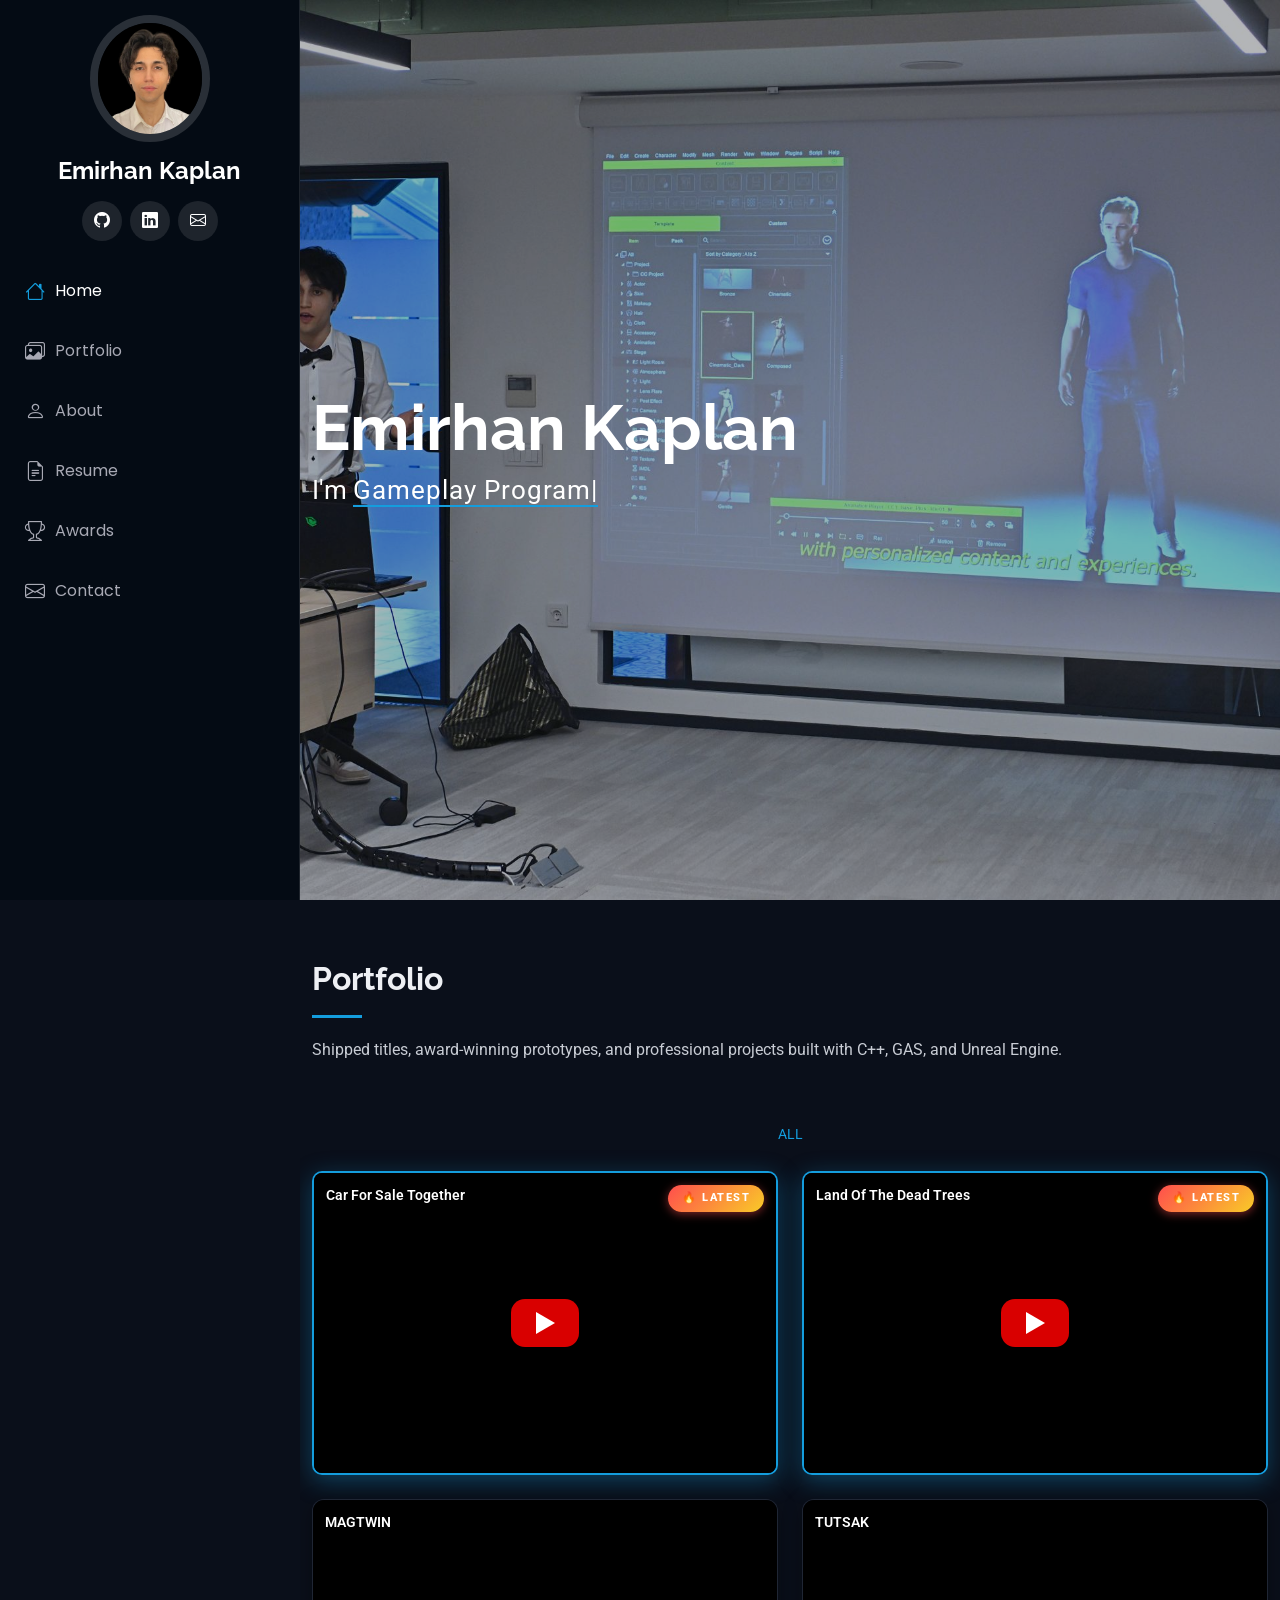
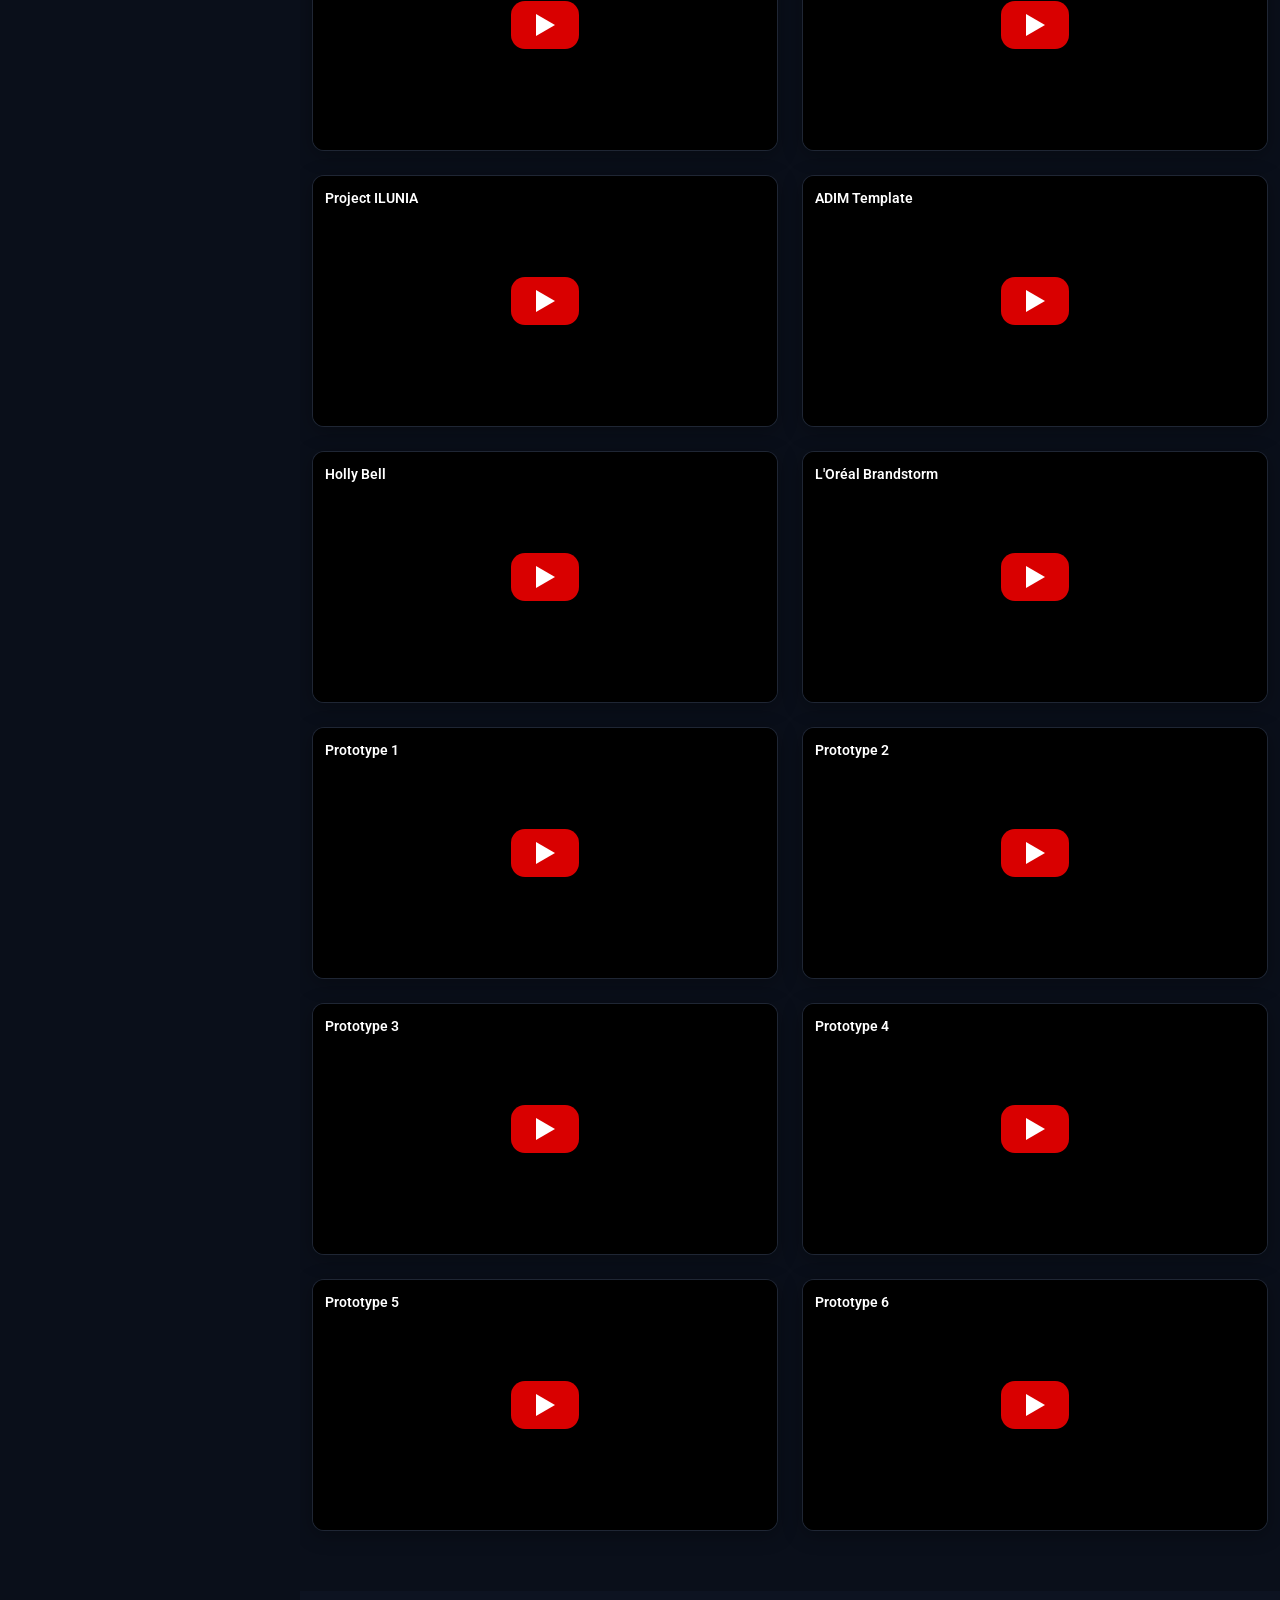
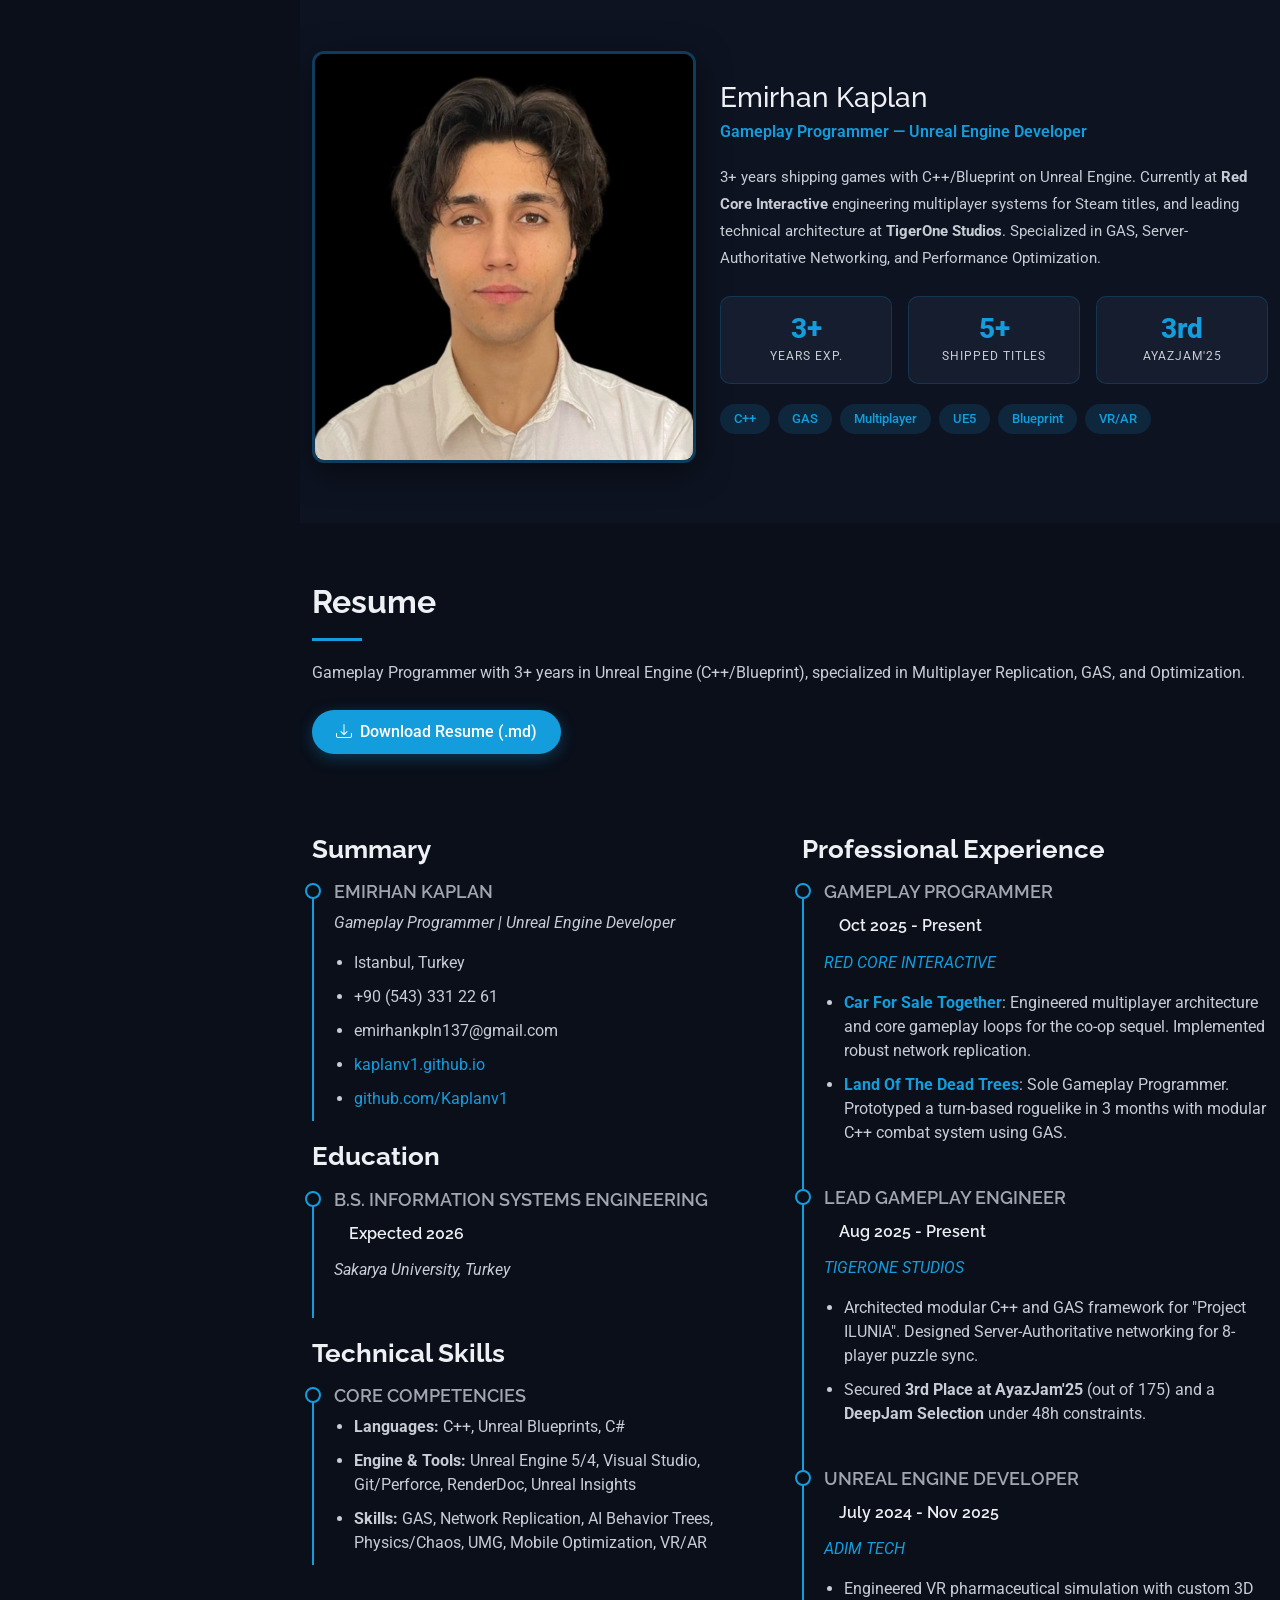
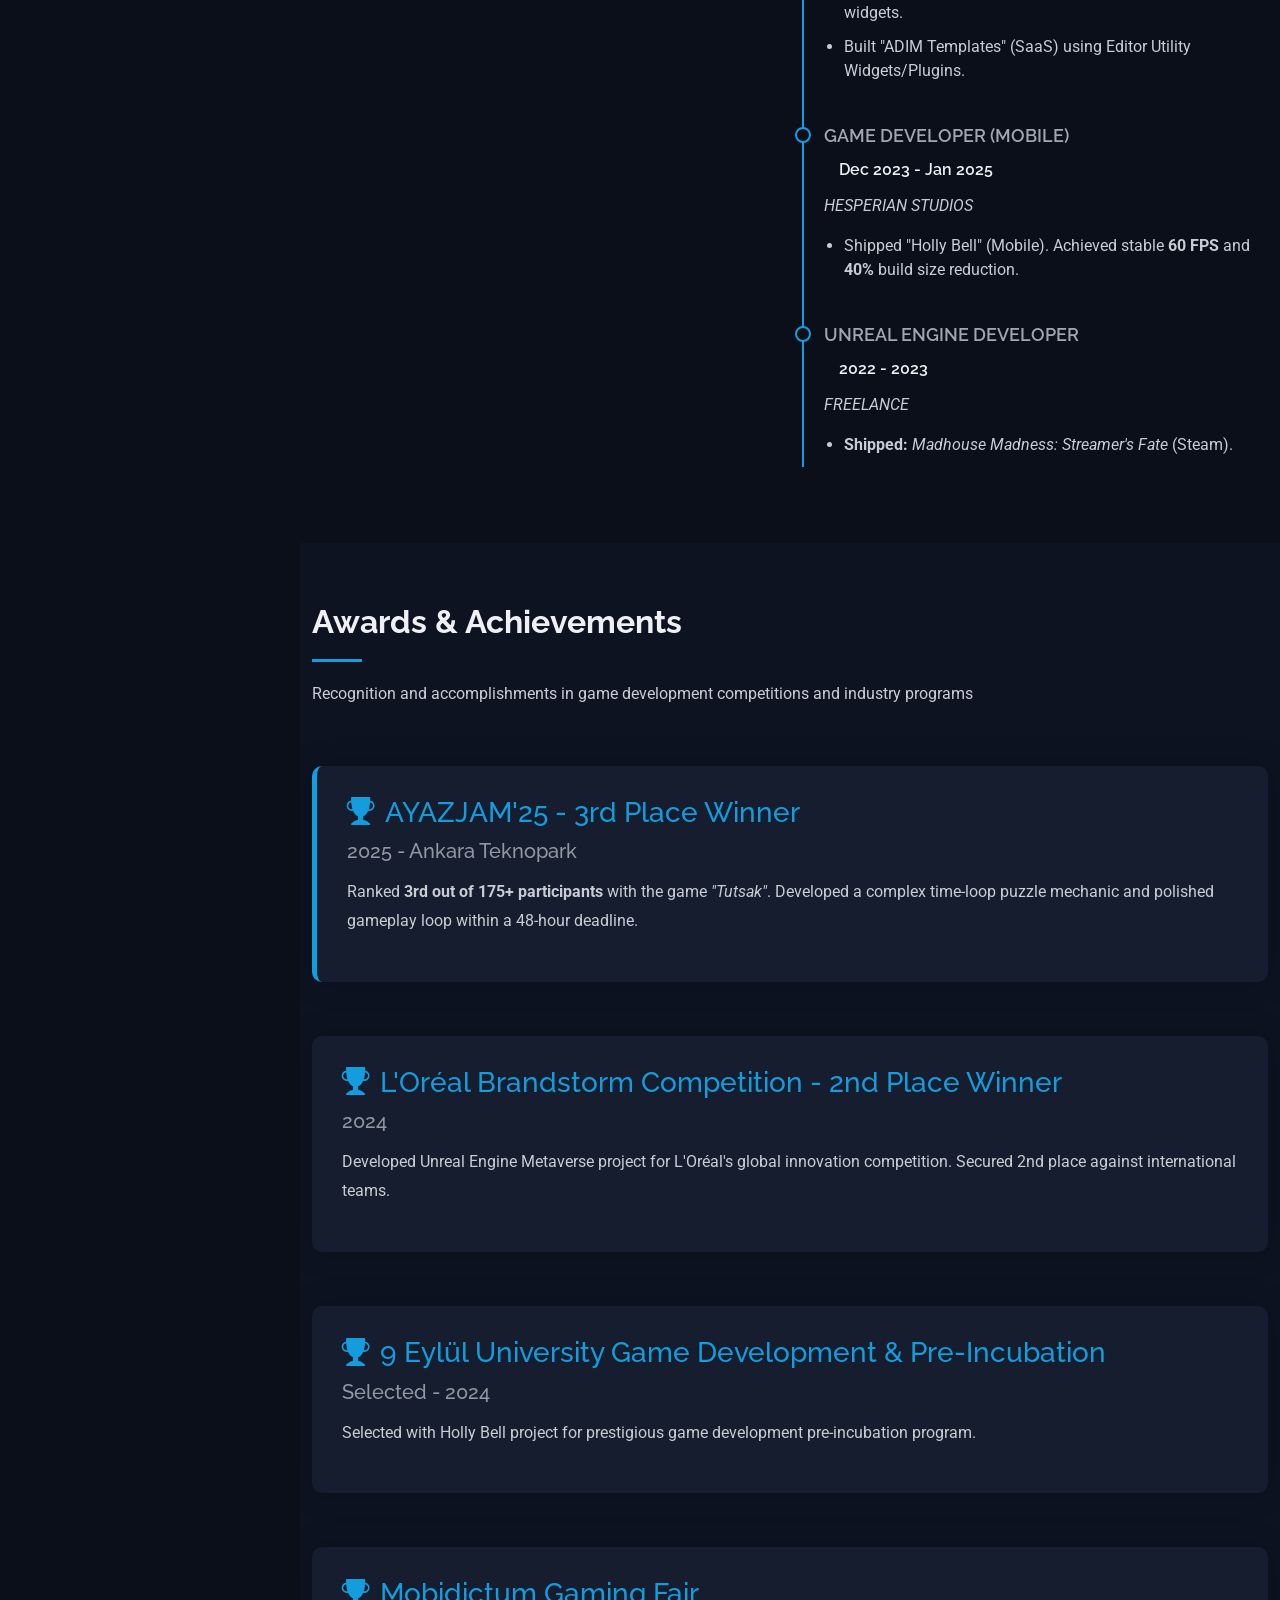
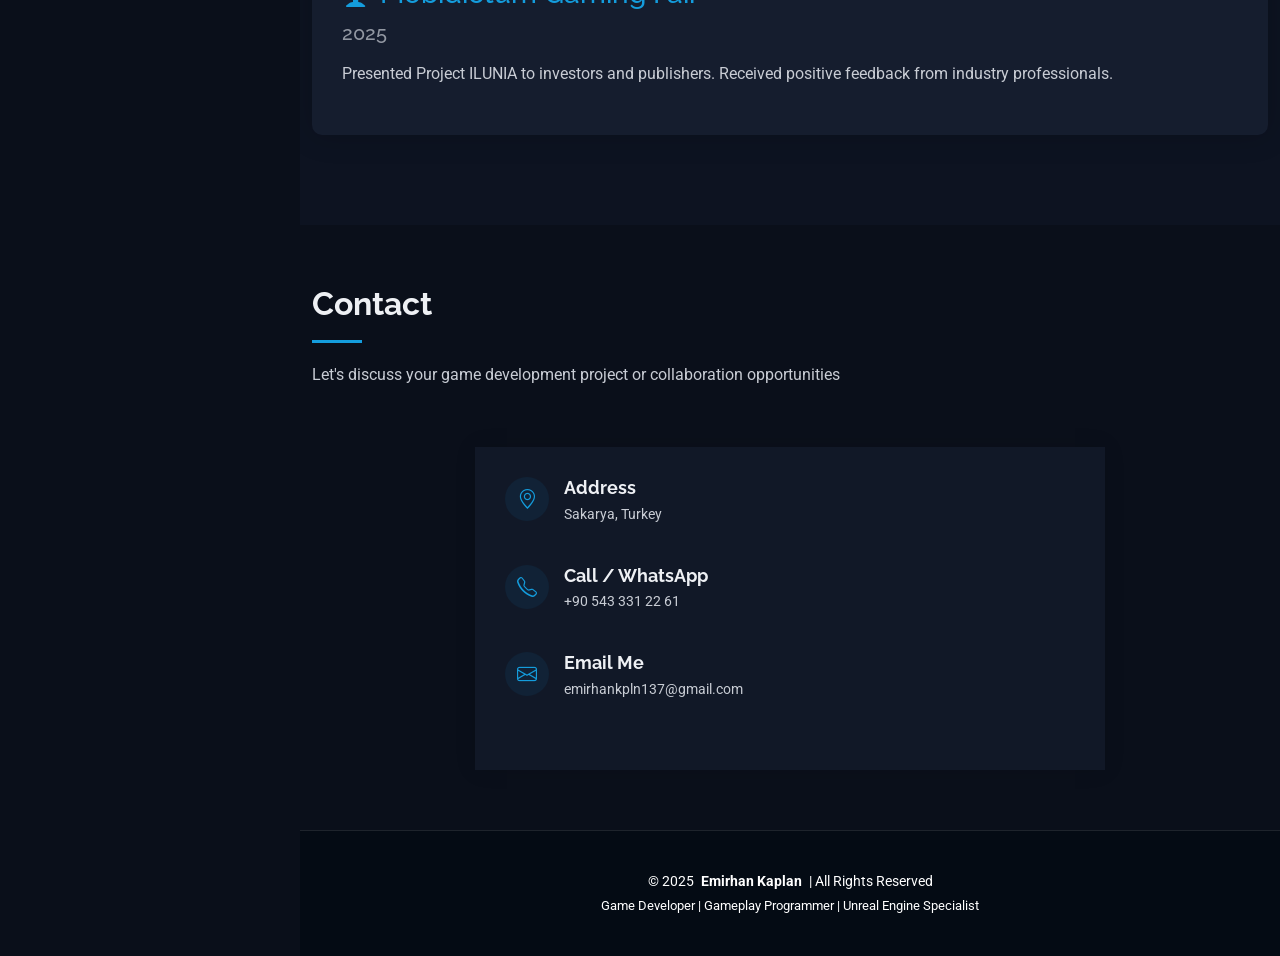
<file: index.html>
<!DOCTYPE html>
<html lang="en">

<head>
  <meta charset="utf-8">
  <meta content="width=device-width, initial-scale=1.0" name="viewport">
  <title>Emirhan Kaplan - Gameplay Programmer & Unreal Engine Developer</title>
  <meta content="Emirhan Kaplan - Gameplay Programmer & Unreal Engine Developer. Specialized in C++, Blueprint, and gameplay systems development." name="description">
  <meta content="Gameplay Programmer, Unreal Engine Developer, C++, Blueprint, Game Development, Unreal Engine 5" name="keywords">

  <link href="assets/img/favicon.png" rel="icon">
  <link href="assets/img/apple-touch-icon.png" rel="apple-touch-icon">

  <link href="https://fonts.googleapis.com" rel="preconnect">
  <link href="https://fonts.gstatic.com" rel="preconnect" crossorigin>
  <link href="https://fonts.googleapis.com/css2?family=Roboto:ital,wght@0,100;0,300;0,400;0,500;0,700;0,900;1,100;1,300;1,400;1,500;1,700;1,900&family=Poppins:ital,wght@0,100;0,200;0,300;0,400;0,500;0,600;0,700;0,800;0,900;1,100;1,200;1,300;1,400;1,500;1,600;1,700;1,800;1,900&family=Raleway:ital,wght@0,100;0,200;0,300;0,400;0,500;0,600;0,700;0,800;0,900;1,100;1,200;1,300;1,400;1,500;1,600;1,700;1,800;1,900&display=swap" rel="stylesheet">

  <link href="assets/vendor/bootstrap/css/bootstrap.min.css" rel="stylesheet">
  <link href="assets/vendor/bootstrap-icons/bootstrap-icons.css" rel="stylesheet">
  <link href="assets/vendor/aos/aos.css" rel="stylesheet">
  <link href="assets/vendor/glightbox/css/glightbox.min.css" rel="stylesheet">
  <link href="assets/vendor/swiper/swiper-bundle.min.css" rel="stylesheet">

  <link href="assets/css/main.css" rel="stylesheet">

  <style>
    /* Lite YouTube Embed - Click to load */
    .lite-yt {
      position: relative;
      display: block;
      width: 100%;
      height: 250px;
      border-radius: 5px;
      overflow: hidden;
      cursor: pointer;
      background-color: #000;
      background-size: cover;
      background-position: center;
    }
    .lite-yt::before {
      content: '';
      position: absolute;
      inset: 0;
      background: linear-gradient(180deg, rgba(0,0,0,0.4) 0%, transparent 50%, rgba(0,0,0,0.6) 100%);
      z-index: 1;
      transition: opacity 0.3s;
    }
    .lite-yt:hover::before {
      opacity: 0.7;
    }
    .lite-yt .lite-yt-title {
      position: absolute;
      top: 12px;
      left: 12px;
      color: #fff;
      font-size: 14px;
      font-weight: 600;
      z-index: 2;
      text-shadow: 0 1px 3px rgba(0,0,0,0.8);
    }
    .lite-yt .play-btn {
      position: absolute;
      top: 50%;
      left: 50%;
      transform: translate(-50%, -50%);
      z-index: 2;
      width: 68px;
      height: 48px;
      background: rgba(255,0,0,0.85);
      border-radius: 14px;
      display: flex;
      align-items: center;
      justify-content: center;
      transition: all 0.3s;
    }
    .lite-yt:hover .play-btn {
      background: #f00;
      transform: translate(-50%, -50%) scale(1.1);
    }
    .lite-yt .play-btn::after {
      content: '';
      border-style: solid;
      border-width: 11px 0 11px 19px;
      border-color: transparent transparent transparent #fff;
    }
    .lite-yt.activated {
      cursor: default;
    }
    .lite-yt.activated::before,
    .lite-yt.activated .play-btn,
    .lite-yt.activated .lite-yt-title {
      display: none;
    }

    /* Featured project badge */
    .featured-badge {
      position: absolute;
      top: 12px;
      right: 12px;
      z-index: 10;
      background: linear-gradient(135deg, #ff4d4d 0%, #f9cb28 100%);
      color: #fff;
      font-size: 11px;
      font-weight: 800;
      letter-spacing: 1.5px;
      padding: 5px 14px;
      border-radius: 20px;
      text-transform: uppercase;
      box-shadow: 0 2px 10px rgba(255,77,77,0.5);
      animation: pulse-badge 2s ease-in-out infinite;
    }
    @keyframes pulse-badge {
      0%, 100% { transform: scale(1); }
      50% { transform: scale(1.05); }
    }

    /* Featured card styles */
    .portfolio-item.featured .portfolio-content {
      box-shadow: 0 6px 25px rgba(20, 157, 221, 0.35);
      border: 2px solid #149ddd;
      border-radius: 10px;
      transition: all 0.3s ease;
    }
    .portfolio-item.featured .portfolio-content:hover {
      box-shadow: 0 8px 35px rgba(20, 157, 221, 0.5);
      transform: translateY(-4px);
    }
    .portfolio-item.featured .lite-yt {
      height: 300px;
    }
  </style>

</head>

<body class="index-page">

  <header id="header" class="header dark-background d-flex flex-column">
    <i class="header-toggle d-xl-none bi bi-list"></i>

    <div class="profile-img">
      <img src="assets/img/my-profile-img.jpg" alt="" class="img-fluid rounded-circle">
    </div>

    <a href="index.html" class="logo d-flex align-items-center justify-content-center">
      <h1 class="sitename">Emirhan Kaplan</h1>
    </a>

    <div class="social-links text-center">
      <a href="https://github.com/Kaplanv1" target="_blank" class="github"><i class="bi bi-github"></i></a>
      <a href="https://www.linkedin.com/in/emirhankpln/" target="_blank" class="linkedin"><i class="bi bi-linkedin"></i></a>
      <a href="mailto:emirhankpln137@gmail.com" class="email"><i class="bi bi-envelope"></i></a>
    </div>

    <nav id="navmenu" class="navmenu">
      <ul>
        <li><a href="#hero" class="active"><i class="bi bi-house navicon"></i>Home</a></li>
        <li><a href="#portfolio"><i class="bi bi-images navicon"></i> Portfolio</a></li>
        <li><a href="#about"><i class="bi bi-person navicon"></i> About</a></li>
        <li><a href="#resume"><i class="bi bi-file-earmark-text navicon"></i> Resume</a></li>
        <li><a href="#testimonials"><i class="bi bi-trophy navicon"></i> Awards</a></li>
        <li><a href="#contact"><i class="bi bi-envelope navicon"></i> Contact</a></li>
      </ul>
    </nav>

  </header>

  <main class="main">

    <section id="hero" class="hero section dark-background">
      <img src="assets/img/hero-bg.jpg" alt="" data-aos="fade-in" class="">
      <div class="container" data-aos="fade-up" data-aos-delay="100">
        <h2>Emirhan Kaplan</h2>
        <p>I'm <span class="typed" data-typed-items="Gameplay Programmer, Unreal Engine Developer">Gameplay Programmer</span><span class="typed-cursor typed-cursor--blink" aria-hidden="true"></span></p>
      </div>
    </section>

    <!-- ═══════════════ PORTFOLIO (First thing recruiters see) ═══════════════ -->
    <section id="portfolio" class="portfolio section">
      <div class="container section-title" data-aos="fade-up">
        <h2>Portfolio</h2>
        <p>Shipped titles, award-winning prototypes, and professional projects built with C++, GAS, and Unreal Engine.</p>
      </div>
      <div class="container">
        <div class="isotope-layout" data-default-filter="*" data-layout="masonry" data-sort="original-order">
          <ul class="portfolio-filters isotope-filters" data-aos="fade-up" data-aos-delay="100">
            <li data-filter="*" class="filter-active">All</li>
          </ul>

          <div class="row gy-4 isotope-container" data-aos="fade-up" data-aos-delay="200">
            
            <!-- ★ FEATURED: Car For Sale Together -->
            <div class="col-lg-6 col-md-6 portfolio-item isotope-item filter-pc featured">
              <div class="portfolio-content h-100" style="position: relative;">
                <span class="featured-badge">🔥 Latest</span>
                <div class="lite-yt" data-id="3eR0lpSpaRw">
                  <div class="lite-yt-title">Car For Sale Together</div>
                  <div class="play-btn"></div>
                </div>
                <div class="portfolio-info">
                  <h4>Car For Sale Together</h4>
                  <p>Multiplayer Architecture & Gameplay Loops</p>
                  <a href="project-car-for-sale.html" title="View Project Details" class="details-link"><i class="bi bi-link-45deg"></i></a>
                </div>
              </div>
            </div>

            <!-- ★ FEATURED: Land of the Dead Trees -->
            <div class="col-lg-6 col-md-6 portfolio-item isotope-item filter-pc featured">
              <div class="portfolio-content h-100" style="position: relative;">
                <span class="featured-badge">🔥 Latest</span>
                <div class="lite-yt" data-id="BxU0s_ycWd4">
                  <div class="lite-yt-title">Land Of The Dead Trees</div>
                  <div class="play-btn"></div>
                </div>
                <div class="portfolio-info">
                  <h4>Land Of The Dead Trees</h4>
                  <p>Modular Combat System in C++ with GAS</p>
                  <a href="project-land-of-dead-trees.html" title="View Project Details" class="details-link"><i class="bi bi-link-45deg"></i></a>
                </div>
              </div>
            </div>

            <div class="col-lg-6 col-md-6 portfolio-item isotope-item filter-pc filter-prototype">
              <div class="portfolio-content h-100">
                <div class="lite-yt" data-id="2goX_wX7Sjc">
                  <div class="lite-yt-title">MAGTWIN</div>
                  <div class="play-btn"></div>
                </div>
                <div class="portfolio-info">
                  <h4>MAGTWIN (DeepJam Selection)</h4>
                  <p>Co-op Physics Puzzle Game</p>
                  <a href="project-magtwin.html" title="View Project Details" class="details-link"><i class="bi bi-link-45deg"></i></a>  
                </div>
              </div>
            </div>

            <div class="col-lg-6 col-md-6 portfolio-item isotope-item filter-pc filter-events">
              <div class="portfolio-content h-100">
                <div class="lite-yt" data-id="Jc1UZt9rqLk">
                  <div class="lite-yt-title">TUTSAK</div>
                  <div class="play-btn"></div>
                </div>
                <div class="portfolio-info">
                  <h4>TUTSAK (AyazJam Winner)</h4>
                  <p>3rd Place Winner - Time Loop Puzzle</p>
                  <a href="project-tutsak.html" title="View Project Details" class="details-link"><i class="bi bi-link-45deg"></i></a>  
                </div>
              </div>
            </div>

            <div class="col-lg-6 col-md-6 portfolio-item isotope-item filter-pc">
              <div class="portfolio-content h-100">
                <div class="lite-yt" data-id="3sx00snLu2A">
                  <div class="lite-yt-title">Project ILUNIA</div>
                  <div class="play-btn"></div>
                </div>
                <div class="portfolio-info">
                  <h4>Project ILUNIA</h4>
                  <p>Co-op Mystery Puzzle</p>
                  <a href="project-ilunia.html" title="More Details" class="details-link"><i class="bi bi-link-45deg"></i></a>
                </div>
              </div>
            </div>
            
            <div class="col-lg-6 col-md-6 portfolio-item isotope-item filter-pc">
              <div class="portfolio-content h-100">
                <div class="lite-yt" data-id="9agpT1baS6w">
                  <div class="lite-yt-title">ADIM Template</div>
                  <div class="play-btn"></div>
                </div>
                <div class="portfolio-info">
                  <h4>ADIM Template</h4>
                  <p>Enterprise SaaS Tool</p>
                  <a href="project-adim.html" title="More Details" class="details-link"><i class="bi bi-link-45deg"></i></a>
                </div>
              </div>
            </div>
            
            <div class="col-lg-6 col-md-6 portfolio-item isotope-item filter-mobile">
              <div class="portfolio-content h-100">
                <div class="lite-yt" data-id="S3wYseSo4BU">
                  <div class="lite-yt-title">Holly Bell</div>
                  <div class="play-btn"></div>
                </div>
                <div class="portfolio-info">
                  <h4>Holly Bell</h4>
                  <p>Mobile Horror Puzzle</p>
                  <a href="project-hollybell.html" title="More Details" class="details-link"><i class="bi bi-link-45deg"></i></a>
                </div>
              </div>
            </div>
            
            <div class="col-lg-6 col-md-6 portfolio-item isotope-item filter-events">
              <div class="portfolio-content h-100">
                <div class="lite-yt" data-id="Ab5HMRR4nso">
                  <div class="lite-yt-title">L'Oréal Brandstorm</div>
                  <div class="play-btn"></div>
                </div>
                <div class="portfolio-info">
                  <h4>L'Oréal Brandstorm Competition</h4>
                  <p>2nd Place - Metaverse Project</p>
                  <a href="project-loreal.html" title="More Details" class="details-link"><i class="bi bi-link-45deg"></i></a>
                </div>
              </div>
            </div>
            
            <div class="col-lg-6 col-md-6 portfolio-item isotope-item filter-prototype">
              <div class="portfolio-content h-100">
                <div class="lite-yt" data-id="irz0FT6CfyA">
                  <div class="lite-yt-title">Prototype 1</div>
                  <div class="play-btn"></div>
                </div>
                <div class="portfolio-info">
                  <h4>Prototype Project 1</h4>
                  <p>Gameplay Mechanics</p>
                  <a href="project-prototype-1.html" title="More Details" class="details-link"><i class="bi bi-link-45deg"></i></a>
                </div>
              </div>
            </div>
            
            <div class="col-lg-6 col-md-6 portfolio-item isotope-item filter-prototype">
              <div class="portfolio-content h-100">
                <div class="lite-yt" data-id="0tYaPpIiFuA">
                  <div class="lite-yt-title">Prototype 2</div>
                  <div class="play-btn"></div>
                </div>
                <div class="portfolio-info">
                  <h4>Prototype Project 2</h4>
                  <p>Gameplay Mechanics</p>
                  <a href="project-prototype-2.html" title="More Details" class="details-link"><i class="bi bi-link-45deg"></i></a>
                </div>
              </div>
            </div>
            
            <div class="col-lg-6 col-md-6 portfolio-item isotope-item filter-prototype">
              <div class="portfolio-content h-100">
                <div class="lite-yt" data-id="JFN-4vr9k-Q">
                  <div class="lite-yt-title">Prototype 3</div>
                  <div class="play-btn"></div>
                </div>
                <div class="portfolio-info">
                  <h4>Prototype Project 3</h4>
                  <p>Gameplay Mechanics</p>
                  <a href="project-prototype-3.html" title="More Details" class="details-link"><i class="bi bi-link-45deg"></i></a>
                </div>
              </div>
            </div>
            
            <div class="col-lg-6 col-md-6 portfolio-item isotope-item filter-prototype">
              <div class="portfolio-content h-100">
                <div class="lite-yt" data-id="eBG2Y5BoEfI">
                  <div class="lite-yt-title">Prototype 4</div>
                  <div class="play-btn"></div>
                </div>
                <div class="portfolio-info">
                  <h4>Prototype Project 4</h4>
                  <p>Gameplay Mechanics</p>
                  <a href="project-prototype-4.html" title="More Details" class="details-link"><i class="bi bi-link-45deg"></i></a>
                </div>
              </div>
            </div>
            
            <div class="col-lg-6 col-md-6 portfolio-item isotope-item filter-prototype">
              <div class="portfolio-content h-100">
                <div class="lite-yt" data-id="ESzmMUERppo">
                  <div class="lite-yt-title">Prototype 5</div>
                  <div class="play-btn"></div>
                </div>
                <div class="portfolio-info">
                  <h4>Prototype Project 5</h4>
                  <p>Gameplay Mechanics</p>
                  <a href="project-prototype-5.html" title="More Details" class="details-link"><i class="bi bi-link-45deg"></i></a>
                </div>
              </div>
            </div>
            
            <div class="col-lg-6 col-md-6 portfolio-item isotope-item filter-prototype">
              <div class="portfolio-content h-100">
                <div class="lite-yt" data-id="ePYhBY4J570">
                  <div class="lite-yt-title">Prototype 6</div>
                  <div class="play-btn"></div>
                </div>
                <div class="portfolio-info">
                  <h4>Prototype Project 6</h4>
                  <p>Gameplay Mechanics</p>
                  <a href="project-prototype-6.html" title="More Details" class="details-link"><i class="bi bi-link-45deg"></i></a>
                </div>
              </div>
            </div>

          </div>
        </div>
      </div>
    </section>

    <!-- ═══════════════ ABOUT (Compact & Impactful) ═══════════════ -->
    <section id="about" class="about section light-background">
      <div class="container" data-aos="fade-up">
        <div class="row gy-4 align-items-center">
          <div class="col-lg-5" data-aos="fade-right" data-aos-delay="100">
            <img src="assets/img/my-profile-img.jpg" class="img-fluid" alt="Emirhan Kaplan" style="border-radius: 12px; box-shadow: 0 8px 32px rgba(0,0,0,0.5); border: 3px solid rgba(20, 157, 221, 0.3);">
          </div>
          <div class="col-lg-7" data-aos="fade-left" data-aos-delay="200">
            <h2 style="font-size: 28px; margin-bottom: 6px;">Emirhan Kaplan</h2>
            <p style="color: var(--accent-color); font-size: 16px; font-weight: 600; margin-bottom: 20px;">Gameplay Programmer — Unreal Engine Developer</p>
            <p style="font-size: 15px; line-height: 1.8; margin-bottom: 24px;">
              3+ years shipping games with C++/Blueprint on Unreal Engine. Currently at <strong>Red Core Interactive</strong> engineering multiplayer systems for Steam titles, and leading technical architecture at <strong>TigerOne Studios</strong>. Specialized in GAS, Server-Authoritative Networking, and Performance Optimization.
            </p>

            <!-- Impact Metrics -->
            <div class="row g-3" style="margin-bottom: 20px;">
              <div class="col-4">
                <div style="text-align: center; padding: 18px 10px; background: var(--surface-color); border-radius: 10px; border: 1px solid rgba(20,157,221,0.2);">
                  <div style="font-size: 28px; font-weight: 800; color: var(--accent-color); line-height: 1;">3+</div>
                  <div style="font-size: 12px; color: var(--default-color); margin-top: 4px; text-transform: uppercase; letter-spacing: 1px;">Years Exp.</div>
                </div>
              </div>
              <div class="col-4">
                <div style="text-align: center; padding: 18px 10px; background: var(--surface-color); border-radius: 10px; border: 1px solid rgba(20,157,221,0.2);">
                  <div style="font-size: 28px; font-weight: 800; color: var(--accent-color); line-height: 1;">5+</div>
                  <div style="font-size: 12px; color: var(--default-color); margin-top: 4px; text-transform: uppercase; letter-spacing: 1px;">Shipped Titles</div>
                </div>
              </div>
              <div class="col-4">
                <div style="text-align: center; padding: 18px 10px; background: var(--surface-color); border-radius: 10px; border: 1px solid rgba(20,157,221,0.2);">
                  <div style="font-size: 28px; font-weight: 800; color: var(--accent-color); line-height: 1;">3rd</div>
                  <div style="font-size: 12px; color: var(--default-color); margin-top: 4px; text-transform: uppercase; letter-spacing: 1px;">AyazJam'25</div>
                </div>
              </div>
            </div>

            <!-- Tech Tags -->
            <div style="display: flex; flex-wrap: wrap; gap: 8px;">
              <span style="padding: 5px 14px; background: rgba(20,157,221,0.15); color: var(--accent-color); border-radius: 20px; font-size: 13px; font-weight: 500;">C++</span>
              <span style="padding: 5px 14px; background: rgba(20,157,221,0.15); color: var(--accent-color); border-radius: 20px; font-size: 13px; font-weight: 500;">GAS</span>
              <span style="padding: 5px 14px; background: rgba(20,157,221,0.15); color: var(--accent-color); border-radius: 20px; font-size: 13px; font-weight: 500;">Multiplayer</span>
              <span style="padding: 5px 14px; background: rgba(20,157,221,0.15); color: var(--accent-color); border-radius: 20px; font-size: 13px; font-weight: 500;">UE5</span>
              <span style="padding: 5px 14px; background: rgba(20,157,221,0.15); color: var(--accent-color); border-radius: 20px; font-size: 13px; font-weight: 500;">Blueprint</span>
              <span style="padding: 5px 14px; background: rgba(20,157,221,0.15); color: var(--accent-color); border-radius: 20px; font-size: 13px; font-weight: 500;">VR/AR</span>
            </div>
          </div>
        </div>
      </div>
    </section>

    <!-- ═══════════════ RESUME ═══════════════ -->
    <section id="resume" class="resume section">
      <div class="container section-title" data-aos="fade-up">
        <h2>Resume</h2>
        <p>Gameplay Programmer with 3+ years in Unreal Engine (C++/Blueprint), specialized in Multiplayer Replication, GAS, and Optimization.</p>
        <div style="margin-top: 25px;">
          <a href="resume.md" download="Emirhan_Kaplan_Resume.md" class="resume-download-btn"><i class="bi bi-download" style="margin-right: 8px;"></i>Download Resume (.md)</a>
        </div>
      </div>
      <div class="container">
        <div class="row">
          <div class="col-lg-6" data-aos="fade-up" data-aos-delay="100">
            <h3 class="resume-title">Summary</h3>
            <div class="resume-item pb-0">
              <h4>Emirhan Kaplan</h4>
              <p><em>Gameplay Programmer | Unreal Engine Developer</em></p>
              <ul>
                <li>Istanbul, Turkey</li>
                <li>+90 (543) 331 22 61</li>
                <li>emirhankpln137@gmail.com</li>
                <li><a href="https://kaplanv1.github.io" target="_blank">kaplanv1.github.io</a></li>
                <li><a href="https://github.com/Kaplanv1" target="_blank">github.com/Kaplanv1</a></li>
              </ul>
            </div>

            <h3 class="resume-title">Education</h3>
            <div class="resume-item">
              <h4>B.S. Information Systems Engineering</h4>
              <h5>Expected 2026</h5>
              <p><em>Sakarya University, Turkey</em></p>
            </div>

            <h3 class="resume-title">Technical Skills</h3>
            <div class="resume-item">
              <h4>Core Competencies</h4>
              <ul>
                <li><strong>Languages:</strong> C++, Unreal Blueprints, C#</li>
                <li><strong>Engine & Tools:</strong> Unreal Engine 5/4, Visual Studio, Git/Perforce, RenderDoc, Unreal Insights</li>
                <li><strong>Skills:</strong> GAS, Network Replication, AI Behavior Trees, Physics/Chaos, UMG, Mobile Optimization, VR/AR</li>
              </ul>
            </div>
          </div>

          <div class="col-lg-6" data-aos="fade-up" data-aos-delay="200">
            <h3 class="resume-title">Professional Experience</h3>
            
            <div class="resume-item">
              <h4>Gameplay Programmer</h4>
              <h5>Oct 2025 - Present</h5>
              <p><em><a href="https://store.steampowered.com/curator/45941845-Red-Core-Interactive/" target="_blank">RED CORE INTERACTIVE</a></em></p>
              <ul>
                <li><strong><a href="https://store.steampowered.com/app/3765640/Car_For_Sale_Together/" target="_blank">Car For Sale Together</a></strong>: Engineered multiplayer architecture and core gameplay loops for the co-op sequel. Implemented robust network replication.</li>
                <li><strong><a href="https://store.steampowered.com/app/4362270/Land_of_the_Dead_Trees/" target="_blank">Land Of The Dead Trees</a></strong>: Sole Gameplay Programmer. Prototyped a turn-based roguelike in 3 months with modular C++ combat system using GAS.</li>
              </ul>
            </div>
            
            <div class="resume-item">
              <h4>Lead Gameplay Engineer</h4>
              <h5>Aug 2025 - Present</h5>
              <p><em><a href="https://www.tigerone.studio/" target="_blank">TIGERONE STUDIOS</a></em></p>
              <ul>
                <li>Architected modular C++ and GAS framework for "Project ILUNIA". Designed Server-Authoritative networking for 8-player puzzle sync.</li>
                <li>Secured <strong>3rd Place at AyazJam'25</strong> (out of 175) and a <strong>DeepJam Selection</strong> under 48h constraints.</li>
              </ul>
            </div>

            <div class="resume-item">
              <h4>Unreal Engine Developer</h4>
              <h5>July 2024 - Nov 2025</h5>
              <p><em><a href="https://adim.tech/" target="_blank">ADIM TECH</a></em></p>
              <ul>
                <li>Engineered VR pharmaceutical simulation with custom 3D widgets.</li>
                <li>Built "ADIM Templates" (SaaS) using Editor Utility Widgets/Plugins.</li>
              </ul>
            </div>

            <div class="resume-item">
              <h4>Game Developer (Mobile)</h4>
              <h5>Dec 2023 - Jan 2025</h5>
              <p><em>HESPERIAN STUDIOS</em></p>
              <ul>
                <li>Shipped "Holly Bell" (Mobile). Achieved stable <strong>60 FPS</strong> and <strong>40%</strong> build size reduction.</li>
              </ul>
            </div>
            
            <div class="resume-item">
              <h4>Unreal Engine Developer</h4>
              <h5>2022 - 2023</h5>
              <p><em>FREELANCE</em></p>
              <ul>
                <li><strong>Shipped:</strong> <em>Madhouse Madness: Streamer's Fate</em> (Steam).</li>
              </ul>
            </div>
          </div>
        </div>
      </div>
    </section>

    <!-- ═══════════════ AWARDS ═══════════════ -->
    <section id="testimonials" class="testimonials section light-background">
      <div class="container section-title" data-aos="fade-up">
        <h2>Awards & Achievements</h2>
        <p>Recognition and accomplishments in game development competitions and industry programs</p>
      </div>
      <div class="container" data-aos="fade-up" data-aos-delay="100">
        <div class="row gy-4">
          
          <div class="col-lg-12" data-aos="fade-up" data-aos-delay="100">
            <div class="award-item" style="padding: 30px; background: var(--surface-color); border-radius: 10px; box-shadow: 0px 0 30px rgba(0,0,0,0.2); margin-bottom: 30px; border-left: 5px solid #149ddd;">
              <h3 style="color: #149ddd; margin-bottom: 10px;"><i class="bi bi-trophy-fill" style="margin-right: 10px;"></i>AYAZJAM'25 - 3rd Place Winner</h3>
              <h5 style="color: var(--default-color); opacity: 0.7; margin-bottom: 15px; font-weight: 500;">2025 - Ankara Teknopark</h5>
              <p style="color: var(--default-color); line-height: 1.8;">
                Ranked <strong>3rd out of 175+ participants</strong> with the game <em>"Tutsak"</em>. Developed a complex time-loop puzzle mechanic and polished gameplay loop within a 48-hour deadline.
              </p>
            </div>
          </div>

          <div class="col-lg-12" data-aos="fade-up" data-aos-delay="100">
            <div class="award-item" style="padding: 30px; background: var(--surface-color); border-radius: 10px; box-shadow: 0px 0 30px rgba(0,0,0,0.2); margin-bottom: 30px;">
              <h3 style="color: #149ddd; margin-bottom: 10px;"><i class="bi bi-trophy-fill" style="margin-right: 10px;"></i>L'Oréal Brandstorm Competition - 2nd Place Winner</h3>
              <h5 style="color: var(--default-color); opacity: 0.7; margin-bottom: 15px; font-weight: 500;">2024</h5>
              <p style="color: var(--default-color); line-height: 1.8;">Developed Unreal Engine Metaverse project for L'Oréal's global innovation competition. Secured 2nd place against international teams.</p>
            </div>
          </div>

          <div class="col-lg-12" data-aos="fade-up" data-aos-delay="200">
            <div class="award-item" style="padding: 30px; background: var(--surface-color); border-radius: 10px; box-shadow: 0px 0 30px rgba(0,0,0,0.2); margin-bottom: 30px;">
              <h3 style="color: #149ddd; margin-bottom: 10px;"><i class="bi bi-trophy-fill" style="margin-right: 10px;"></i>9 Eylül University Game Development & Pre-Incubation</h3>
              <h5 style="color: var(--default-color); opacity: 0.7; margin-bottom: 15px; font-weight: 500;">Selected - 2024</h5>
              <p style="color: var(--default-color); line-height: 1.8;">Selected with Holly Bell project for prestigious game development pre-incubation program.</p>
            </div>
          </div>

          <div class="col-lg-12" data-aos="fade-up" data-aos-delay="300">
            <div class="award-item" style="padding: 30px; background: var(--surface-color); border-radius: 10px; box-shadow: 0px 0 30px rgba(0,0,0,0.2); margin-bottom: 30px;">
              <h3 style="color: #149ddd; margin-bottom: 10px;"><i class="bi bi-trophy-fill" style="margin-right: 10px;"></i>Mobidictum Gaming Fair</h3>
              <h5 style="color: var(--default-color); opacity: 0.7; margin-bottom: 15px; font-weight: 500;">2025</h5>
              <p style="color: var(--default-color); line-height: 1.8;">Presented Project ILUNIA to investors and publishers. Received positive feedback from industry professionals.</p>
            </div>
          </div>

        </div>
      </div>
    </section>

    <section id="contact" class="contact section">
      <div class="container section-title" data-aos="fade-up">
        <h2>Contact</h2>
        <p>Let's discuss your game development project or collaboration opportunities</p>
      </div>
      <div class="container" data-aos="fade-up" data-aos-delay="100">
        <div class="row gy-4 justify-content-center">
          <div class="col-lg-8">
            <div class="info-wrap">
              <div class="info-item d-flex" data-aos="fade-up" data-aos-delay="200">
                <i class="bi bi-geo-alt flex-shrink-0"></i>
                <div>
                  <h3>Address</h3>
                  <p>Sakarya, Turkey</p>
                </div>
              </div>
              <div class="info-item d-flex" data-aos="fade-up" data-aos-delay="300">
                <i class="bi bi-telephone flex-shrink-0"></i>
                <div>
                  <h3>Call / WhatsApp</h3>
                  <p>+90 543 331 22 61</p>
                </div>
              </div>
              <div class="info-item d-flex" data-aos="fade-up" data-aos-delay="400">
                <i class="bi bi-envelope flex-shrink-0"></i>
                <div>
                  <h3>Email Me</h3>
                  <p>emirhankpln137@gmail.com</p>
                </div>
              </div>
            </div>
          </div>
        </div>
      </div>
    </section>

  </main>

  <footer id="footer" class="footer position-relative dark-background">
    <div class="container">
      <div class="copyright text-center ">
        <p>© 2025 <strong class="px-1 sitename">Emirhan Kaplan</strong> | All Rights Reserved</p>
      </div>
      <div class="credits">
        Game Developer | Gameplay Programmer | Unreal Engine Specialist
      </div>
    </div>
  </footer>

  <a href="#" id="scroll-top" class="scroll-top d-flex align-items-center justify-content-center"><i class="bi bi-arrow-up-short"></i></a>

  <div id="preloader"></div>

  <script src="assets/vendor/bootstrap/js/bootstrap.bundle.min.js"></script>
  <script src="assets/vendor/aos/aos.js"></script>
  <script src="assets/vendor/typed.js/typed.umd.js"></script>
  <script src="assets/vendor/purecounter/purecounter_vanilla.js"></script>
  <script src="assets/vendor/waypoints/noframework.waypoints.js"></script>
  <script src="assets/vendor/glightbox/js/glightbox.min.js"></script>
  <script src="assets/vendor/imagesloaded/imagesloaded.pkgd.min.js"></script>
  <script src="assets/vendor/isotope-layout/isotope.pkgd.min.js"></script>
  <script src="assets/vendor/swiper/swiper-bundle.min.js"></script>

  <script src="assets/js/main.js"></script>

  <!-- Lite YouTube Embed: load thumbnails, create iframe only on click -->
  <script>
    (function() {
      // Set YouTube thumbnail as background
      document.querySelectorAll('.lite-yt').forEach(function(el) {
        var videoId = el.getAttribute('data-id');
        // Use hqdefault for fast load (smaller than maxresdefault)
        el.style.backgroundImage = 'url(https://i.ytimg.com/vi/' + videoId + '/hqdefault.jpg)';
        
        el.addEventListener('click', function() {
          if (el.classList.contains('activated')) return;
          var iframe = document.createElement('iframe');
          iframe.setAttribute('src', 'https://www.youtube.com/embed/' + videoId + '?autoplay=1');
          iframe.setAttribute('frameborder', '0');
          iframe.setAttribute('allow', 'accelerometer; autoplay; clipboard-write; encrypted-media; gyroscope; picture-in-picture');
          iframe.setAttribute('allowfullscreen', '');
          iframe.style.width = '100%';
          iframe.style.height = '100%';
          iframe.style.position = 'absolute';
          iframe.style.inset = '0';
          iframe.style.borderRadius = '5px';
          el.appendChild(iframe);
          el.classList.add('activated');
        });
      });
    })();
  </script>

</body>

</html>
</file>
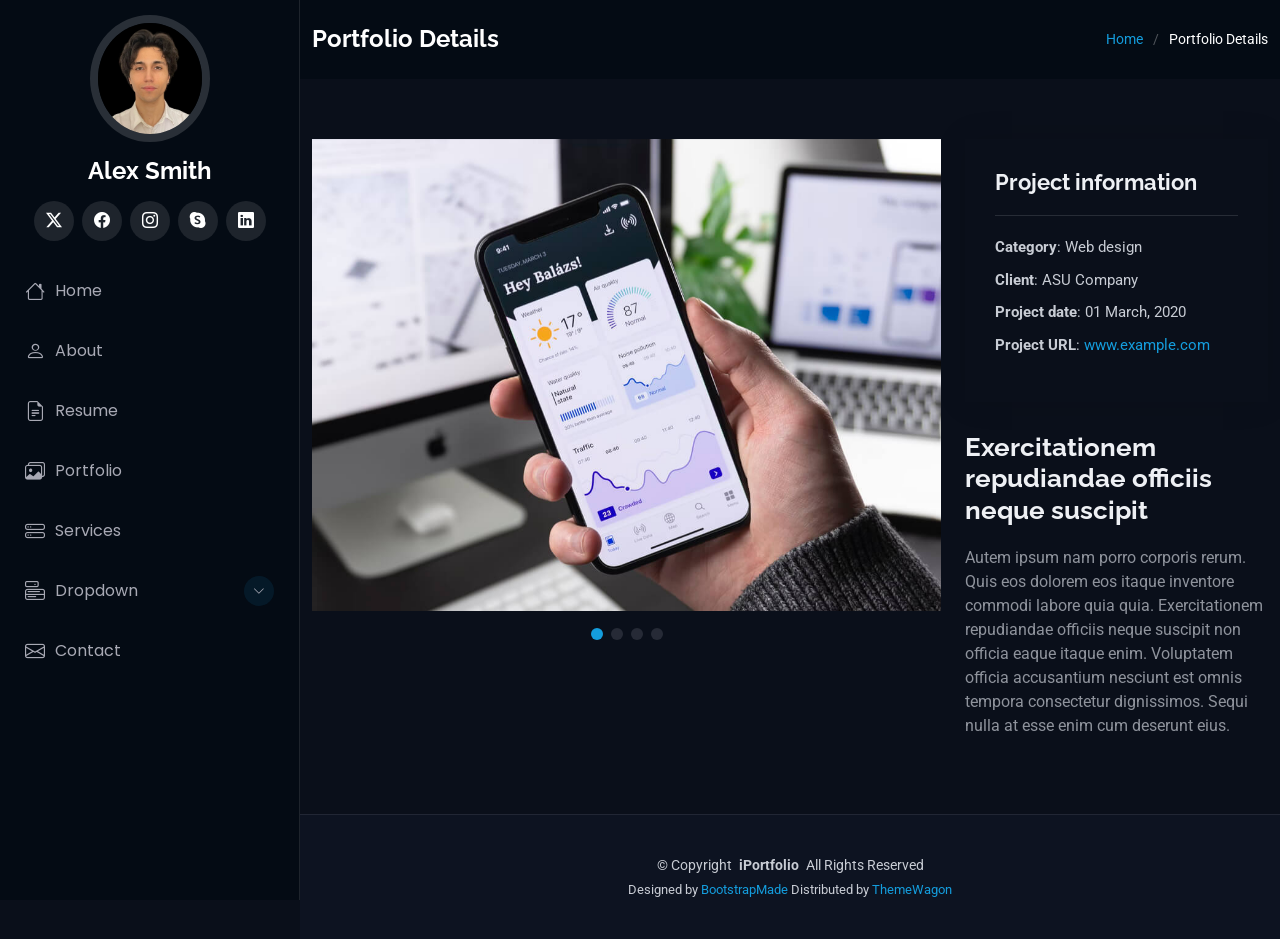
<file: portfolio-details.html>
<!DOCTYPE html>
<html lang="en">

<head>
  <meta charset="utf-8">
  <meta content="width=device-width, initial-scale=1.0" name="viewport">
  <title>Portfolio Details - iPortfolio Bootstrap Template</title>
  <meta content="" name="description">
  <meta content="" name="keywords">

  <!-- Favicons -->
  <link href="assets/img/favicon.png" rel="icon">
  <link href="assets/img/apple-touch-icon.png" rel="apple-touch-icon">

  <!-- Fonts -->
  <link href="https://fonts.googleapis.com" rel="preconnect">
  <link href="https://fonts.gstatic.com" rel="preconnect" crossorigin>
  <link href="https://fonts.googleapis.com/css2?family=Roboto:ital,wght@0,100;0,300;0,400;0,500;0,700;0,900;1,100;1,300;1,400;1,500;1,700;1,900&family=Poppins:ital,wght@0,100;0,200;0,300;0,400;0,500;0,600;0,700;0,800;0,900;1,100;1,200;1,300;1,400;1,500;1,600;1,700;1,800;1,900&family=Raleway:ital,wght@0,100;0,200;0,300;0,400;0,500;0,600;0,700;0,800;0,900;1,100;1,200;1,300;1,400;1,500;1,600;1,700;1,800;1,900&display=swap" rel="stylesheet">

  <!-- Vendor CSS Files -->
  <link href="assets/vendor/bootstrap/css/bootstrap.min.css" rel="stylesheet">
  <link href="assets/vendor/bootstrap-icons/bootstrap-icons.css" rel="stylesheet">
  <link href="assets/vendor/aos/aos.css" rel="stylesheet">
  <link href="assets/vendor/glightbox/css/glightbox.min.css" rel="stylesheet">
  <link href="assets/vendor/swiper/swiper-bundle.min.css" rel="stylesheet">

  <!-- Main CSS File -->
  <link href="assets/css/main.css" rel="stylesheet">

  <!-- =======================================================
  * Template Name: iPortfolio
  * Template URL: https://bootstrapmade.com/iportfolio-bootstrap-portfolio-websites-template/
  * Updated: Jun 29 2024 with Bootstrap v5.3.3
  * Author: BootstrapMade.com
  * License: https://bootstrapmade.com/license/
  ======================================================== -->
</head>

<body class="portfolio-details-page">

  <header id="header" class="header dark-background d-flex flex-column">
    <i class="header-toggle d-xl-none bi bi-list"></i>

    <div class="profile-img">
      <img src="assets/img/my-profile-img.jpg" alt="" class="img-fluid rounded-circle">
    </div>

    <a href="index.html" class="logo d-flex align-items-center justify-content-center">
      <!-- Uncomment the line below if you also wish to use an image logo -->
      <!-- <img src="assets/img/logo.png" alt=""> -->
      <h1 class="sitename">Alex Smith</h1>
    </a>

    <div class="social-links text-center">
      <a href="#" class="twitter"><i class="bi bi-twitter-x"></i></a>
      <a href="#" class="facebook"><i class="bi bi-facebook"></i></a>
      <a href="#" class="instagram"><i class="bi bi-instagram"></i></a>
      <a href="#" class="google-plus"><i class="bi bi-skype"></i></a>
      <a href="#" class="linkedin"><i class="bi bi-linkedin"></i></a>
    </div>

    <nav id="navmenu" class="navmenu">
      <ul>
        <li><a href="#hero"><i class="bi bi-house navicon"></i>Home</a></li>
        <li><a href="#about"><i class="bi bi-person navicon"></i> About</a></li>
        <li><a href="#resume"><i class="bi bi-file-earmark-text navicon"></i> Resume</a></li>
        <li><a href="#portfolio"><i class="bi bi-images navicon"></i> Portfolio</a></li>
        <li><a href="#services"><i class="bi bi-hdd-stack navicon"></i> Services</a></li>
        <li class="dropdown"><a href="#"><i class="bi bi-menu-button navicon"></i> <span>Dropdown</span> <i class="bi bi-chevron-down toggle-dropdown"></i></a>
          <ul>
            <li><a href="#">Dropdown 1</a></li>
            <li class="dropdown"><a href="#"><span>Deep Dropdown</span> <i class="bi bi-chevron-down toggle-dropdown"></i></a>
              <ul>
                <li><a href="#">Deep Dropdown 1</a></li>
                <li><a href="#">Deep Dropdown 2</a></li>
                <li><a href="#">Deep Dropdown 3</a></li>
                <li><a href="#">Deep Dropdown 4</a></li>
                <li><a href="#">Deep Dropdown 5</a></li>
              </ul>
            </li>
            <li><a href="#">Dropdown 2</a></li>
            <li><a href="#">Dropdown 3</a></li>
            <li><a href="#">Dropdown 4</a></li>
          </ul>
        </li>
        <li><a href="#contact"><i class="bi bi-envelope navicon"></i> Contact</a></li>
      </ul>
    </nav>

  </header>

  <main class="main">

    <!-- Page Title -->
    <div class="page-title dark-background">
      <div class="container d-lg-flex justify-content-between align-items-center">
        <h1 class="mb-2 mb-lg-0">Portfolio Details</h1>
        <nav class="breadcrumbs">
          <ol>
            <li><a href="index.html">Home</a></li>
            <li class="current">Portfolio Details</li>
          </ol>
        </nav>
      </div>
    </div><!-- End Page Title -->

    <!-- Portfolio Details Section -->
    <section id="portfolio-details" class="portfolio-details section">

      <div class="container" data-aos="fade-up" data-aos-delay="100">

        <div class="row gy-4">

          <div class="col-lg-8">
            <div class="portfolio-details-slider swiper init-swiper">

              <script type="application/json" class="swiper-config">
                {
                  "loop": true,
                  "speed": 600,
                  "autoplay": {
                    "delay": 5000
                  },
                  "slidesPerView": "auto",
                  "pagination": {
                    "el": ".swiper-pagination",
                    "type": "bullets",
                    "clickable": true
                  }
                }
              </script>

              <div class="swiper-wrapper align-items-center">

                <div class="swiper-slide">
                  <img src="assets/img/portfolio/app-1.jpg" alt="">
                </div>

                <div class="swiper-slide">
                  <img src="assets/img/portfolio/product-1.jpg" alt="">
                </div>

                <div class="swiper-slide">
                  <img src="assets/img/portfolio/branding-1.jpg" alt="">
                </div>

                <div class="swiper-slide">
                  <img src="assets/img/portfolio/books-1.jpg" alt="">
                </div>

              </div>
              <div class="swiper-pagination"></div>
            </div>
          </div>

          <div class="col-lg-4">
            <div class="portfolio-info" data-aos="fade-up" data-aos-delay="200">
              <h3>Project information</h3>
              <ul>
                <li><strong>Category</strong>: Web design</li>
                <li><strong>Client</strong>: ASU Company</li>
                <li><strong>Project date</strong>: 01 March, 2020</li>
                <li><strong>Project URL</strong>: <a href="#">www.example.com</a></li>
              </ul>
            </div>
            <div class="portfolio-description" data-aos="fade-up" data-aos-delay="300">
              <h2>Exercitationem repudiandae officiis neque suscipit</h2>
              <p>
                Autem ipsum nam porro corporis rerum. Quis eos dolorem eos itaque inventore commodi labore quia quia. Exercitationem repudiandae officiis neque suscipit non officia eaque itaque enim. Voluptatem officia accusantium nesciunt est omnis tempora consectetur dignissimos. Sequi nulla at esse enim cum deserunt eius.
              </p>
            </div>
          </div>

        </div>

      </div>

    </section><!-- /Portfolio Details Section -->

  </main>

  <footer id="footer" class="footer position-relative light-background">

    <div class="container">
      <div class="copyright text-center ">
        <p>© <span>Copyright</span> <strong class="px-1 sitename">iPortfolio</strong> <span>All Rights Reserved</span></p>
      </div>
      <div class="credits">
        <!-- All the links in the footer should remain intact. -->
        <!-- You can delete the links only if you've purchased the pro version. -->
        <!-- Licensing information: https://bootstrapmade.com/license/ -->
        <!-- Purchase the pro version with working PHP/AJAX contact form: [buy-url] -->
        Designed by <a href="https://bootstrapmade.com/">BootstrapMade</a> Distributed by <a href="https://themewagon.com">ThemeWagon</a>
      </div>
    </div>

  </footer>

  <!-- Scroll Top -->
  <a href="#" id="scroll-top" class="scroll-top d-flex align-items-center justify-content-center"><i class="bi bi-arrow-up-short"></i></a>

  <!-- Preloader -->
  <div id="preloader"></div>

  <!-- Vendor JS Files -->
  <script src="assets/vendor/bootstrap/js/bootstrap.bundle.min.js"></script>
  <script src="assets/vendor/php-email-form/validate.js"></script>
  <script src="assets/vendor/aos/aos.js"></script>
  <script src="assets/vendor/typed.js/typed.umd.js"></script>
  <script src="assets/vendor/purecounter/purecounter_vanilla.js"></script>
  <script src="assets/vendor/waypoints/noframework.waypoints.js"></script>
  <script src="assets/vendor/glightbox/js/glightbox.min.js"></script>
  <script src="assets/vendor/imagesloaded/imagesloaded.pkgd.min.js"></script>
  <script src="assets/vendor/isotope-layout/isotope.pkgd.min.js"></script>
  <script src="assets/vendor/swiper/swiper-bundle.min.js"></script>

  <!-- Main JS File -->
  <script src="assets/js/main.js"></script>

</body>

</html>
</file>
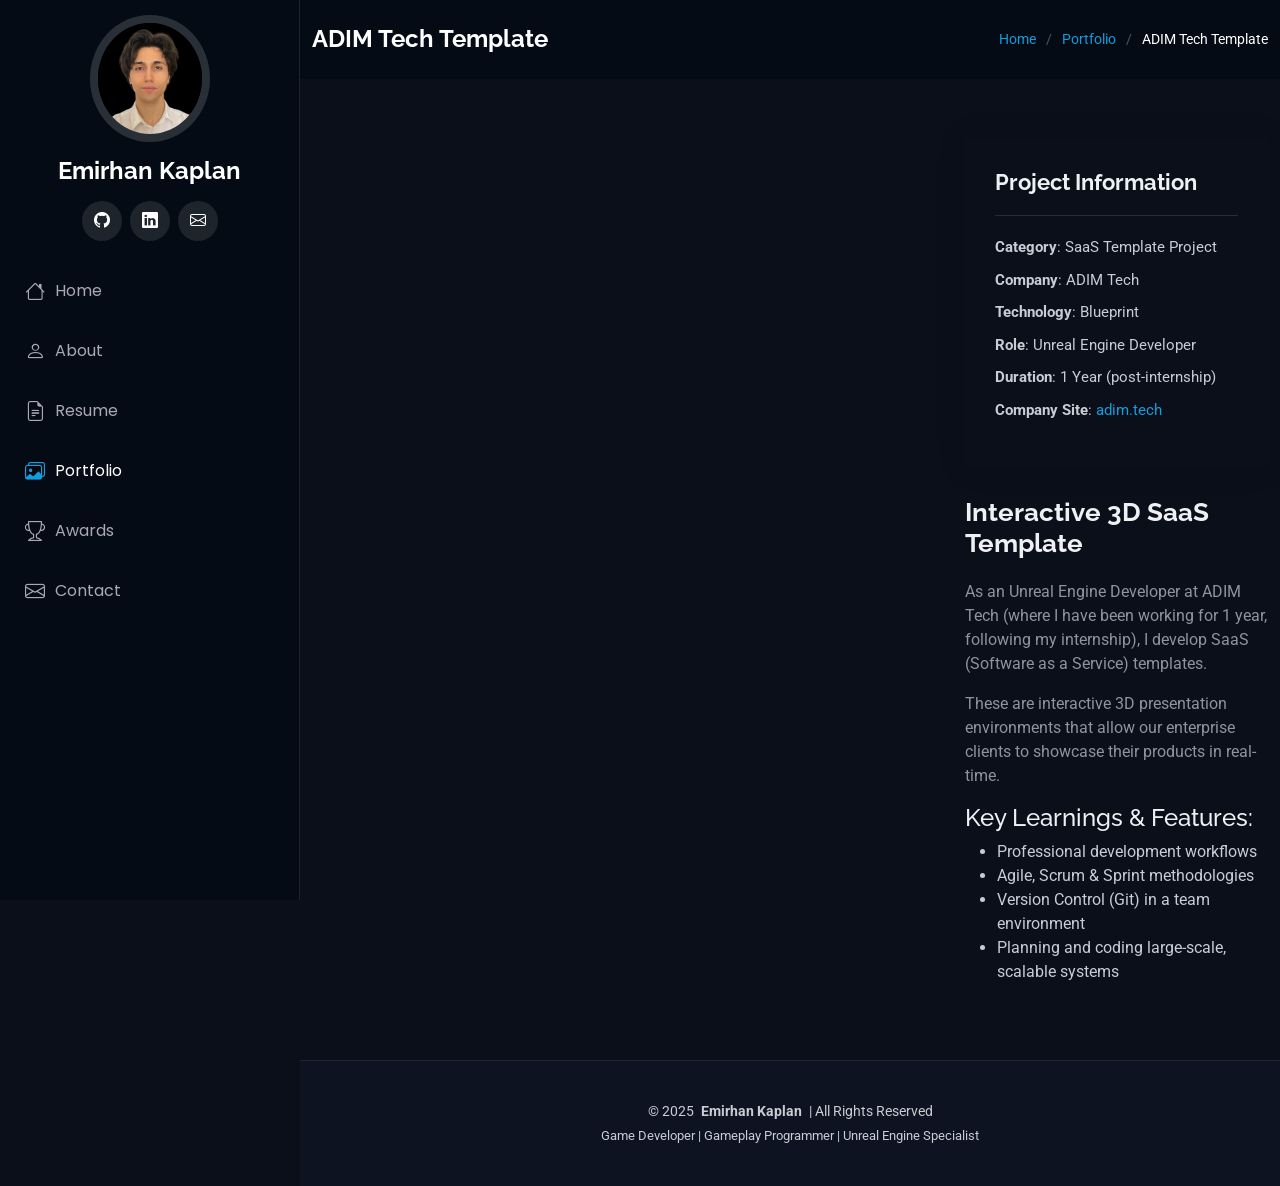
<file: project-adim.html>
<!DOCTYPE html>
<html lang="en">

<head>
  <meta charset="utf-8">
  <meta content="width=device-width, initial-scale=1.0" name="viewport">
  <title>ADIM Tech Template - Emirhan Kaplan</title>
  <meta content="Interactive 3D Product Presentation Platform (SaaS)" name="description">
  <meta content="ADIM, Unreal Engine, 3D Presentation, Interactive, SaaS" name="keywords">

  <link href="assets/img/favicon.png" rel="icon">
  <link href="assets/img/apple-touch-icon.png" rel="apple-touch-icon">

  <link href="https://fonts.googleapis.com" rel="preconnect">
  <link href="https://fonts.gstatic.com" rel="preconnect" crossorigin>
  <link href="https://fonts.googleapis.com/css2?family=Roboto:ital,wght@0,100;0,300;0,400;0,500;0,700;0,900;1,100;1,300;1,400;1,500;1,700;1,900&family=Poppins:ital,wght@0,100;0,200;0,300;0,400;0,500;0,600;0,700;0,800;0,900;1,100;1,200;1,300;1,400;1,500;1,600;1,700;1,800;1,900&family=Raleway:ital,wght@0,100;0,200;0,300;0,400;0,500;0,600;0,700;0,800;0,900;1,100;1,200;1,300;1,400;1,500;1,600;1,700;1,800;1,900&display=swap" rel="stylesheet">

  <link href="assets/vendor/bootstrap/css/bootstrap.min.css" rel="stylesheet">
  <link href="assets/vendor/bootstrap-icons/bootstrap-icons.css" rel="stylesheet">
  <link href="assets/vendor/aos/aos.css" rel="stylesheet">
  <link href="assets/vendor/glightbox/css/glightbox.min.css" rel="stylesheet">
  <link href="assets/vendor/swiper/swiper-bundle.min.css" rel="stylesheet">

  <link href="assets/css/main.css" rel="stylesheet">
</head>

<body class="portfolio-details-page">

  <header id="header" class="header dark-background d-flex flex-column">
    <i class="header-toggle d-xl-none bi bi-list"></i>

    <div class="profile-img">
      <img src="assets/img/my-profile-img.jpg" alt="" class="img-fluid rounded-circle">
    </div>

    <a href="index.html" class="logo d-flex align-items-center justify-content-center">
      <h1 class="sitename">Emirhan Kaplan</h1>
    </a>

    <div class="social-links text-center">
      <a href="https://github.com/Kaplanv1" target="_blank" class="github"><i class="bi bi-github"></i></a>
      <a href="https://www.linkedin.com/in/emirhankpln/" target="_blank" class="linkedin"><i class="bi bi-linkedin"></i></a>
      <a href="mailto:emirhankpln137@gmail.com" class="email"><i class="bi bi-envelope"></i></a>
    </div>

    <nav id="navmenu" class="navmenu">
      <ul>
        <li><a href="index.html#hero"><i class="bi bi-house navicon"></i>Home</a></li>
        <li><a href="index.html#about"><i class="bi bi-person navicon"></i> About</a></li>
        <li><a href="index.html#resume"><i class="bi bi-file-earmark-text navicon"></i> Resume</a></li>
        <li><a href="index.html#portfolio" class="active"><i class="bi bi-images navicon"></i> Portfolio</a></li>
        <li><a href="index.html#testimonials"><i class="bi bi-trophy navicon"></i> Awards</a></li>
        <li><a href="index.html#contact"><i class="bi bi-envelope navicon"></i> Contact</a></li>
      </ul>
    </nav>

  </header>

  <main class="main">

    <div class="page-title dark-background">
      <div class="container d-lg-flex justify-content-between align-items-center">
        <h1 class="mb-2 mb-lg-0">ADIM Tech Template</h1>
        <nav class="breadcrumbs">
          <ol>
            <li><a href="index.html">Home</a></li>
            <li><a href="index.html#portfolio">Portfolio</a></li>
            <li class="current">ADIM Tech Template</li>
          </ol>
        </nav>
      </div>
    </div><section id="portfolio-details" class="portfolio-details section">

      <div class="container" data-aos="fade-up" data-aos-delay="100">

        <div class="row gy-4">

          <div class="col-lg-8">
            <iframe class="img-fluid" style="width: 100%; aspect-ratio: 16/9; border-radius: 10px;" src="https://www.youtube.com/embed/9agpT1baS6w" title="YouTube video player" frameborder="0" allow="accelerometer; autoplay; clipboard-write; encrypted-media; gyroscope; picture-in-picture; web-share" referrerpolicy="strict-origin-when-cross-origin" allowfullscreen>
            </iframe>
          </div>

          <div class="col-lg-4">
            <div class="portfolio-info" data-aos="fade-up" data-aos-delay="200">
              <h3>Project Information</h3>
              <ul>
                <li><strong>Category</strong>: SaaS Template Project</li>
                <li><strong>Company</strong>: ADIM Tech</li>
                <li><strong>Technology</strong>: Blueprint</li>
                <li><strong>Role</strong>: Unreal Engine Developer</li>
                <li><strong>Duration</strong>: 1 Year (post-internship)</li>
                <li><strong>Company Site</strong>: <a href="https://adim.tech/" target="_blank">adim.tech</a></li>
              </ul>
            </div>
            <div class="portfolio-description" data-aos="fade-up" data-aos-delay="300">
              <h2>Interactive 3D SaaS Template</h2>
              <p>
                As an Unreal Engine Developer at ADIM Tech (where I have been working for 1 year, following my internship), I develop SaaS (Software as a Service) templates.
              </p>
              <p>
                These are interactive 3D presentation environments that allow our enterprise clients to showcase their products in real-time.
              </p>
              <h4>Key Learnings & Features:</h4>
              <ul>
                <li>Professional development workflows</li>
                <li>Agile, Scrum & Sprint methodologies</li>
                <li>Version Control (Git) in a team environment</li>
                <li>Planning and coding large-scale, scalable systems</li>
              </ul>
            </div>
          </div>

        </div>

      </div>

    </section></main>

  <footer id="footer" class="footer position-relative light-background">
    <div class="container">
      <div class="copyright text-center ">
        <p>© 2025 <strong class="px-1 sitename">Emirhan Kaplan</strong> | All Rights Reserved</p>
      </div>
      <div class="credits">
        Game Developer | Gameplay Programmer | Unreal Engine Specialist
      </div>
    </div>
  </footer>

  <a href="#" id="scroll-top" class="scroll-top d-flex align-items-center justify-content-center"><i class="bi bi-arrow-up-short"></i></a>

  <div id="preloader"></div>

  <script src="assets/vendor/bootstrap/js/bootstrap.bundle.min.js"></script>
  <script src="assets/vendor/php-email-form/validate.js"></script>
  <script src="assets/vendor/aos/aos.js"></script>
  <script src="assets/vendor/typed.js/typed.umd.js"></script>
  <script src="assets/vendor/purecounter/purecounter_vanilla.js"></script>
  <script src="assets/vendor/waypoints/noframework.waypoints.js"></script>
  <script src="assets/vendor/glightbox/js/glightbox.min.js"></script>
  <script src="assets/vendor/imagesloaded/imagesloaded.pkgd.min.js"></script>
  <script src="assets/vendor/isotope-layout/isotope.pkgd.min.js"></script>
  <script src="assets/vendor/swiper/swiper-bundle.min.js"></script>

  <script src="assets/js/main.js"></script>

</body>

</html>
</file>
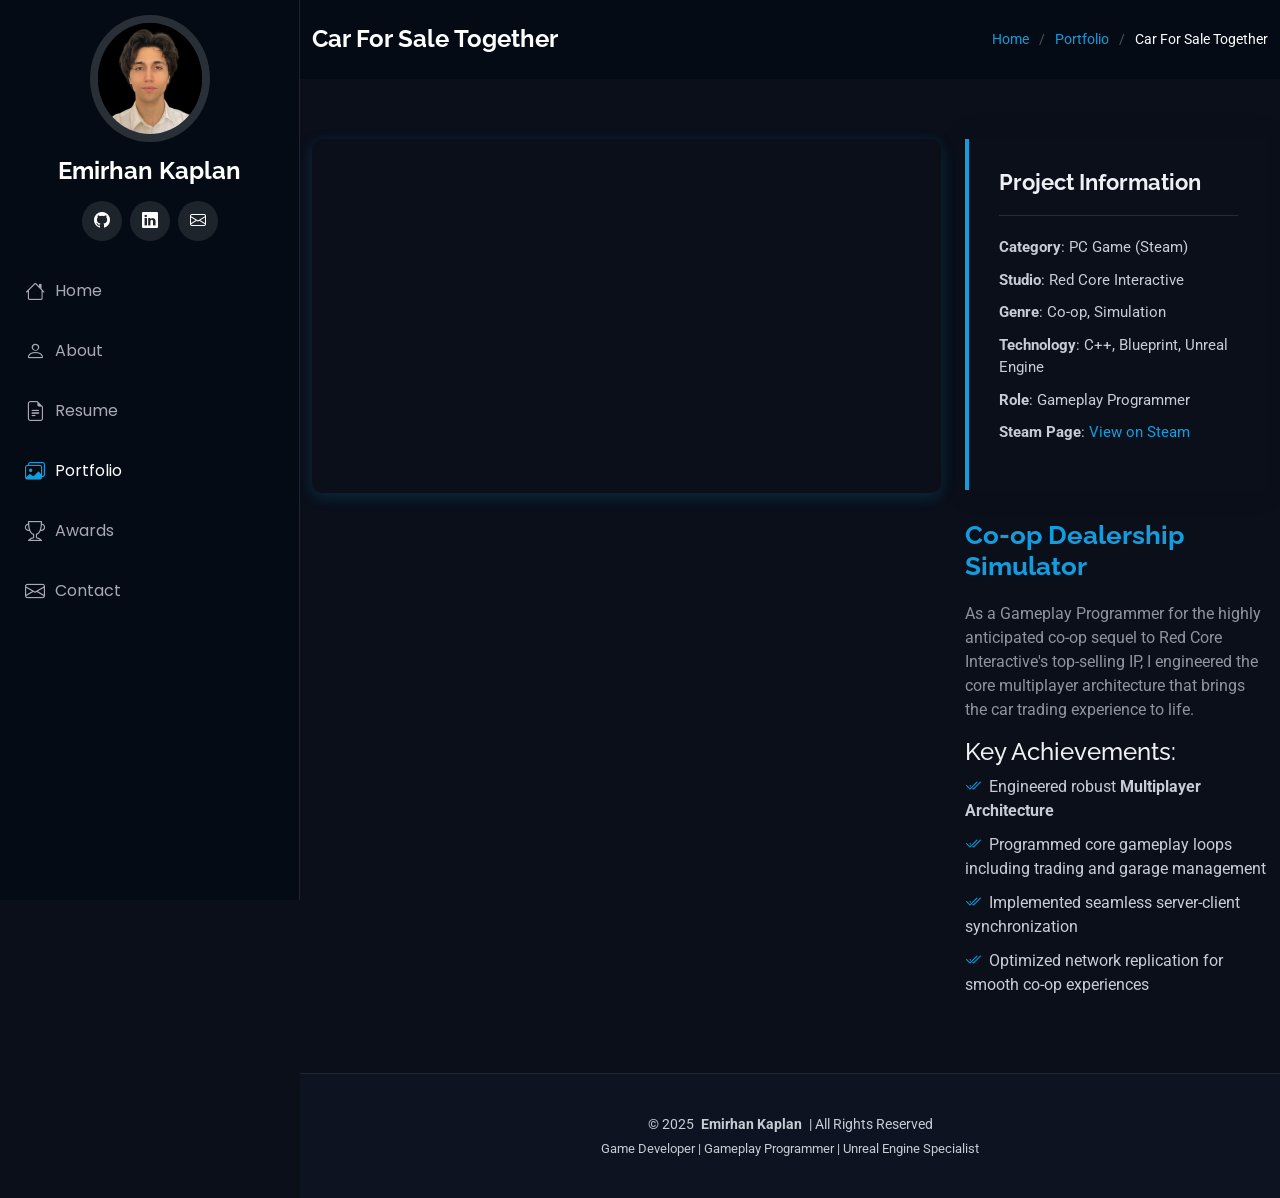
<file: project-car-for-sale.html>
<!DOCTYPE html>
<html lang="en">

<head>
  <meta charset="utf-8">
  <meta content="width=device-width, initial-scale=1.0" name="viewport">
  <title>Car For Sale Together - Emirhan Kaplan</title>
  <meta content="Multiplayer architecture and core gameplay loops for the co-op sequel of Car For Sale Simulator." name="description">
  <meta content="Car For Sale Together, PC Game, Multiplayer, Unreal Engine, C++, Red Core Interactive" name="keywords">

  <link href="assets/img/favicon.png" rel="icon">
  <link href="assets/img/apple-touch-icon.png" rel="apple-touch-icon">

  <link href="https://fonts.googleapis.com" rel="preconnect">
  <link href="https://fonts.gstatic.com" rel="preconnect" crossorigin>
  <link href="https://fonts.googleapis.com/css2?family=Roboto:ital,wght@0,100;0,300;0,400;0,500;0,700;0,900;1,100;1,300;1,400;1,500;1,700;1,900&family=Poppins:ital,wght@0,100;0,200;0,300;0,400;0,500;0,600;0,700;0,800;0,900;1,100;1,200;1,300;1,400;1,500;1,600;1,700;1,800;1,900&family=Raleway:ital,wght@0,100;0,200;0,300;0,400;0,500;0,600;0,700;0,800;0,900;1,100;1,200;1,300;1,400;1,500;1,600;1,700;1,800;1,900&display=swap" rel="stylesheet">

  <link href="assets/vendor/bootstrap/css/bootstrap.min.css" rel="stylesheet">
  <link href="assets/vendor/bootstrap-icons/bootstrap-icons.css" rel="stylesheet">
  <link href="assets/vendor/aos/aos.css" rel="stylesheet">
  <link href="assets/vendor/glightbox/css/glightbox.min.css" rel="stylesheet">
  <link href="assets/vendor/swiper/swiper-bundle.min.css" rel="stylesheet">

  <link href="assets/css/main.css" rel="stylesheet">
</head>

<body class="portfolio-details-page">

  <header id="header" class="header dark-background d-flex flex-column">
    <i class="header-toggle d-xl-none bi bi-list"></i>

    <div class="profile-img">
      <img src="assets/img/my-profile-img.jpg" alt="" class="img-fluid rounded-circle">
    </div>

    <a href="index.html" class="logo d-flex align-items-center justify-content-center">
      <h1 class="sitename">Emirhan Kaplan</h1>
    </a>

    <div class="social-links text-center">
      <a href="https://github.com/Kaplanv1" target="_blank" class="github"><i class="bi bi-github"></i></a>
      <a href="https://www.linkedin.com/in/emirhankpln/" target="_blank" class="linkedin"><i class="bi bi-linkedin"></i></a>
      <a href="mailto:emirhankpln137@gmail.com" class="email"><i class="bi bi-envelope"></i></a>
    </div>

    <nav id="navmenu" class="navmenu">
      <ul>
        <li><a href="index.html#hero"><i class="bi bi-house navicon"></i>Home</a></li>
        <li><a href="index.html#about"><i class="bi bi-person navicon"></i> About</a></li>
        <li><a href="index.html#resume"><i class="bi bi-file-earmark-text navicon"></i> Resume</a></li>
        <li><a href="index.html#portfolio" class="active"><i class="bi bi-images navicon"></i> Portfolio</a></li>
        <li><a href="index.html#testimonials"><i class="bi bi-trophy navicon"></i> Awards</a></li>
        <li><a href="index.html#contact"><i class="bi bi-envelope navicon"></i> Contact</a></li>
      </ul>
    </nav>

  </header>

  <main class="main">

    <div class="page-title dark-background">
      <div class="container d-lg-flex justify-content-between align-items-center">
        <h1 class="mb-2 mb-lg-0">Car For Sale Together</h1>
        <nav class="breadcrumbs">
          <ol>
            <li><a href="index.html">Home</a></li>
            <li><a href="index.html#portfolio">Portfolio</a></li>
            <li class="current">Car For Sale Together</li>
          </ol>
        </nav>
      </div>
    </div><section id="portfolio-details" class="portfolio-details section">

      <div class="container" data-aos="fade-up" data-aos-delay="100">

        <div class="row gy-4">

          <div class="col-lg-8">
            <iframe class="img-fluid" style="width: 100%; aspect-ratio: 16/9; border-radius: 10px; box-shadow: 0 4px 15px rgba(20, 157, 221, 0.2);" src="https://www.youtube.com/embed/3eR0lpSpaRw" title="YouTube video player" frameborder="0" allow="accelerometer; autoplay; clipboard-write; encrypted-media; gyroscope; picture-in-picture; web-share" referrerpolicy="strict-origin-when-cross-origin" allowfullscreen>
            </iframe>
          </div>

          <div class="col-lg-4">
            <div class="portfolio-info" data-aos="fade-up" data-aos-delay="200" style="border-left: 4px solid #149ddd;">
              <h3>Project Information</h3>
              <ul>
                <li><strong>Category</strong>: PC Game (Steam)</li>
                <li><strong>Studio</strong>: Red Core Interactive</li>
                <li><strong>Genre</strong>: Co-op, Simulation</li>
                <li><strong>Technology</strong>: C++, Blueprint, Unreal Engine</li>
                <li><strong>Role</strong>: Gameplay Programmer</li>
                <li><strong>Steam Page</strong>: <a href="https://store.steampowered.com/app/3765640/Car_For_Sale_Together/" target="_blank">View on Steam</a></li>
              </ul>
            </div>
            <div class="portfolio-description" data-aos="fade-up" data-aos-delay="300">
              <h2 style="color: #149ddd;">Co-op Dealership Simulator</h2>
              <p>
                As a Gameplay Programmer for the highly anticipated co-op sequel to Red Core Interactive's top-selling IP, I engineered the core multiplayer architecture that brings the car trading experience to life.
              </p>
              <h4>Key Achievements:</h4>
              <ul style="list-style: none; padding: 0;">
                <li style="margin-bottom: 10px;"><i class="bi bi-check2-all" style="color: #149ddd; margin-right: 8px;"></i>Engineered robust <strong>Multiplayer Architecture</strong></li>
                <li style="margin-bottom: 10px;"><i class="bi bi-check2-all" style="color: #149ddd; margin-right: 8px;"></i>Programmed core gameplay loops including trading and garage management</li>
                <li style="margin-bottom: 10px;"><i class="bi bi-check2-all" style="color: #149ddd; margin-right: 8px;"></i>Implemented seamless server-client synchronization</li>
                <li style="margin-bottom: 10px;"><i class="bi bi-check2-all" style="color: #149ddd; margin-right: 8px;"></i>Optimized network replication for smooth co-op experiences</li>
              </ul>
            </div>
          </div>

        </div>

      </div>

    </section></main>

  <footer id="footer" class="footer position-relative light-background">
    <div class="container">
      <div class="copyright text-center ">
        <p>© 2025 <strong class="px-1 sitename">Emirhan Kaplan</strong> | All Rights Reserved</p>
      </div>
      <div class="credits">
        Game Developer | Gameplay Programmer | Unreal Engine Specialist
      </div>
    </div>
  </footer>

  <a href="#" id="scroll-top" class="scroll-top d-flex align-items-center justify-content-center"><i class="bi bi-arrow-up-short"></i></a>

  <div id="preloader"></div>

  <script src="assets/vendor/bootstrap/js/bootstrap.bundle.min.js"></script>
  <script src="assets/vendor/php-email-form/validate.js"></script>
  <script src="assets/vendor/aos/aos.js"></script>
  <script src="assets/vendor/typed.js/typed.umd.js"></script>
  <script src="assets/vendor/purecounter/purecounter_vanilla.js"></script>
  <script src="assets/vendor/waypoints/noframework.waypoints.js"></script>
  <script src="assets/vendor/glightbox/js/glightbox.min.js"></script>
  <script src="assets/vendor/imagesloaded/imagesloaded.pkgd.min.js"></script>
  <script src="assets/vendor/isotope-layout/isotope.pkgd.min.js"></script>
  <script src="assets/vendor/swiper/swiper-bundle.min.js"></script>

  <script src="assets/js/main.js"></script>

</body>

</html>
</file>
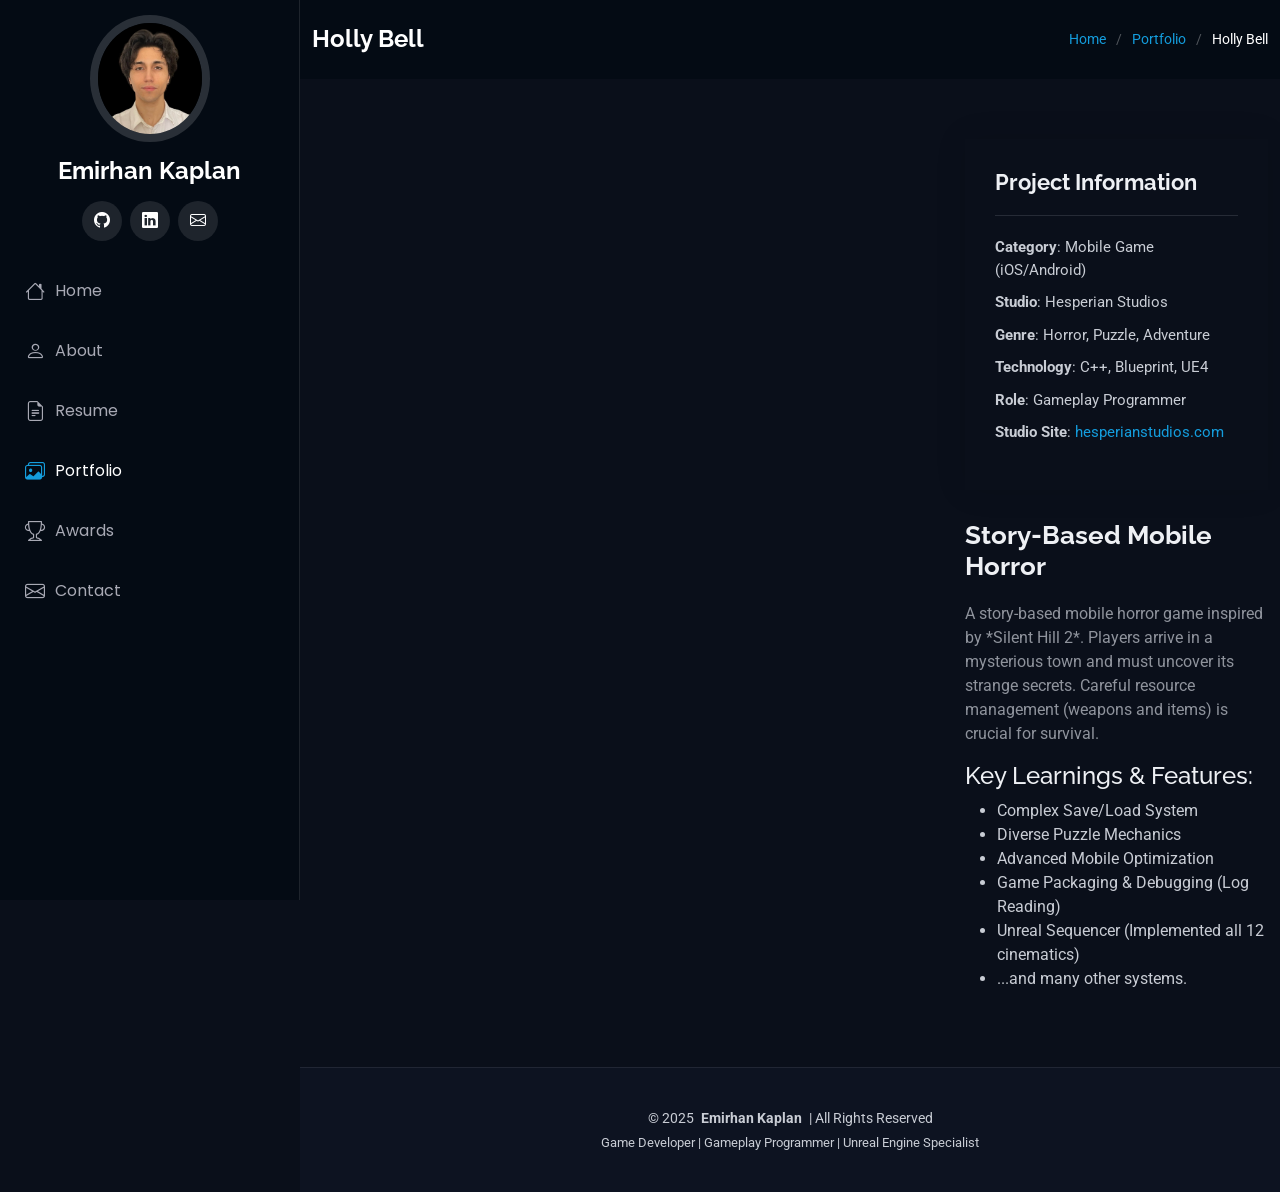
<file: project-hollybell.html>
<!DOCTYPE html>
<html lang="en">

<head>
  <meta charset="utf-8">
  <meta content="width=device-width, initial-scale=1.0" name="viewport">
  <title>Holly Bell - Emirhan Kaplan</title>
  <meta content="Story-based psychological horror puzzle game for mobile." name="description">
  <meta content="Holly Bell, Mobile Game, Horror Game, Unreal Engine, C++" name="keywords">

  <link href="assets/img/favicon.png" rel="icon">
  <link href="assets/img/apple-touch-icon.png" rel="apple-touch-icon">

  <link href="https://fonts.googleapis.com" rel="preconnect">
  <link href="https://fonts.gstatic.com" rel="preconnect" crossorigin>
  <link href="https://fonts.googleapis.com/css2?family=Roboto:ital,wght@0,100;0,300;0,400;0,500;0,700;0,900;1,100;1,300;1,400;1,500;1,700;1,900&family=Poppins:ital,wght@0,100;0,200;0,300;0,400;0,500;0,600;0,700;0,800;0,900;1,100;1,200;1,300;1,400;1,500;1,600;1,700;1,800;1,900&family=Raleway:ital,wght@0,100;0,200;0,300;0,400;0,500;0,600;0,700;0,800;0,900;1,100;1,200;1,300;1,400;1,500;1,600;1,700;1,800;1,900&display=swap" rel="stylesheet">

  <link href="assets/vendor/bootstrap/css/bootstrap.min.css" rel="stylesheet">
  <link href="assets/vendor/bootstrap-icons/bootstrap-icons.css" rel="stylesheet">
  <link href="assets/vendor/aos/aos.css" rel="stylesheet">
  <link href="assets/vendor/glightbox/css/glightbox.min.css" rel="stylesheet">
  <link href="assets/vendor/swiper/swiper-bundle.min.css" rel="stylesheet">

  <link href="assets/css/main.css" rel="stylesheet">
</head>

<body class="portfolio-details-page">

  <header id="header" class="header dark-background d-flex flex-column">
    <i class="header-toggle d-xl-none bi bi-list"></i>

    <div class="profile-img">
      <img src="assets/img/my-profile-img.jpg" alt="" class="img-fluid rounded-circle">
    </div>

    <a href="index.html" class="logo d-flex align-items-center justify-content-center">
      <h1 class="sitename">Emirhan Kaplan</h1>
    </a>

    <div class="social-links text-center">
      <a href="https://github.com/Kaplanv1" target="_blank" class="github"><i class="bi bi-github"></i></a>
      <a href="https://www.linkedin.com/in/emirhankpln/" target="_blank" class="linkedin"><i class="bi bi-linkedin"></i></a>
      <a href="mailto:emirhankpln137@gmail.com" class="email"><i class="bi bi-envelope"></i></a>
    </div>

    <nav id="navmenu" class="navmenu">
      <ul>
        <li><a href="index.html#hero"><i class="bi bi-house navicon"></i>Home</a></li>
        <li><a href="index.html#about"><i class="bi bi-person navicon"></i> About</a></li>
        <li><a href="index.html#resume"><i class="bi bi-file-earmark-text navicon"></i> Resume</a></li>
        <li><a href="index.html#portfolio" class="active"><i class="bi bi-images navicon"></i> Portfolio</a></li>
        <li><a href="index.html#testimonials"><i class="bi bi-trophy navicon"></i> Awards</a></li>
        <li><a href="index.html#contact"><i class="bi bi-envelope navicon"></i> Contact</a></li>
      </ul>
    </nav>

  </header>

  <main class="main">

    <div class="page-title dark-background">
      <div class="container d-lg-flex justify-content-between align-items-center">
        <h1 class="mb-2 mb-lg-0">Holly Bell</h1>
        <nav class="breadcrumbs">
          <ol>
            <li><a href="index.html">Home</a></li>
            <li><a href="index.html#portfolio">Portfolio</a></li>
            <li class="current">Holly Bell</li>
          </ol>
        </nav>
      </div>
    </div><section id="portfolio-details" class="portfolio-details section">

      <div class="container" data-aos="fade-up" data-aos-delay="100">

        <div class="row gy-4">

          <div class="col-lg-8">
            <iframe class="img-fluid" style="width: 100%; aspect-ratio: 16/9; border-radius: 10px;" src="https://www.youtube.com/embed/S3wYseSo4BU" title="YouTube video player" frameborder="0" allow="accelerometer; autoplay; clipboard-write; encrypted-media; gyroscope; picture-in-picture; web-share" referrerpolicy="strict-origin-when-cross-origin" allowfullscreen>
            </iframe>
          </div>

          <div class="col-lg-4">
            <div class="portfolio-info" data-aos="fade-up" data-aos-delay="200">
              <h3>Project Information</h3>
              <ul>
                <li><strong>Category</strong>: Mobile Game (iOS/Android)</li>
                <li><strong>Studio</strong>: Hesperian Studios</li>
                <li><strong>Genre</strong>: Horror, Puzzle, Adventure</li>
                <li><strong>Technology</strong>: C++, Blueprint, UE4</li>
                <li><strong>Role</strong>: Gameplay Programmer</li>
                <li><strong>Studio Site</strong>: <a href="https://hesperianstudios.com/" target="_blank">hesperianstudios.com</a></li>
              </ul>
            </div>
            <div class="portfolio-description" data-aos="fade-up" data-aos-delay="300">
              <h2>Story-Based Mobile Horror</h2>
              <p>
                A story-based mobile horror game inspired by *Silent Hill 2*. Players arrive in a mysterious town and must uncover its strange secrets. Careful resource management (weapons and items) is crucial for survival.
              </p>
              <h4>Key Learnings & Features:</h4>
              <ul>
                <li>Complex Save/Load System</li>
                <li>Diverse Puzzle Mechanics</li>
                <li>Advanced Mobile Optimization</li>
                <li>Game Packaging & Debugging (Log Reading)</li>
                <li>Unreal Sequencer (Implemented all 12 cinematics)</li>
                <li>...and many other systems.</li>
              </ul>
            </div>
          </div>

        </div>

      </div>

    </section></main>

  <footer id="footer" class="footer position-relative light-background">
    <div class="container">
      <div class="copyright text-center ">
        <p>© 2025 <strong class="px-1 sitename">Emirhan Kaplan</strong> | All Rights Reserved</p>
      </div>
      <div class="credits">
        Game Developer | Gameplay Programmer | Unreal Engine Specialist
      </div>
    </div>
  </footer>

  <a href="#" id="scroll-top" class="scroll-top d-flex align-items-center justify-content-center"><i class="bi bi-arrow-up-short"></i></a>

  <div id="preloader"></div>

  <script src="assets/vendor/bootstrap/js/bootstrap.bundle.min.js"></script>
  <script src="assets/vendor/php-email-form/validate.js"></script>
  <script src="assets/vendor/aos/aos.js"></script>
  <script src="assets/vendor/typed.js/typed.umd.js"></script>
  <script src="assets/vendor/purecounter/purecounter_vanilla.js"></script>
  <script src="assets/vendor/waypoints/noframework.waypoints.js"></script>
  <script src="assets/vendor/glightbox/js/glightbox.min.js"></script>
  <script src="assets/vendor/imagesloaded/imagesloaded.pkgd.min.js"></script>
  <script src="assets" /vendor/isotope-layout/isotope.pkgd.min.js"></script>
  <script src="assets/vendor/swiper/swiper-bundle.min.js"></script>

  <script src="assets/js/main.js"></script>

</body>

</html>
</file>
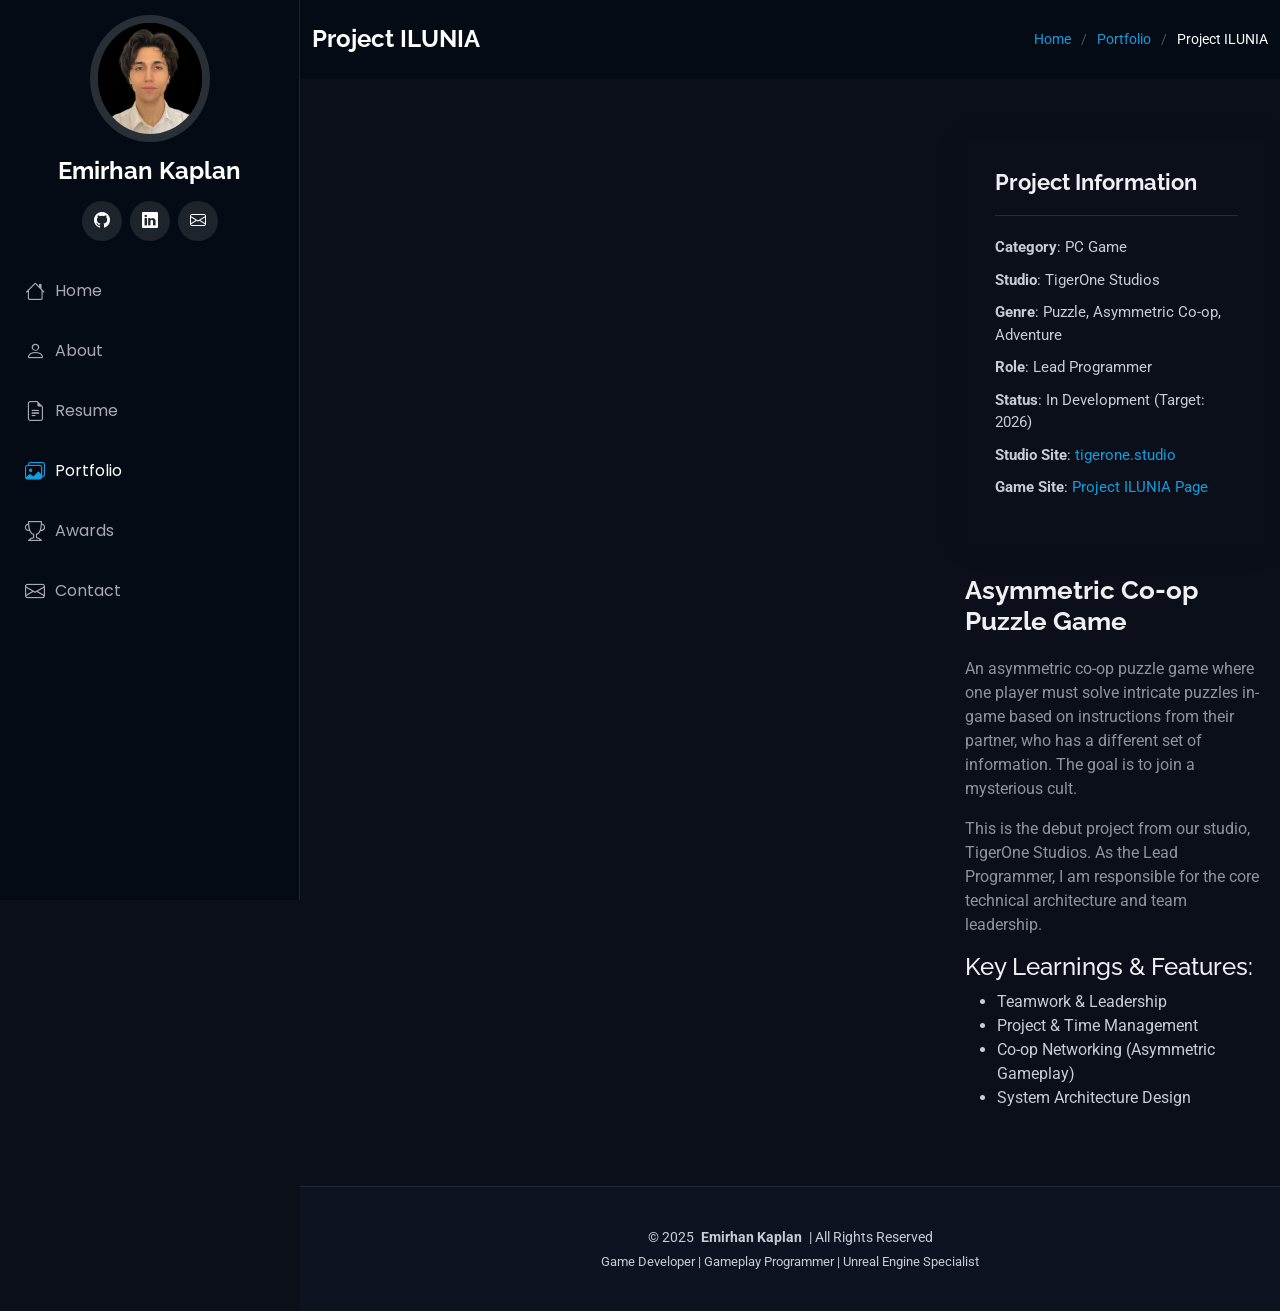
<file: project-ilunia.html>
<!DOCTYPE html>
<html lang="en">

<head>
  <meta charset="utf-8">
  <meta content="width=device-width, initial-scale=1.0" name="viewport">
  <title>Project ILUNIA - Emirhan Kaplan</title>
  <meta content="Co-op Mystery Puzzle Game developed for PC/Steam" name="description">
  <meta content="Project ILUNIA, PC Game, Unreal Engine, Co-op Game" name="keywords">

  <link href="assets/img/favicon.png" rel="icon">
  <link href="assets/img/apple-touch-icon.png" rel="apple-touch-icon">

  <link href="https://fonts.googleapis.com" rel="preconnect">
  <link href="https://fonts.gstatic.com" rel="preconnect" crossorigin>
  <link href="https://fonts.googleapis.com/css2?family=Roboto:ital,wght@0,100;0,300;0,400;0,500;0,700;0,900;1,100;1,300;1,400;1,500;1,700;1,900&family=Poppins:ital,wght@0,100;0,200;0,300;0,400;0,500;0,600;0,700;0,800;0,900;1,100;1,200;1,300;1,400;1,500;1,600;1,700;1,800;1,900&family=Raleway:ital,wght@0,100;0,200;0,300;0,400;0,500;0,600;0,700;0,800;0,900;1,100;1,200;1,300;1,400;1,500;1,600;1,700;1,800;1,900&display=swap" rel="stylesheet">

  <link href="assets/vendor/bootstrap/css/bootstrap.min.css" rel="stylesheet">
  <link href="assets/vendor/bootstrap-icons/bootstrap-icons.css" rel="stylesheet">
  <link href="assets/vendor/aos/aos.css" rel="stylesheet">
  <link href="assets/vendor/glightbox/css/glightbox.min.css" rel="stylesheet">
  <link href="assets/vendor/swiper/swiper-bundle.min.css" rel="stylesheet">

  <link href="assets/css/main.css" rel="stylesheet">
</head>

<body class="portfolio-details-page">

  <header id="header" class="header dark-background d-flex flex-column">
    <i class="header-toggle d-xl-none bi bi-list"></i>

    <div class="profile-img">
      <img src="assets/img/my-profile-img.jpg" alt="" class="img-fluid rounded-circle">
    </div>

    <a href="index.html" class="logo d-flex align-items-center justify-content-center">
      <h1 class="sitename">Emirhan Kaplan</h1>
    </a>

    <div class="social-links text-center">
      <a href="https://github.com/Kaplanv1" target="_blank" class="github"><i class="bi bi-github"></i></a>
      <a href="https://www.linkedin.com/in/emirhankpln/" target="_blank" class="linkedin"><i class="bi bi-linkedin"></i></a>
      <a href="mailto:emirhankpln137@gmail.com" class="email"><i class="bi bi-envelope"></i></a>
    </div>

    <nav id="navmenu" class="navmenu">
      <ul>
        <li><a href="index.html#hero"><i class="bi bi-house navicon"></i>Home</a></li>
        <li><a href="index.html#about"><i class="bi bi-person navicon"></i> About</a></li>
        <li><a href="index.html#resume"><i class="bi bi-file-earmark-text navicon"></i> Resume</a></li>
        <li><a href="index.html#portfolio" class="active"><i class="bi bi-images navicon"></i> Portfolio</a></li>
        <li><a href="index.html#testimonials"><i class="bi bi-trophy navicon"></i> Awards</a></li>
        <li><a href="index.html#contact"><i class="bi bi-envelope navicon"></i> Contact</a></li>
      </ul>
    </nav>

  </header>

  <main class="main">

    <div class="page-title dark-background">
      <div class="container d-lg-flex justify-content-between align-items-center">
        <h1 class="mb-2 mb-lg-0">Project ILUNIA</h1>
        <nav class="breadcrumbs">
          <ol>
            <li><a href="index.html">Home</a></li>
            <li><a href="index.html#portfolio">Portfolio</a></li>
            <li class="current">Project ILUNIA</li>
          </ol>
        </nav>
      </div>
    </div><section id="portfolio-details" class="portfolio-details section">

      <div class="container" data-aos="fade-up" data-aos-delay="100">

        <div class="row gy-4">

          <div class="col-lg-8">
            <iframe class="img-fluid" style="width: 100%; aspect-ratio: 16/9; border-radius: 10px;" src="https://www.youtube.com/embed/3sx00snLu2A" title="YouTube video player" frameborder="0" allow="accelerometer; autoplay; clipboard-write; encrypted-media; gyroscope; picture-in-picture; web-share" referrerpolicy="strict-origin-when-cross-origin" allowfullscreen>
            </iframe>
          </div>

          <div class="col-lg-4">
            <div class="portfolio-info" data-aos="fade-up" data-aos-delay="200">
              <h3>Project Information</h3>
              <ul>
                <li><strong>Category</strong>: PC Game</li>
                <li><strong>Studio</strong>: TigerOne Studios</li>
                <li><strong>Genre</strong>: Puzzle, Asymmetric Co-op, Adventure</li>
                <li><strong>Role</strong>: Lead Programmer</li>
                <li><strong>Status</strong>: In Development (Target: 2026)</li>
                <li><strong>Studio Site</strong>: <a href="https://www.tigerone.studio/" target="_blank">tigerone.studio</a></li>
                <li><strong>Game Site</strong>: <a href="https://www.tigerone.studio/games/project-ilunia" target="_blank">Project ILUNIA Page</a></li>
              </ul>
            </div>
            <div class="portfolio-description" data-aos="fade-up" data-aos-delay="300">
              <h2>Asymmetric Co-op Puzzle Game</h2>
              <p>
                An asymmetric co-op puzzle game where one player must solve intricate puzzles in-game based on instructions from their partner, who has a different set of information. The goal is to join a mysterious cult.
              </p>
              <p>
                This is the debut project from our studio, TigerOne Studios. As the Lead Programmer, I am responsible for the core technical architecture and team leadership.
              </p>
              <h4>Key Learnings & Features:</h4>
              <ul>
                <li>Teamwork & Leadership</li>
                <li>Project & Time Management</li>
                <li>Co-op Networking (Asymmetric Gameplay)</li>
                <li>System Architecture Design</li>
              </ul>
            </div>
          </div>

        </div>

      </div>

    </section></main>

  <footer id="footer" class="footer position-relative light-background">
    <div class="container">
      <div class="copyright text-center ">
        <p>© 2025 <strong class="px-1 sitename">Emirhan Kaplan</strong> | All Rights Reserved</p>
      </div>
      <div class="credits">
        Game Developer | Gameplay Programmer | Unreal Engine Specialist
      </div>
    </div>
  </footer>

  <a href="#" id="scroll-top" class="scroll-top d-flex align-items-center justify-content-center"><i class="bi bi-arrow-up-short"></i></a>

  <div id="preloader"></div>

  <script src="assets/vendor/bootstrap/js/bootstrap.bundle.min.js"></script>
  <script src="assets/vendor/php-email-form/validate.js"></script>
  <script src="assets/vendor/aos/aos.js"></script>
  <script src="assets/vendor/typed.js/typed.umd.js"></script>
  <script src="assets/vendor/purecounter/purecounter_vanilla.js"></script>
  <script src="assets/vendor/waypoints/noframework.waypoints.js"></script>
  <script src="assets/vendor/glightbox/js/glightbox.min.js"></script>
  <script src="assets/vendor/imagesloaded/imagesloaded.pkgd.min.js"></script>
  <script src="assets/vendor/isotope-layout/isotope.pkgd.min.js"></script>
  <script src="assets/vendor/swiper/swiper-bundle.min.js"></script>

  <script src="assets/js/main.js"></script>

</body>

</html>
</file>
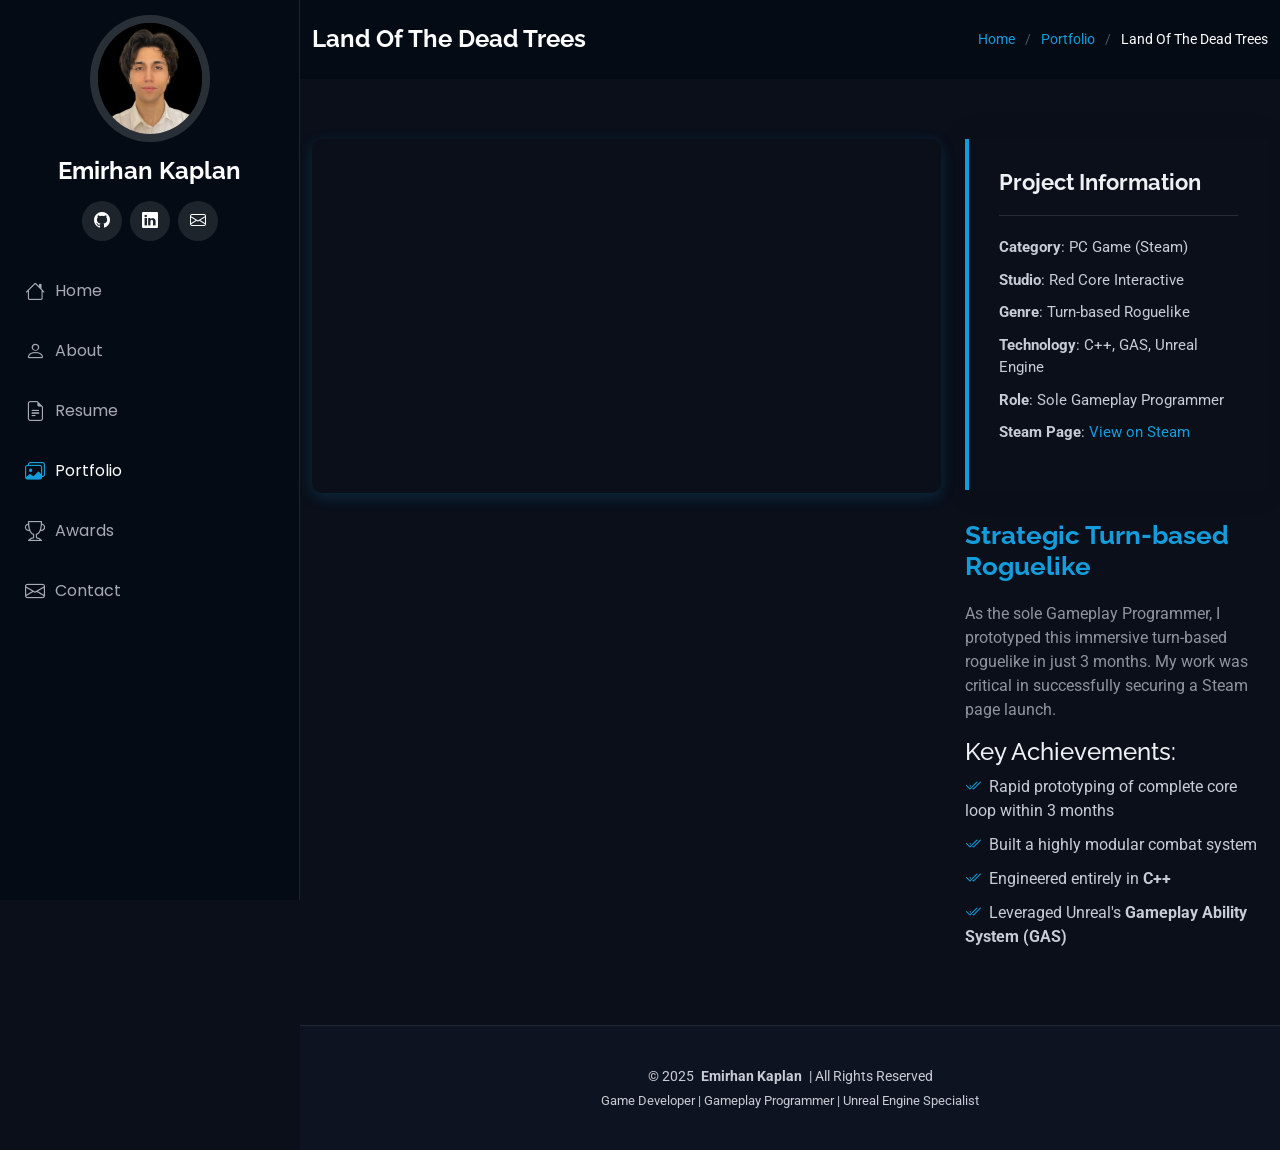
<file: project-land-of-dead-trees.html>
<!DOCTYPE html>
<html lang="en">

<head>
  <meta charset="utf-8">
  <meta content="width=device-width, initial-scale=1.0" name="viewport">
  <title>Land Of The Dead Trees - Emirhan Kaplan</title>
  <meta content="Turn-based roguelike with a highly modular combat system built entirely in C++ using GAS."
    name="description">
  <meta content="Land Of The Dead Trees, PC Game, Roguelike, Unreal Engine, C++, GAS, Red Core Interactive"
    name="keywords">

  <link href="assets/img/favicon.png" rel="icon">
  <link href="assets/img/apple-touch-icon.png" rel="apple-touch-icon">

  <link href="https://fonts.googleapis.com" rel="preconnect">
  <link href="https://fonts.gstatic.com" rel="preconnect" crossorigin>
  <link
    href="https://fonts.googleapis.com/css2?family=Roboto:ital,wght@0,100;0,300;0,400;0,500;0,700;0,900;1,100;1,300;1,400;1,500;1,700;1,900&family=Poppins:ital,wght@0,100;0,200;0,300;0,400;0,500;0,600;0,700;0,800;0,900;1,100;1,200;1,300;1,400;1,500;1,600;1,700;1,800;1,900&family=Raleway:ital,wght@0,100;0,200;0,300;0,400;0,500;0,600;0,700;0,800;0,900;1,100;1,200;1,300;1,400;1,500;1,600;1,700;1,800;1,900&display=swap"
    rel="stylesheet">

  <link href="assets/vendor/bootstrap/css/bootstrap.min.css" rel="stylesheet">
  <link href="assets/vendor/bootstrap-icons/bootstrap-icons.css" rel="stylesheet">
  <link href="assets/vendor/aos/aos.css" rel="stylesheet">
  <link href="assets/vendor/glightbox/css/glightbox.min.css" rel="stylesheet">
  <link href="assets/vendor/swiper/swiper-bundle.min.css" rel="stylesheet">

  <link href="assets/css/main.css" rel="stylesheet">
</head>

<body class="portfolio-details-page">

  <header id="header" class="header dark-background d-flex flex-column">
    <i class="header-toggle d-xl-none bi bi-list"></i>

    <div class="profile-img">
      <img src="assets/img/my-profile-img.jpg" alt="" class="img-fluid rounded-circle">
    </div>

    <a href="index.html" class="logo d-flex align-items-center justify-content-center">
      <h1 class="sitename">Emirhan Kaplan</h1>
    </a>

    <div class="social-links text-center">
      <a href="https://github.com/Kaplanv1" target="_blank" class="github"><i class="bi bi-github"></i></a>
      <a href="https://www.linkedin.com/in/emirhankpln/" target="_blank" class="linkedin"><i
          class="bi bi-linkedin"></i></a>
      <a href="mailto:emirhankpln137@gmail.com" class="email"><i class="bi bi-envelope"></i></a>
    </div>

    <nav id="navmenu" class="navmenu">
      <ul>
        <li><a href="index.html#hero"><i class="bi bi-house navicon"></i>Home</a></li>
        <li><a href="index.html#about"><i class="bi bi-person navicon"></i> About</a></li>
        <li><a href="index.html#resume"><i class="bi bi-file-earmark-text navicon"></i> Resume</a></li>
        <li><a href="index.html#portfolio" class="active"><i class="bi bi-images navicon"></i> Portfolio</a></li>
        <li><a href="index.html#testimonials"><i class="bi bi-trophy navicon"></i> Awards</a></li>
        <li><a href="index.html#contact"><i class="bi bi-envelope navicon"></i> Contact</a></li>
      </ul>
    </nav>

  </header>

  <main class="main">

    <div class="page-title dark-background">
      <div class="container d-lg-flex justify-content-between align-items-center">
        <h1 class="mb-2 mb-lg-0">Land Of The Dead Trees</h1>
        <nav class="breadcrumbs">
          <ol>
            <li><a href="index.html">Home</a></li>
            <li><a href="index.html#portfolio">Portfolio</a></li>
            <li class="current">Land Of The Dead Trees</li>
          </ol>
        </nav>
      </div>
    </div>
    <section id="portfolio-details" class="portfolio-details section">

      <div class="container" data-aos="fade-up" data-aos-delay="100">

        <div class="row gy-4">

          <div class="col-lg-8">
            <iframe class="img-fluid"
              style="width: 100%; aspect-ratio: 16/9; border-radius: 10px; box-shadow: 0 4px 15px rgba(20, 157, 221, 0.2);"
              src="https://www.youtube.com/embed/BxU0s_ycWd4" title="YouTube video player" frameborder="0"
              allow="accelerometer; autoplay; clipboard-write; encrypted-media; gyroscope; picture-in-picture; web-share"
              referrerpolicy="strict-origin-when-cross-origin" allowfullscreen>
            </iframe>
          </div>

          <div class="col-lg-4">
            <div class="portfolio-info" data-aos="fade-up" data-aos-delay="200" style="border-left: 4px solid #149ddd;">
              <h3>Project Information</h3>
              <ul>
                <li><strong>Category</strong>: PC Game (Steam)</li>
                <li><strong>Studio</strong>: Red Core Interactive</li>
                <li><strong>Genre</strong>: Turn-based Roguelike</li>
                <li><strong>Technology</strong>: C++, GAS, Unreal Engine</li>
                <li><strong>Role</strong>: Sole Gameplay Programmer</li>
                <li><strong>Steam Page</strong>: <a
                    href="https://store.steampowered.com/app/4362270/Land_of_the_Dead_Trees/" target="_blank">View on
                    Steam</a></li>
              </ul>
            </div>
            <div class="portfolio-description" data-aos="fade-up" data-aos-delay="300">
              <h2 style="color: #149ddd;">Strategic Turn-based Roguelike</h2>
              <p>
                As the sole Gameplay Programmer, I prototyped this immersive turn-based roguelike in just 3 months. My
                work was critical in successfully securing a Steam page launch.
              </p>
              <h4>Key Achievements:</h4>
              <ul style="list-style: none; padding: 0;">
                <li style="margin-bottom: 10px;"><i class="bi bi-check2-all"
                    style="color: #149ddd; margin-right: 8px;"></i>Rapid prototyping of complete core loop within 3
                  months</li>
                <li style="margin-bottom: 10px;"><i class="bi bi-check2-all"
                    style="color: #149ddd; margin-right: 8px;"></i>Built a highly modular combat system</li>
                <li style="margin-bottom: 10px;"><i class="bi bi-check2-all"
                    style="color: #149ddd; margin-right: 8px;"></i>Engineered entirely in <strong>C++</strong></li>
                <li style="margin-bottom: 10px;"><i class="bi bi-check2-all"
                    style="color: #149ddd; margin-right: 8px;"></i>Leveraged Unreal's <strong>Gameplay Ability System
                    (GAS)</strong></li>
              </ul>
            </div>
          </div>

        </div>

      </div>

    </section>
  </main>

  <footer id="footer" class="footer position-relative light-background">
    <div class="container">
      <div class="copyright text-center ">
        <p>© 2025 <strong class="px-1 sitename">Emirhan Kaplan</strong> | All Rights Reserved</p>
      </div>
      <div class="credits">
        Game Developer | Gameplay Programmer | Unreal Engine Specialist
      </div>
    </div>
  </footer>

  <a href="#" id="scroll-top" class="scroll-top d-flex align-items-center justify-content-center"><i
      class="bi bi-arrow-up-short"></i></a>

  <div id="preloader"></div>

  <script src="assets/vendor/bootstrap/js/bootstrap.bundle.min.js"></script>
  <script src="assets/vendor/php-email-form/validate.js"></script>
  <script src="assets/vendor/aos/aos.js"></script>
  <script src="assets/vendor/typed.js/typed.umd.js"></script>
  <script src="assets/vendor/purecounter/purecounter_vanilla.js"></script>
  <script src="assets/vendor/waypoints/noframework.waypoints.js"></script>
  <script src="assets/vendor/glightbox/js/glightbox.min.js"></script>
  <script src="assets/vendor/imagesloaded/imagesloaded.pkgd.min.js"></script>
  <script src="assets/vendor/isotope-layout/isotope.pkgd.min.js"></script>
  <script src="assets/vendor/swiper/swiper-bundle.min.js"></script>

  <script src="assets/js/main.js"></script>

</body>

</html>
</file>
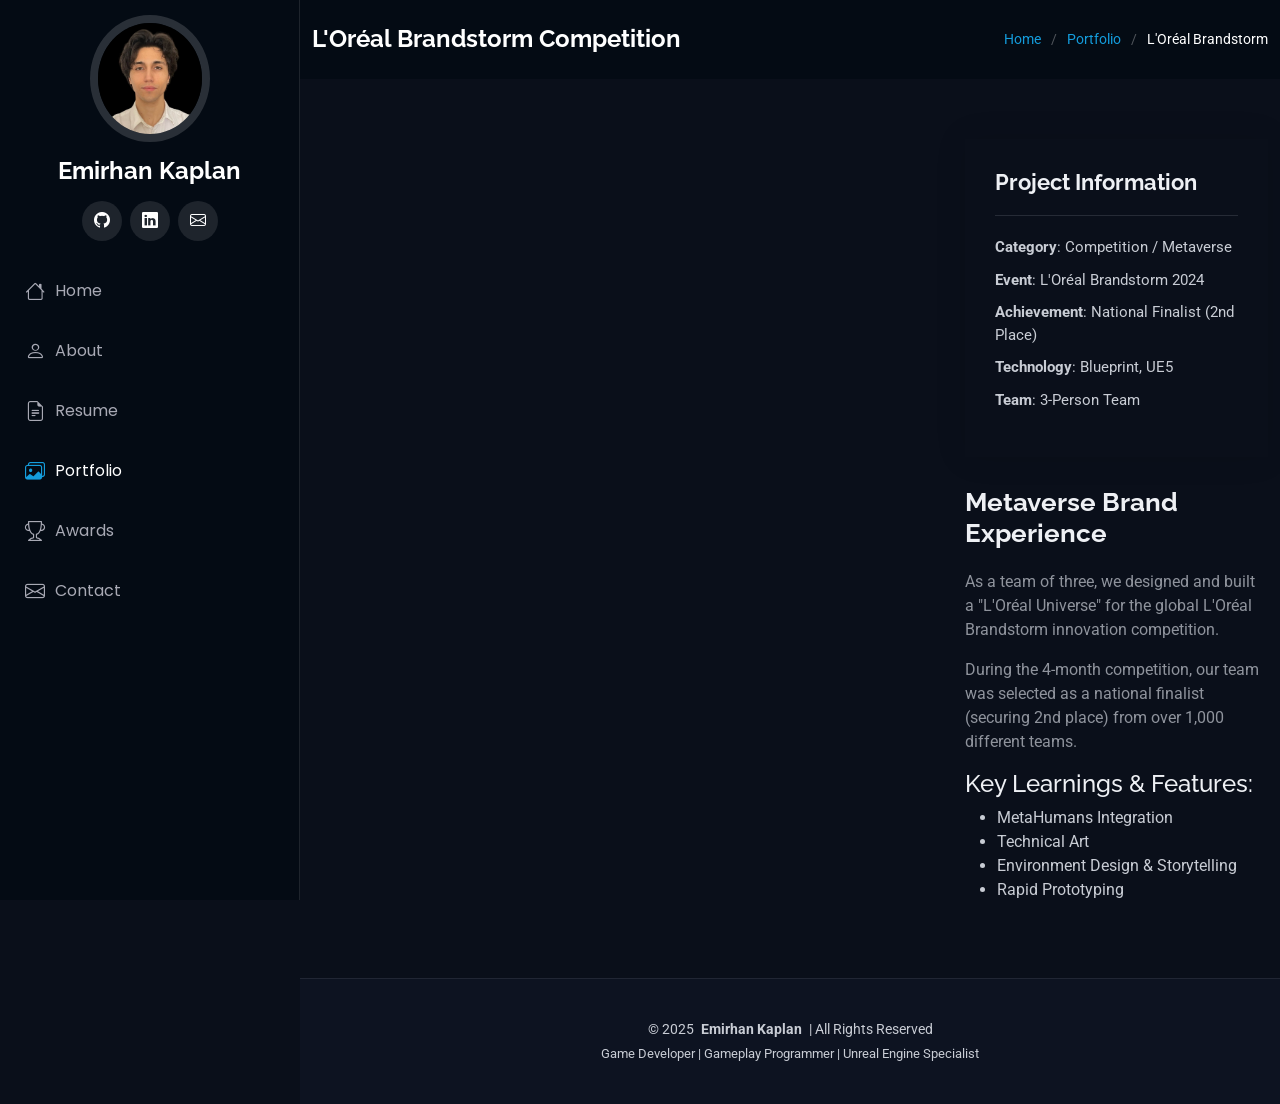
<file: project-loreal.html>
<!DOCTYPE html>
<html lang="en">

<head>
  <meta charset="utf-8">
  <meta content="width=device-width, initial-scale=1.0" name="viewport">
  <title>L'Oréal Brandstorm - Emirhan Kaplan</title>
  <meta content="Unreal Engine Metaverse Project - 2nd Place Finalist" name="description">
  <meta content="L'Oréal, Brandstorm, Metaverse, Competition, Unreal Engine" name="keywords">

  <link href="assets/img/favicon.png" rel="icon">
  <link href="assets" /img/apple-touch-icon.png" rel="apple-touch-icon">

  <link href="https_//fonts.googleapis.com" rel="preconnect">
  <link href="https://fonts.gstatic.com" rel="preconnect" crossorigin>
  <link href="https://fonts.googleapis.com/css2?family=Roboto:ital,wght@0,100;0,300;0,400;0,500;0,700;0,900;1,100;1,300;1,400;1,500;1,700;1,900&family=Poppins:ital,wght@0,100;0,200;0,300;0,400;0,500;0,600;0,700;0,800;0,900;1,100;1,200;1,300;1,400;1,500;1,600;1,700;1,800;1,900&family=Raleway:ital,wght@0,100;0,200;0,300;0,400;0,500;0,600;0,700;0,800;0,900;1,100;1,200;1,300;1,400;1,500;1,600;1,700;1,800;1,900&display=swap" rel="stylesheet">

  <link href="assets/vendor/bootstrap/css/bootstrap.min.css" rel="stylesheet">
  <link href="assets/vendor/bootstrap-icons/bootstrap-icons.css" rel="stylesheet">
  <link href="assets/vendor/aos/aos.css" rel="stylesheet">
  <link href="assets/vendor/glightbox/css/glightbox.min.css" rel="stylesheet">
  <link href="assets/vendor/swiper/swiper-bundle.min.css" rel="stylesheet">

  <link href="assets/css/main.css" rel="stylesheet">
</head>

<body class="portfolio-details-page">

  <header id="header" class="header dark-background d-flex flex-column">
    <i class="header-toggle d-xl-none bi bi-list"></i>

    <div class="profile-img">
      <img src="assets/img/my-profile-img.jpg" alt="" class="img-fluid rounded-circle">
    </div>

    <a href="index.html" class="logo d-flex align-items-center justify-content-center">
      <h1 class="sitename">Emirhan Kaplan</h1>
    </a>

    <div class="social-links text-center">
      <a href="https://github.com/Kaplanv1" target="_blank" class="github"><i class="bi bi-github"></i></a>
      <a href="https://www.linkedin.com/in/emirhankpln/" target="_blank" class="linkedin"><i class="bi bi-linkedin"></i></a>
      <a href="mailto:emirhankpln137@gmail.com" class="email"><i class="bi bi-envelope"></i></a>
    </div>

    <nav id="navmenu" class="navmenu">
      <ul>
        <li><a href="index.html#hero"><i class="bi bi-house navicon"></i>Home</a></li>
        <li><a href="index.html#about"><i class="bi bi-person navicon"></i> About</a></li>
        <li><a href="index.html#resume"><i class="bi bi-file-earmark-text navicon"></i> Resume</a></li>
        <li><a href="index.html#portfolio" class="active"><i class="bi bi-images navicon"></i> Portfolio</a></li>
        <li><a href="index.html#testimonials"><i class="bi bi-trophy navicon"></i> Awards</a></li>
        <li><a href="index.html#contact"><i class="bi bi-envelope navicon"></i> Contact</a></li>
      </ul>
    </nav>

  </header>

  <main class="main">

    <div class="page-title dark-background">
      <div class="container d-lg-flex justify-content-between align-items-center">
        <h1 class="mb-2 mb-lg-0">L'Oréal Brandstorm Competition</h1>
        <nav class="breadcrumbs">
          <ol>
            <li><a href="index.html">Home</a></li>
            <li><a href="index.html#portfolio">Portfolio</a></li>
            <li class="current">L'Oréal Brandstorm</li>
          </ol>
        </nav>
      </div>
    </div><section id="portfolio-details" class="portfolio-details section">

      <div class="container" data-aos="fade-up" data-aos-delay="100">

        <div class="row gy-4">

          <div class="col-lg-8">
            <iframe class="img-fluid" style="width: 100%; aspect-ratio: 16/9; border-radius: 10px;" src="https://www.youtube.com/embed/Ab5HMRR4nso" title="YouTube video player" frameborder="0" allow="accelerometer; autoplay; clipboard-write; encrypted-media; gyroscope; picture-in-picture; web-share" referrerpolicy="strict-origin-when-cross-origin" allowfullscreen>
            </iframe>
          </div>

          <div class="col-lg-4">
            <div class="portfolio-info" data-aos="fade-up" data-aos-delay="200">
              <h3>Project Information</h3>
              <ul>
                <li><strong>Category</strong>: Competition / Metaverse</li>
                <li><strong>Event</strong>: L'Oréal Brandstorm 2024</li>
                <li><strong>Achievement</strong>: National Finalist (2nd Place)</li>
                <li><strong>Technology</strong>: Blueprint, UE5</li>
                <li><strong>Team</strong>: 3-Person Team</li>
              </ul>
            </div>
            <div class="portfolio-description" data-aos="fade-up" data-aos-delay="300">
              <h2>Metaverse Brand Experience</h2>
              <p>
                As a team of three, we designed and built a "L'Oréal Universe" for the global L'Oréal Brandstorm innovation competition.
              </p>
              <p>
                During the 4-month competition, our team was selected as a national finalist (securing 2nd place) from over 1,000 different teams.
              </p>
              <h4>Key Learnings & Features:</h4>
              <ul>
                <li>MetaHumans Integration</li>
                <li>Technical Art</li>
                <li>Environment Design & Storytelling</li>
                <li>Rapid Prototyping</li>
              </ul>
            </div>
          </div>

        </div>

      </div>

    </section></main>

  <footer id="footer" class="footer position-relative light-background">
    <div class="container">
      <div class="copyright text-center ">
        <p>© 2025 <strong class="px-1 sitename">Emirhan Kaplan</strong> | All Rights Reserved</p>
      </div>
      <div class="credits">
        Game Developer | Gameplay Programmer | Unreal Engine Specialist
      </div>
    </div>
  </footer>

  <a href="#" id="scroll-top" class="scroll-top d-flex align-items-center justify-content-center"><i class="bi bi-arrow-up-short"></i></a>

  <div id="preloader"></div>

  <script src="assets/vendor/bootstrap/js/bootstrap.bundle.min.js"></script>
  <script src="assets/vendor/php-email-form/validate.js"></script>
  <script src="assets/vendor/aos/aos.js"></script>
  <script src="assets/vendor/typed.js/typed.umd.js"></script>
  <script src="assets/vendor/purecounter/purecounter_vanilla.js"></script>
  <script src="assets/vendor/waypoints/noframework.waypoints.js"></script>
  <script src="assets/vendor/glightbox/js/glightbox.min.js"></script>
  <script src="assets/vendor/imagesloaded/imagesloaded.pkgd.min.js"></script>
  <script src="assets/vendor/isotope-layout/isotope.pkgd.min.js"></script>
  <script src="assets/vendor/swiper/swiper-bundle.min.js"></script>

  <script src="assets/js/main.js"></script>

</body>

</html>
</file>
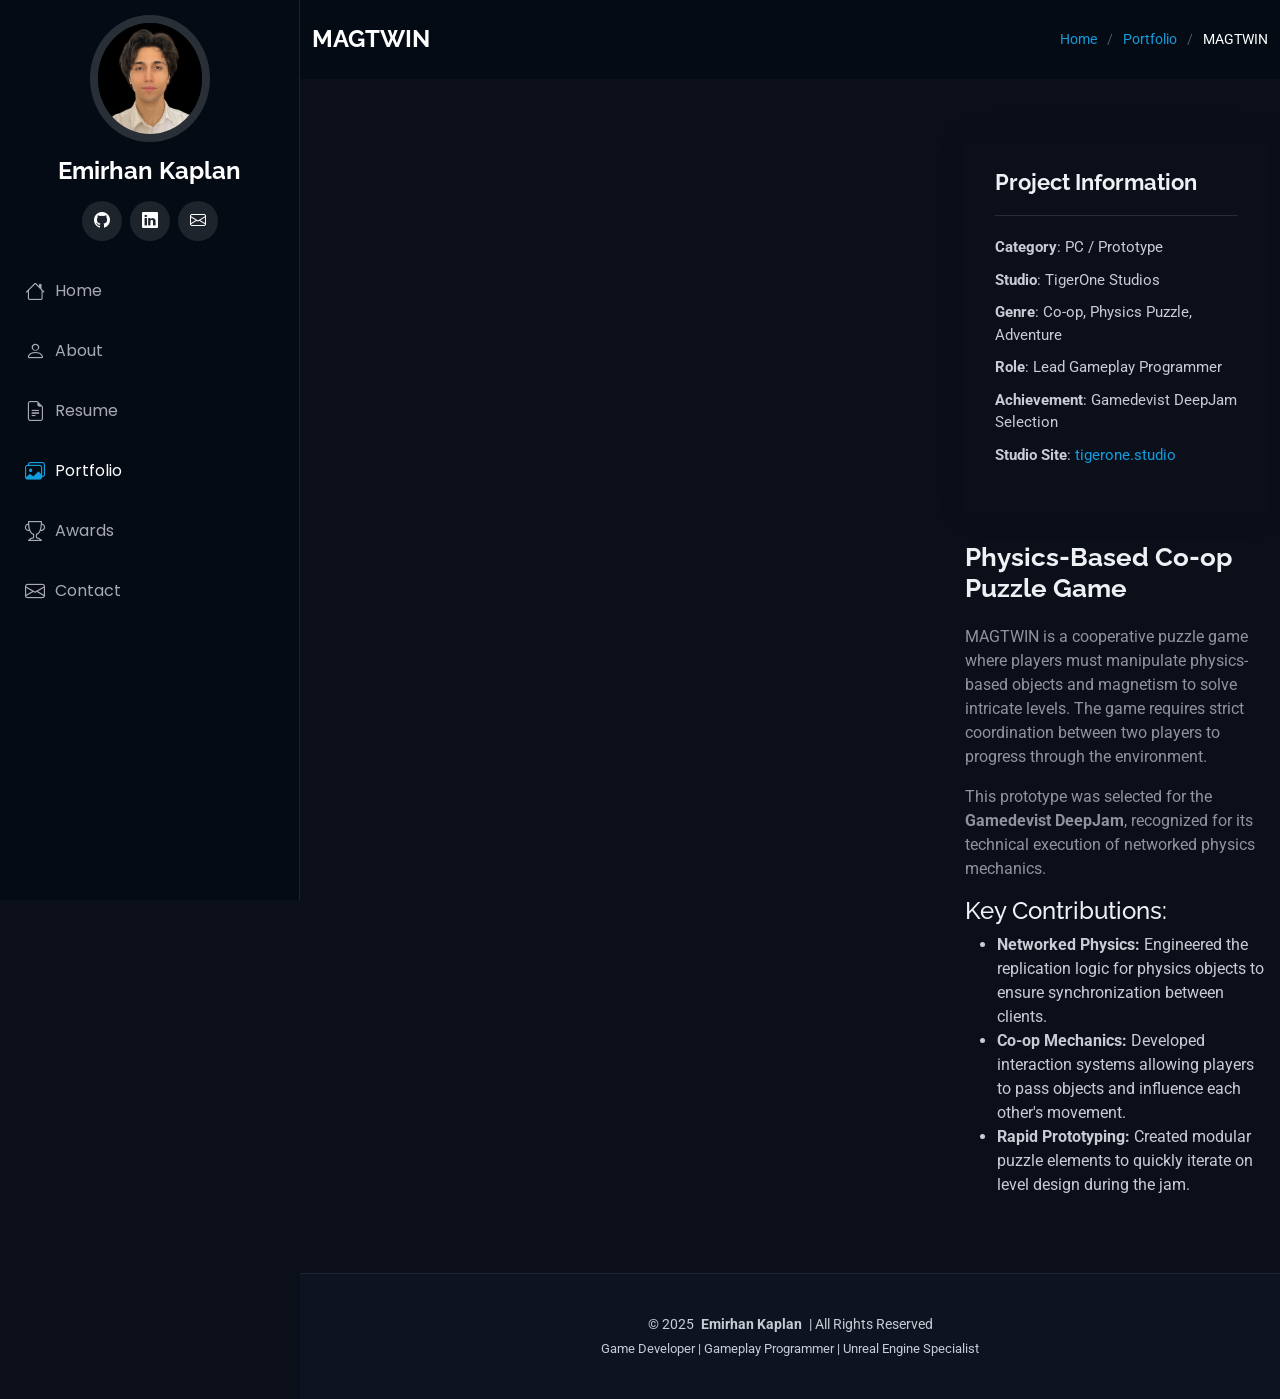
<file: project-magtwin.html>
<!DOCTYPE html>
<html lang="en">

<head>
  <meta charset="utf-8">
  <meta content="width=device-width, initial-scale=1.0" name="viewport">
  <title>MAGTWIN - Emirhan Kaplan</title>
  <meta content="Co-op Physics Puzzle Game developed for Gamedevist DeepJam" name="description">
  <meta content="MAGTWIN, PC Game, Unreal Engine, Co-op Game, Physics Based, DeepJam" name="keywords">

  <link href="assets/img/favicon.png" rel="icon">
  <link href="assets/img/apple-touch-icon.png" rel="apple-touch-icon">

  <link href="https://fonts.googleapis.com" rel="preconnect">
  <link href="https://fonts.gstatic.com" rel="preconnect" crossorigin>
  <link href="https://fonts.googleapis.com/css2?family=Roboto:ital,wght@0,100;0,300;0,400;0,500;0,700;0,900;1,100;1,300;1,400;1,500;1,700;1,900&family=Poppins:ital,wght@0,100;0,200;0,300;0,400;0,500;0,600;0,700;0,800;0,900;1,100;1,200;1,300;1,400;1,500;1,600;1,700;1,800;1,900&family=Raleway:ital,wght@0,100;0,200;0,300;0,400;0,500;0,600;0,700;0,800;0,900;1,100;1,200;1,300;1,400;1,500;1,600;1,700;1,800;1,900&display=swap" rel="stylesheet">

  <link href="assets/vendor/bootstrap/css/bootstrap.min.css" rel="stylesheet">
  <link href="assets/vendor/bootstrap-icons/bootstrap-icons.css" rel="stylesheet">
  <link href="assets/vendor/aos/aos.css" rel="stylesheet">
  <link href="assets/vendor/glightbox/css/glightbox.min.css" rel="stylesheet">
  <link href="assets/vendor/swiper/swiper-bundle.min.css" rel="stylesheet">

  <link href="assets/css/main.css" rel="stylesheet">
</head>

<body class="portfolio-details-page">

  <header id="header" class="header dark-background d-flex flex-column">
    <i class="header-toggle d-xl-none bi bi-list"></i>

    <div class="profile-img">
      <img src="assets/img/my-profile-img.jpg" alt="" class="img-fluid rounded-circle">
    </div>

    <a href="index.html" class="logo d-flex align-items-center justify-content-center">
      <h1 class="sitename">Emirhan Kaplan</h1>
    </a>

    <div class="social-links text-center">
      <a href="https://github.com/Kaplanv1" target="_blank" class="github"><i class="bi bi-github"></i></a>
      <a href="https://www.linkedin.com/in/emirhankpln/" target="_blank" class="linkedin"><i class="bi bi-linkedin"></i></a>
      <a href="mailto:emirhankpln137@gmail.com" class="email"><i class="bi bi-envelope"></i></a>
    </div>

    <nav id="navmenu" class="navmenu">
      <ul>
        <li><a href="index.html#hero"><i class="bi bi-house navicon"></i>Home</a></li>
        <li><a href="index.html#about"><i class="bi bi-person navicon"></i> About</a></li>
        <li><a href="index.html#resume"><i class="bi bi-file-earmark-text navicon"></i> Resume</a></li>
        <li><a href="index.html#portfolio" class="active"><i class="bi bi-images navicon"></i> Portfolio</a></li>
        <li><a href="index.html#testimonials"><i class="bi bi-trophy navicon"></i> Awards</a></li>
        <li><a href="index.html#contact"><i class="bi bi-envelope navicon"></i> Contact</a></li>
      </ul>
    </nav>

  </header>

  <main class="main">

    <div class="page-title dark-background">
      <div class="container d-lg-flex justify-content-between align-items-center">
        <h1 class="mb-2 mb-lg-0">MAGTWIN</h1>
        <nav class="breadcrumbs">
          <ol>
            <li><a href="index.html">Home</a></li>
            <li><a href="index.html#portfolio">Portfolio</a></li>
            <li class="current">MAGTWIN</li>
          </ol>
        </nav>
      </div>
    </div><section id="portfolio-details" class="portfolio-details section">

      <div class="container" data-aos="fade-up" data-aos-delay="100">

        <div class="row gy-4">

          <div class="col-lg-8">
            <iframe class="img-fluid" style="width: 100%; aspect-ratio: 16/9; border-radius: 10px;" src="https://www.youtube.com/embed/2goX_wX7Sjc" title="YouTube video player" frameborder="0" allow="accelerometer; autoplay; clipboard-write; encrypted-media; gyroscope; picture-in-picture; web-share" referrerpolicy="strict-origin-when-cross-origin" allowfullscreen>
            </iframe>
          </div>

          <div class="col-lg-4">
            <div class="portfolio-info" data-aos="fade-up" data-aos-delay="200">
              <h3>Project Information</h3>
              <ul>
                <li><strong>Category</strong>: PC / Prototype</li>
                <li><strong>Studio</strong>: TigerOne Studios</li>
                <li><strong>Genre</strong>: Co-op, Physics Puzzle, Adventure</li>
                <li><strong>Role</strong>: Lead Gameplay Programmer</li>
                <li><strong>Achievement</strong>: Gamedevist DeepJam Selection</li>
                <li><strong>Studio Site</strong>: <a href="https://www.tigerone.studio/" target="_blank">tigerone.studio</a></li>
              </ul>
            </div>
            <div class="portfolio-description" data-aos="fade-up" data-aos-delay="300">
              <h2>Physics-Based Co-op Puzzle Game</h2>
              <p>
                MAGTWIN is a cooperative puzzle game where players must manipulate physics-based objects and magnetism to solve intricate levels. The game requires strict coordination between two players to progress through the environment.
              </p>
              <p>
                This prototype was selected for the <strong>Gamedevist DeepJam</strong>, recognized for its technical execution of networked physics mechanics.
              </p>
              <h4>Key Contributions:</h4>
              <ul>
                <li><strong>Networked Physics:</strong> Engineered the replication logic for physics objects to ensure synchronization between clients.</li>
                <li><strong>Co-op Mechanics:</strong> Developed interaction systems allowing players to pass objects and influence each other's movement.</li>
                <li><strong>Rapid Prototyping:</strong> Created modular puzzle elements to quickly iterate on level design during the jam.</li>
              </ul>
            </div>
          </div>

        </div>

      </div>

    </section></main>

  <footer id="footer" class="footer position-relative light-background">
    <div class="container">
      <div class="copyright text-center ">
        <p>© 2025 <strong class="px-1 sitename">Emirhan Kaplan</strong> | All Rights Reserved</p>
      </div>
      <div class="credits">
        Game Developer | Gameplay Programmer | Unreal Engine Specialist
      </div>
    </div>
  </footer>

  <a href="#" id="scroll-top" class="scroll-top d-flex align-items-center justify-content-center"><i class="bi bi-arrow-up-short"></i></a>

  <div id="preloader"></div>

  <script src="assets/vendor/bootstrap/js/bootstrap.bundle.min.js"></script>
  <script src="assets/vendor/php-email-form/validate.js"></script>
  <script src="assets/vendor/aos/aos.js"></script>
  <script src="assets/vendor/typed.js/typed.umd.js"></script>
  <script src="assets/vendor/purecounter/purecounter_vanilla.js"></script>
  <script src="assets/vendor/waypoints/noframework.waypoints.js"></script>
  <script src="assets/vendor/glightbox/js/glightbox.min.js"></script>
  <script src="assets/vendor/imagesloaded/imagesloaded.pkgd.min.js"></script>
  <script src="assets/vendor/isotope-layout/isotope.pkgd.min.js"></script>
  <script src="assets/vendor/swiper/swiper-bundle.min.js"></script>

  <script src="assets/js/main.js"></script>

</body>

</html>
</file>
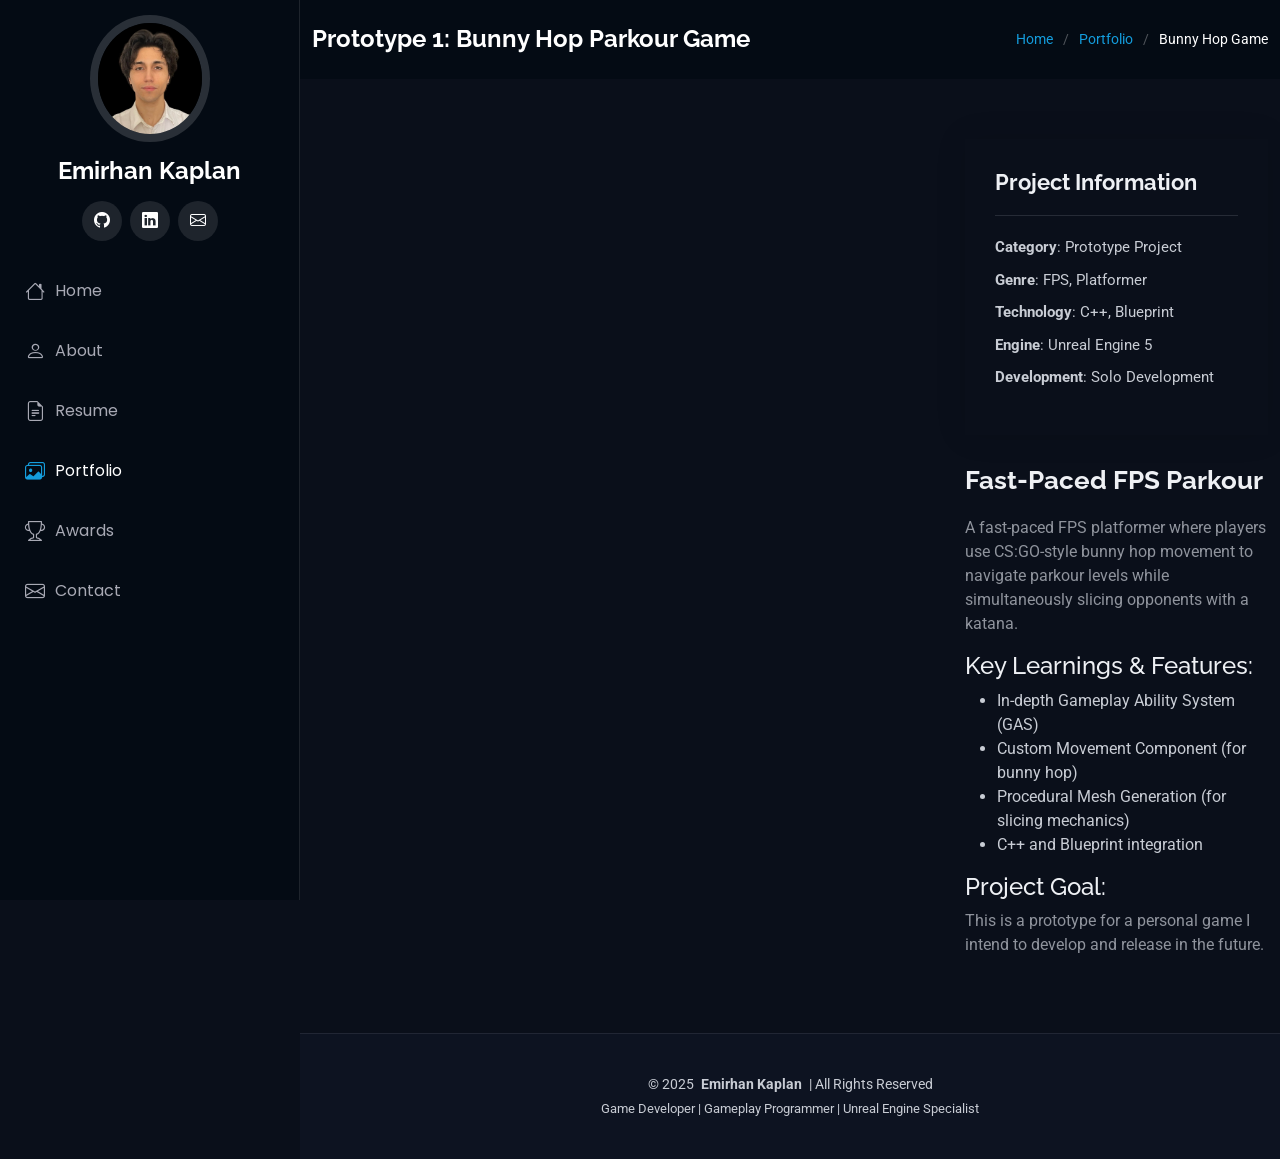
<file: project-prototype-1.html>
<!DOCTYPE html>
<html lang="en">

<head>
  <meta charset="utf-8">
  <meta content="width=device-width, initial-scale=1.0" name="viewport">
  <title>Prototype 1: Bunny Hop Parkour - Emirhan Kaplan</title>
  <meta content="Fast-paced FPS parkour game prototype using Custom Movement and GAS." name="description">
  <meta content="Prototype, Unreal Engine, GAS, Custom Movement, C++" name="keywords">

  <link href="assets/img/favicon.png" rel="icon">
  <link href="assets/img/apple-touch-icon.png" rel="apple-touch-icon">

  <link href="https://fonts.googleapis.com" rel="preconnect">
  <link href="https://fonts.gstatic.com" rel="preconnect" crossorigin>
  <link href="https://fonts.googleapis.com/css2?family=Roboto:ital,wght@0,100;0,300;0,400;0,500;0,700;0,900;1,100;1,300;1,400;1,500;1,700;1,900&family=Poppins:ital,wght@0,100;0,200;0,300;0,400;0,500;0,600;0,700;0,800;0,900;1,100;1,200;1,300;1,400;1,500;1,600;1,700;1,800;1,900&family=Raleway:ital,wght@0,100;0,200;0,300;0,400;0,500;0,600;0,700;0,800;0,900;1,100;1,200;1,300;1,400;1,500;1,600;1,700;1,800;1,900&display=swap" rel="stylesheet">

  <link href="assets/vendor/bootstrap/css/bootstrap.min.css" rel="stylesheet">
  <link href="assets/vendor/bootstrap-icons/bootstrap-icons.css" rel="stylesheet">
  <link href="assets/vendor/aos/aos.css" rel="stylesheet">
  <link href="assets/vendor/glightbox/css/glightbox.min.css" rel="stylesheet">
  <link href="assets/vendor/swiper/swiper-bundle.min.css" rel="stylesheet">

  <link href="assets/css/main.css" rel="stylesheet">
</head>

<body class="portfolio-details-page">

  <header id="header" class="header dark-background d-flex flex-column">
    <i class="header-toggle d-xl-none bi bi-list"></i>

    <div class="profile-img">
      <img src="assets/img/my-profile-img.jpg" alt="" class="img-fluid rounded-circle">
    </div>

    <a href="index.html" class="logo d-flex align-items-center justify-content-center">
      <h1 class="sitename">Emirhan Kaplan</h1>
    </a>

    <div class="social-links text-center">
      <a href="https://github.com/Kaplanv1" target="_blank" class="github"><i class="bi bi-github"></i></a>
      <a href="https://www.linkedin.com/in/emirhankpln/" target="_blank" class="linkedin"><i class="bi bi-linkedin"></i></a>
      <a href="mailto:emirhankpln137@gmail.com" class="email"><i class="bi bi-envelope"></i></a>
    </div>

    <nav id="navmenu" class="navmenu">
      <ul>
        <li><a href="index.html#hero"><i class="bi bi-house navicon"></i>Home</a></li>
        <li><a href="index.html#about"><i class="bi bi-person navicon"></i> About</a></li>
        <li><a href="index.html#resume"><i class="bi bi-file-earmark-text navicon"></i> Resume</a></li>
        <li><a href="index.html#portfolio" class="active"><i class="bi bi-images navicon"></i> Portfolio</a></li>
        <li><a href="index.html#testimonials"><i class="bi bi-trophy navicon"></i> Awards</a></li>
        <li><a href="index.html#contact"><i class="bi bi-envelope navicon"></i> Contact</a></li>
      </ul>
    </nav>

  </header>

  <main class="main">

    <div class="page-title dark-background">
      <div class="container d-lg-flex justify-content-between align-items-center">
        <h1 class="mb-2 mb-lg-0">Prototype 1: Bunny Hop Parkour Game</h1>
        <nav class="breadcrumbs">
          <ol>
            <li><a href="index.html">Home</a></li>
            <li><a href="index.html#portfolio">Portfolio</a></li>
            <li class="current">Bunny Hop Game</li>
          </ol>
        </nav>
      </div>
    </div><section id="portfolio-details" class="portfolio-details section">

      <div class="container" data-aos="fade-up" data-aos-delay="100">

        <div class="row gy-4">

          <div class="col-lg-8">
            <iframe class="img-fluid" style="width: 100%; aspect-ratio: 16/9; border-radius: 10px;" src="https://www.youtube.com/embed/irz0FT6CfyA" title="YouTube video player" frameborder="0" allow="accelerometer; autoplay; clipboard-write; encrypted-media; gyroscope; picture-in-picture; web-share" referrerpolicy="strict-origin-when-cross-origin" allowfullscreen>
            </iframe>
          </div>

          <div class="col-lg-4">
            <div class="portfolio-info" data-aos="fade-up" data-aos-delay="200">
              <h3>Project Information</h3>
              <ul>
                <li><strong>Category</strong>: Prototype Project</li>
                <li><strong>Genre</strong>: FPS, Platformer</li>
                <li><strong>Technology</strong>: C++, Blueprint</li>
                <li><strong>Engine</strong>: Unreal Engine 5</li>
                <li><strong>Development</strong>: Solo Development</li>
              </ul>
            </div>
            <div class="portfolio-description" data-aos="fade-up" data-aos-delay="300">
              <h2>Fast-Paced FPS Parkour</h2>
              <p>
                A fast-paced FPS platformer where players use CS:GO-style bunny hop movement to navigate parkour levels while simultaneously slicing opponents with a katana.
              </p>
              <h4>Key Learnings & Features:</h4>
              <ul>
                <li>In-depth Gameplay Ability System (GAS)</li>
                <li>Custom Movement Component (for bunny hop)</li>
                <li>Procedural Mesh Generation (for slicing mechanics)</li>
                <li>C++ and Blueprint integration</li>
              </ul>
              <h4>Project Goal:</h4>
              <p>
                This is a prototype for a personal game I intend to develop and release in the future.
              </p>
            </div>
          </div>

        </div>

      </div>

    </section></main>

  <footer id="footer" class="footer position-relative light-background">
    <div class="container">
      <div class="copyright text-center ">
        <p>© 2025 <strong class="px-1 sitename">Emirhan Kaplan</strong> | All Rights Reserved</p>
      </div>
      <div class="credits">
        Game Developer | Gameplay Programmer | Unreal Engine Specialist
      </div>
    </div>
  </footer>

  <a href="#" id="scroll-top" class="scroll-top d-flex align-items-center justify-content-center"><i class="bi bi-arrow-up-short"></i></a>

  <div id="preloader"></div>

  <script src="assets/vendor/bootstrap/js/bootstrap.bundle.min.js"></script>
  <script src="assets/vendor/php-email-form/validate.js"></script>
  <script src="assets/vendor/aos/aos.js"></script>
  <script src="assets/vendor/typed.js/typed.umd.js"></script>
  <script src="assets/vendor/purecounter/purecounter_vanilla.js"></script>
  <script src="assets/vendor/waypoints/noframework.waypoints.js"></script>
  <script src="assets/vendor/glightbox/js/glightbox.min.js"></script>
  <script src="assets/vendor/imagesloaded/imagesloaded.pkgd.min.js"></script>
  <script src="assets/vendor/isotope-layout/isotope.pkgd.min.js"></script>
  <script src="assets/vendor/swiper/swiper-bundle.min.js"></script>

  <script src="assets/js/main.js"></script>

</body>

</html>
</file>
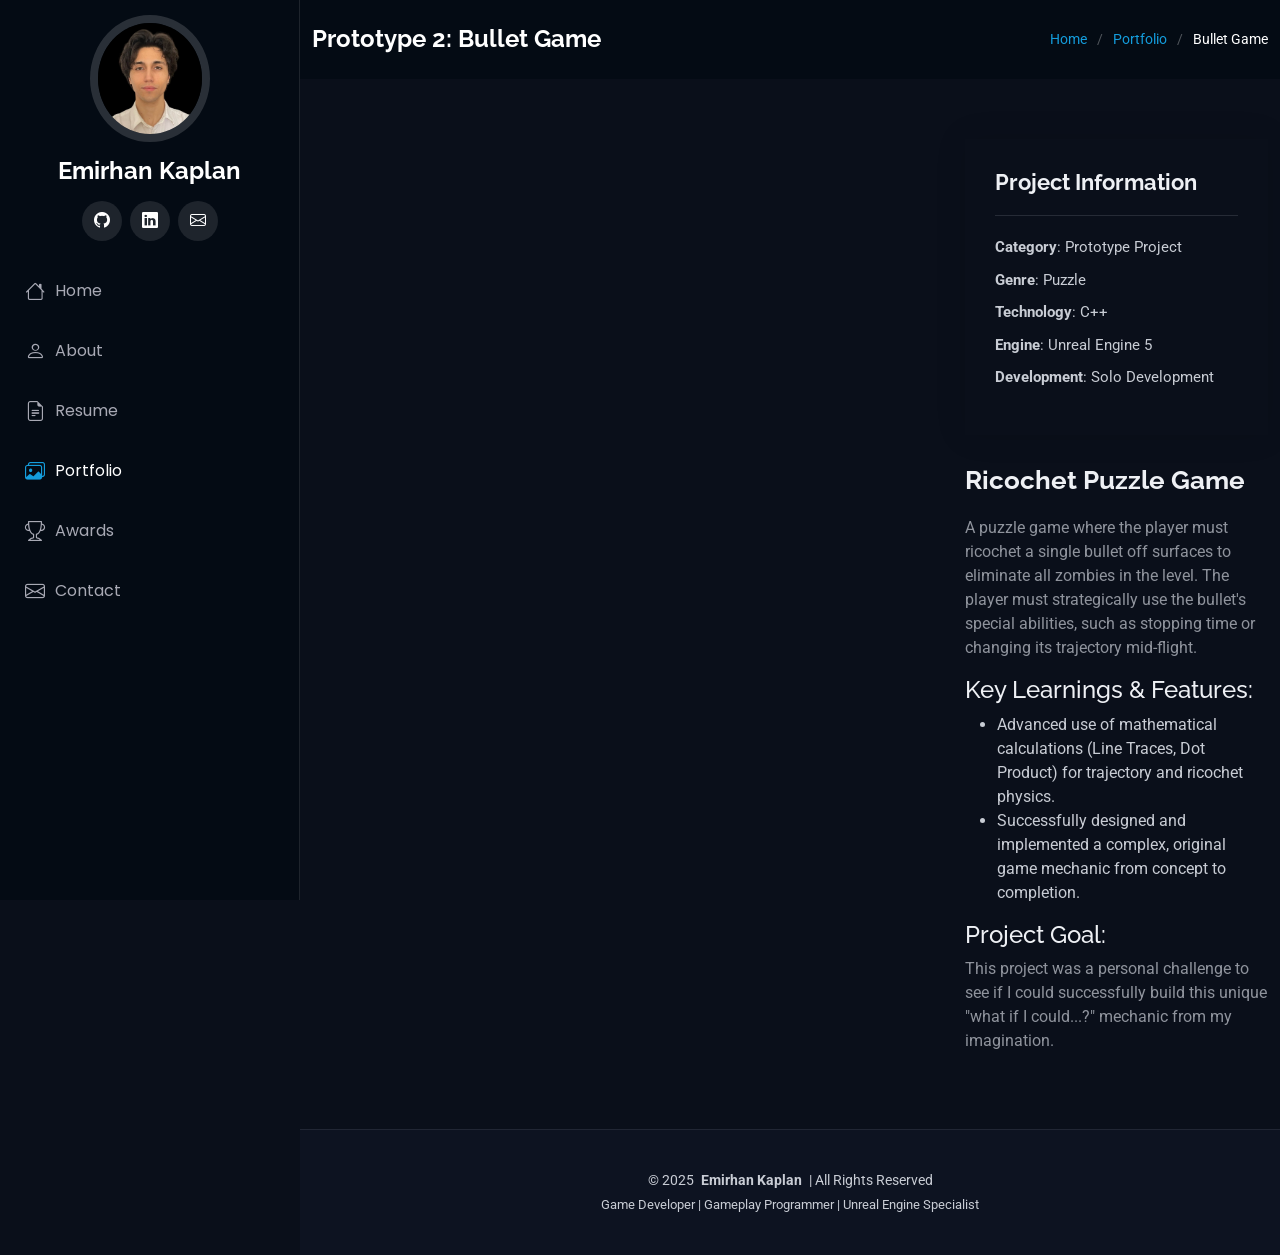
<file: project-prototype-2.html>
<!DOCTYPE html>
<html lang="en">

<head>
  <meta charset="utf-8">
  <meta content="width=device-width, initial-scale=1.0" name="viewport">
  <title>Prototype 2: Bullet Game - Emirhan Kaplan</title>
  <meta content="Puzzle game prototype about ricochet mechanics and special bullet abilities." name="description">
  <meta content="Prototype, Unreal Engine, Puzzle, C++, Line Trace" name="keywords">

  <link href="assets/img/favicon.png" rel="icon">
  <link href="assets/img/apple-touch-icon.png" rel="apple-touch-icon">

  <link href="https://fonts.googleapis.com" rel="preconnect">
  <link href="https://fonts.gstatic.com" rel="preconnect" crossorigin>
  <link href="https://fonts.googleapis.com/css2?family=Roboto:ital,wght@0,100;0,300;0,400;0,500;0,700;0,900;1,100;1,300;1,400;1,500;1,700;1,900&family=Poppins:ital,wght@0,100;0,200;0,300;0,400;0,500;0,600;0,700;0,800;0,900;1,100;1,200;1,300;1,400;1,500;1,600;1,700;1,800;1,900&family=Raleway:ital,wght@0,100;0,200;0,300;0,400;0,500;0,600;0,700;0,800;0,900;1,100;1,200;1,300;1,400;1,500;1,600;1,700;1,800;1,900&display=swap" rel="stylesheet">

  <link href="assets/vendor/bootstrap/css/bootstrap.min.css" rel="stylesheet">
  <link href="assets/vendor/bootstrap-icons/bootstrap-icons.css" rel="stylesheet">
  <link href="assets/vendor/aos/aos.css" rel="stylesheet">
  <link href="assets/vendor/glightbox/css/glightbox.min.css" rel="stylesheet">
  <link href="assets/vendor/swiper/swiper-bundle.min.css" rel="stylesheet">

  <link href="assets/css/main.css" rel="stylesheet">
</head>

<body class="portfolio-details-page">

  <header id="header" class="header dark-background d-flex flex-column">
    <i class="header-toggle d-xl-none bi bi-list"></i>

    <div class="profile-img">
      <img src="assets/img/my-profile-img.jpg" alt="" class="img-fluid rounded-circle">
    </div>

    <a href="index.html" class="logo d-flex align-items-center justify-content-center">
      <h1 class="sitename">Emirhan Kaplan</h1>
    </a>

    <div class="social-links text-center">
      <a href="https://github.com/Kaplanv1" target="_blank" class="github"><i class="bi bi-github"></i></a>
      <a href="https://www.linkedin.com/in/emirhankpln/" target="_blank" class="linkedin"><i class="bi bi-linkedin"></i></a>
      <a href="mailto:emirhankpln137@gmail.com" class="email"><i class="bi bi-envelope"></i></a>
    </div>

    <nav id="navmenu" class="navmenu">
      <ul>
        <li><a href="index.html#hero"><i class="bi bi-house navicon"></i>Home</a></li>
        <li><a href="index.html#about"><i class="bi bi-person navicon"></i> About</a></li>
        <li><a href="index.html#resume"><i class="bi bi-file-earmark-text navicon"></i> Resume</a></li>
        <li><a href="index.html#portfolio" class="active"><i class="bi bi-images navicon"></i> Portfolio</a></li>
        <li><a href="index.html#testimonials"><i class="bi bi-trophy navicon"></i> Awards</a></li>
        <li><a href="index.html#contact"><i class="bi bi-envelope navicon"></i> Contact</a></li>
      </ul>
    </nav>

  </header>

  <main class="main">

    <div class="page-title dark-background">
      <div class="container d-lg-flex justify-content-between align-items-center">
        <h1 class="mb-2 mb-lg-0">Prototype 2: Bullet Game</h1>
        <nav class="breadcrumbs">
          <ol>
            <li><a href="index.html">Home</a></li>
            <li><a href="index.html#portfolio">Portfolio</a></li>
            <li class="current">Bullet Game</li>
          </ol>
        </nav>
      </div>
    </div><section id="portfolio-details" class="portfolio-details section">

      <div class="container" data-aos="fade-up" data-aos-delay="100">

        <div class="row gy-4">

          <div class="col-lg-8">
            <iframe class="img-fluid" style="width: 100%; aspect-ratio: 16/9; border-radius: 10px;" src="https://www.youtube.com/embed/0tYaPpIiFuA" title="YouTube video player" frameborder="0" allow="accelerometer; autoplay; clipboard-write; encrypted-media; gyroscope; picture-in-picture; web-share" referrerpolicy="strict-origin-when-cross-origin" allowfullscreen>
            </iframe>
          </div>

          <div class="col-lg-4">
            <div class="portfolio-info" data-aos="fade-up" data-aos-delay="200">
              <h3>Project Information</h3>
              <ul>
                <li><strong>Category</strong>: Prototype Project</li>
                <li><strong>Genre</strong>: Puzzle</li>
                <li><strong>Technology</strong>: C++</li>
                <li><strong>Engine</strong>: Unreal Engine 5</li>
                <li><strong>Development</strong>: Solo Development</li>
              </ul>
            </div>
            <div class="portfolio-description" data-aos="fade-up" data-aos-delay="300">
              <h2>Ricochet Puzzle Game</h2>
              <p>
                A puzzle game where the player must ricochet a single bullet off surfaces to eliminate all zombies in the level. The player must strategically use the bullet's special abilities, such as stopping time or changing its trajectory mid-flight.
              </p>
              <h4>Key Learnings & Features:</h4>
              <ul>
                <li>Advanced use of mathematical calculations (Line Traces, Dot Product) for trajectory and ricochet physics.</li>
                <li>Successfully designed and implemented a complex, original game mechanic from concept to completion.</li>
              </ul>
              <h4>Project Goal:</h4>
              <p>
                This project was a personal challenge to see if I could successfully build this unique "what if I could...?" mechanic from my imagination.
              </p>
            </div>
          </div>

        </div>

      </div>

    </section></main>

  <footer id="footer" class="footer position-relative light-background">
    <div class="container">
      <div class="copyright text-center ">
        <p>© 2025 <strong class="px-1 sitename">Emirhan Kaplan</strong> | All Rights Reserved</p>
      </div>
      <div class="credits">
        Game Developer | Gameplay Programmer | Unreal Engine Specialist
      </div>
    </div>
  </footer>

  <a href="#" id="scroll-top" class="scroll-top d-flex align-items-center justify-content-center"><i class="bi bi-arrow-up-short"></i></a>

  <div id="preloader"></div>

  <script src="assets/vendor/bootstrap/js/bootstrap.bundle.min.js"></script>
  <script src="assets/vendor/php-email-form/validate.js"></script>
  <script src="assets/vendor/aos/aos.js"></script>
  <script src="assets/vendor/typed.js/typed.umd.js"></script>
  <script src="assets/vendor/purecounter/purecounter_vanilla.js"></script>
  <script src="assets/vendor/waypoints/noframework.waypoints.js"></script>
  <script src="assets/vendor/glightbox/js/glightbox.min.js"></script>
  <script src="assets/vendor/imagesloaded/imagesloaded.pkgd.min.js"></script>
  <script src="assets/vendor/isotope-layout/isotope.pkgd.min.js"></script>
  <script src="assets/vendor/swiper/swiper-bundle.min.js"></script>

  <script src="assets/js/main.js"></script>

</body>

</html>
</file>
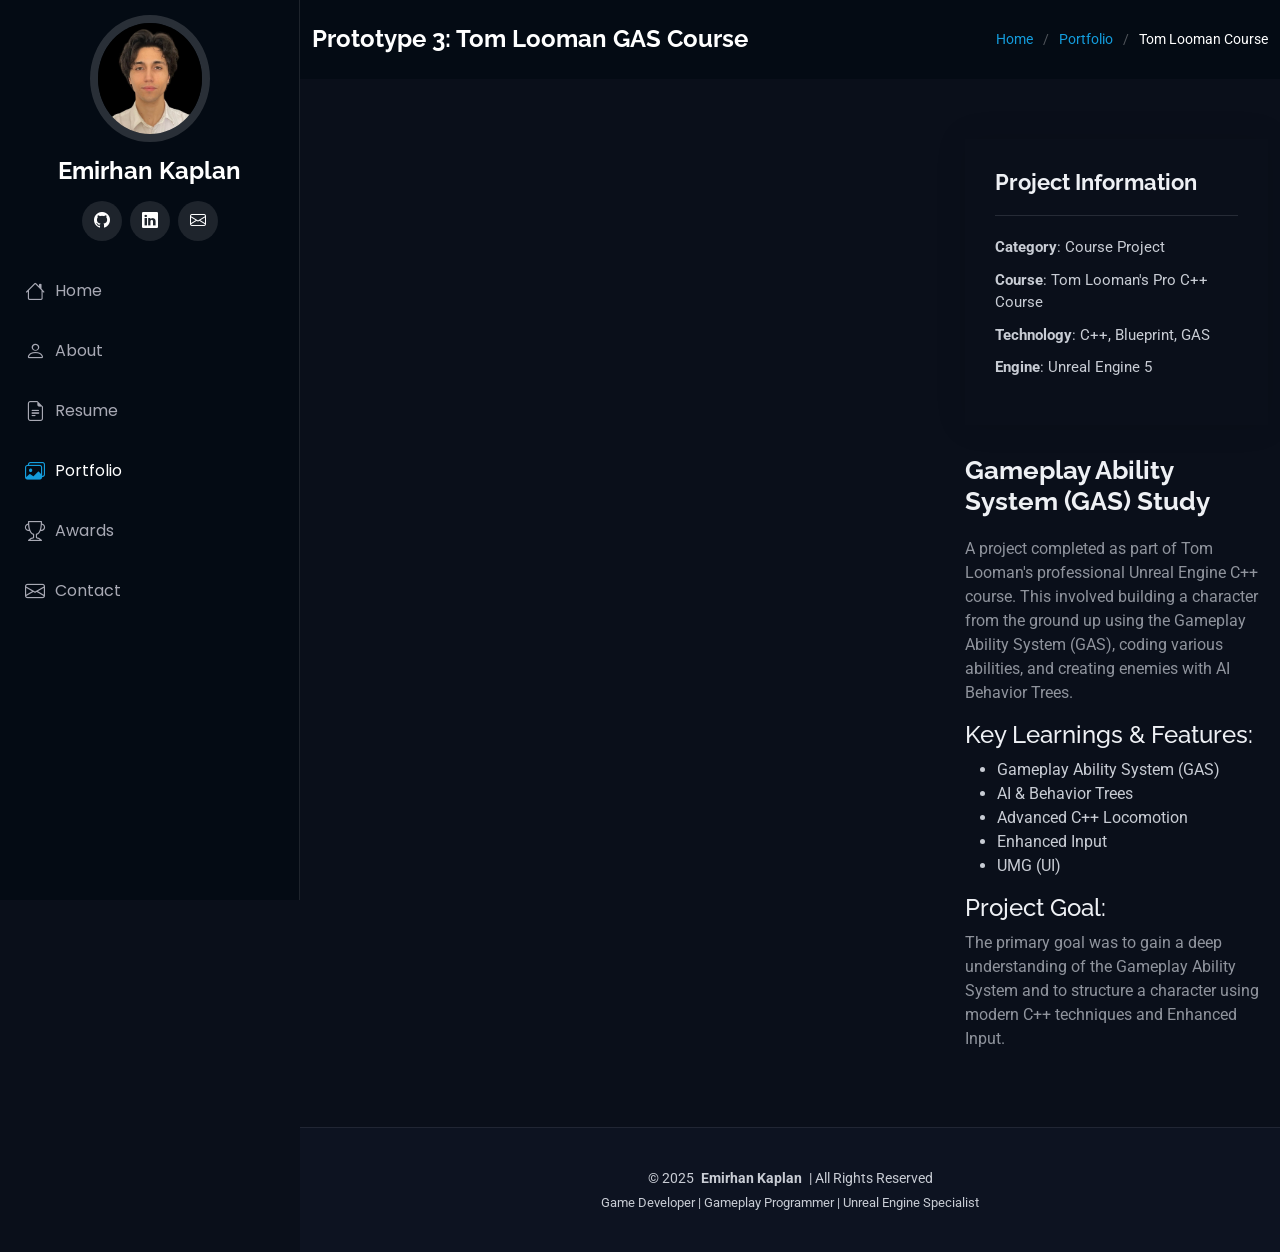
<file: project-prototype-3.html>
<!DOCTYPE html>
<html lang="en">

<head>
  <meta charset="utf-8">
  <meta content="width=device-width, initial-scale=1.0" name="viewport">
  <title>Prototype 3: Tom Looman GAS Course - Emirhan Kaplan</title>
  <meta content="Project from Tom Looman's course focusing on C++ and the Gameplay Ability System (GAS)." name="description">
  <meta content="Prototype, Unreal Engine, GAS, C++, AI, Course" name="keywords">

  <link href="assets/img/favicon.png" rel="icon">
  <link href="assets/img/apple-touch-icon.png" rel="apple-touch-icon">

  <link href="https://fonts.googleapis.com" rel="preconnect">
  <link href="https://fonts.gstatic.com" rel="preconnect" crossorigin>
  <link href="https://fonts.googleapis.com/css2?family=Roboto:ital,wght@0,100;0,300;0,400;0,500;0,700;0,900;1,100;1,300;1,400;1,500;1,700;1,900&family=Poppins:ital,wght@0,100;0,200;0,300;0,400;0,500;0,600;0,700;0,800;0,900;1,100;1,200;1,300;1,400;1,500;1,600;1,700;1,800;1,900&family=Raleway:ital,wght@0,100;0,200;0,300;0,400;0,500;0,600;0,700;0,800;0,900;1,100;1,200;1,300;1,400;1,500;1,600;1,700;1,800;1,900&display=swap" rel="stylesheet">

  <link href="assets/vendor/bootstrap/css/bootstrap.min.css" rel="stylesheet">
  <link href="assets/vendor/bootstrap-icons/bootstrap-icons.css" rel="stylesheet">
  <link href="assets/vendor/aos/aos.css" rel="stylesheet">
  <link href="assets/vendor/glightbox/css/glightbox.min.css" rel="stylesheet">
  <link href="assets/vendor/swiper/swiper-bundle.min.css" rel="stylesheet">

  <link href="assets/css/main.css" rel="stylesheet">
</head>

<body class="portfolio-details-page">

  <header id="header" class="header dark-background d-flex flex-column">
    <i class="header-toggle d-xl-none bi bi-list"></i>

    <div class="profile-img">
      <img src="assets/img/my-profile-img.jpg" alt="" class="img-fluid rounded-circle">
    </div>

    <a href="index.html" class="logo d-flex align-items-center justify-content-center">
      <h1 class="sitename">Emirhan Kaplan</h1>
    </a>

    <div class="social-links text-center">
      <a href="https://github.com/Kaplanv1" target="_blank" class="github"><i class="bi bi-github"></i></a>
      <a href="https://www.linkedin.com/in/emirhankpln/" target="_blank" class="linkedin"><i class="bi bi-linkedin"></i></a>
      <a href="mailto:emirhankpln137@gmail.com" class="email"><i class="bi bi-envelope"></i></a>
    </div>

    <nav id="navmenu" class="navmenu">
      <ul>
        <li><a href="index.html#hero"><i class="bi bi-house navicon"></i>Home</a></li>
        <li><a href="index.html#about"><i class="bi bi-person navicon"></i> About</a></li>
        <li><a href="index.html#resume"><i class="bi bi-file-earmark-text navicon"></i> Resume</a></li>
        <li><a href="index.html#portfolio" class="active"><i class="bi bi-images navicon"></i> Portfolio</a></li>
        <li><a href="index.html#testimonials"><i class="bi bi-trophy navicon"></i> Awards</a></li>
        <li><a href="index.html#contact"><i class="bi bi-envelope navicon"></i> Contact</a></li>
      </ul>
    </nav>

  </header>

  <main class="main">

    <div class="page-title dark-background">
      <div class="container d-lg-flex justify-content-between align-items-center">
        <h1 class="mb-2 mb-lg-0">Prototype 3: Tom Looman GAS Course</h1>
        <nav class="breadcrumbs">
          <ol>
            <li><a href="index.html">Home</a></li>
            <li><a href="index.html#portfolio">Portfolio</a></li>
            <li class="current">Tom Looman Course</li>
          </ol>
        </nav>
      </div>
    </div><section id="portfolio-details" class="portfolio-details section">

      <div class="container" data-aos="fade-up" data-aos-delay="100">

        <div class="row gy-4">

          <div class="col-lg-8">
            <iframe class="img-fluid" style="width: 100%; aspect-ratio: 16/9; border-radius: 10px;" src="https://www.youtube.com/embed/JFN-4vr9k-Q" title="YouTube video player" frameborder="0" allow="accelerometer; autoplay; clipboard-write; encrypted-media; gyroscope; picture-in-picture; web-share" referrerpolicy="strict-origin-when-cross-origin" allowfullscreen>
            </iframe>
          </div>

          <div class="col-lg-4">
            <div class="portfolio-info" data-aos="fade-up" data-aos-delay="200">
              <h3>Project Information</h3>
              <ul>
                <li><strong>Category</strong>: Course Project</li>
                <li><strong>Course</strong>: Tom Looman's Pro C++ Course</li>
                <li><strong>Technology</strong>: C++, Blueprint, GAS</li>
                <li><strong>Engine</strong>: Unreal Engine 5</li>
              </ul>
            </div>
            <div class="portfolio-description" data-aos="fade-up" data-aos-delay="300">
              <h2>Gameplay Ability System (GAS) Study</h2>
              <p>
                A project completed as part of Tom Looman's professional Unreal Engine C++ course. This involved building a character from the ground up using the Gameplay Ability System (GAS), coding various abilities, and creating enemies with AI Behavior Trees.
              </p>
              <h4>Key Learnings & Features:</h4>
              <ul>
                <li>Gameplay Ability System (GAS)</li>
                <li>AI & Behavior Trees</li>
                <li>Advanced C++ Locomotion</li>
                <li>Enhanced Input</li>
                <li>UMG (UI)</li>
              </ul>
              <h4>Project Goal:</h4>
              <p>
                The primary goal was to gain a deep understanding of the Gameplay Ability System and to structure a character using modern C++ techniques and Enhanced Input.
              </p>
            </div>
          </div>

        </div>

      </div>

    </section></main>

  <footer id="footer" class="footer position-relative light-background">
    <div class="container">
      <div class="copyright text-center ">
        <p>© 2025 <strong class="px-1 sitename">Emirhan Kaplan</strong> | All Rights Reserved</p>
      </div>
      <div class="credits">
        Game Developer | Gameplay Programmer | Unreal Engine Specialist
      </div>
    </div>
  </footer>

  <a href="#" id="scroll-top" class="scroll-top d-flex align-items-center justify-content-center"><i class="bi bi-arrow-up-short"></i></a>

  <div id="preloader"></div>

  <script src="assets/vendor/bootstrap/js/bootstrap.bundle.min.js"></script>
  <script src="assets/vendor/php-email-form/validate.js"></script>
  <script src="assets/vendor/aos/aos.js"></script>
  <script src="assets/vendor/typed.js/typed.umd.js"></script>
  <script src="assets/vendor/purecounter/purecounter_vanilla.js"></script>
  <script src="assets/vendor/waypoints/noframework.waypoints.js"></script>
  <script src="assets/vendor/glightbox/js/glightbox.min.js"></script>
  <script src="assets/vendor/imagesloaded/imagesloaded.pkgd.min.js"></script>
  <script src="assets/vendor/isotope-layout/isotope.pkgd.min.js"></script>
  <script src="assets/vendor/swiper/swiper-bundle.min.js"></script>

  <script src="assets/js/main.js"></script>

</body>

</html>
</file>
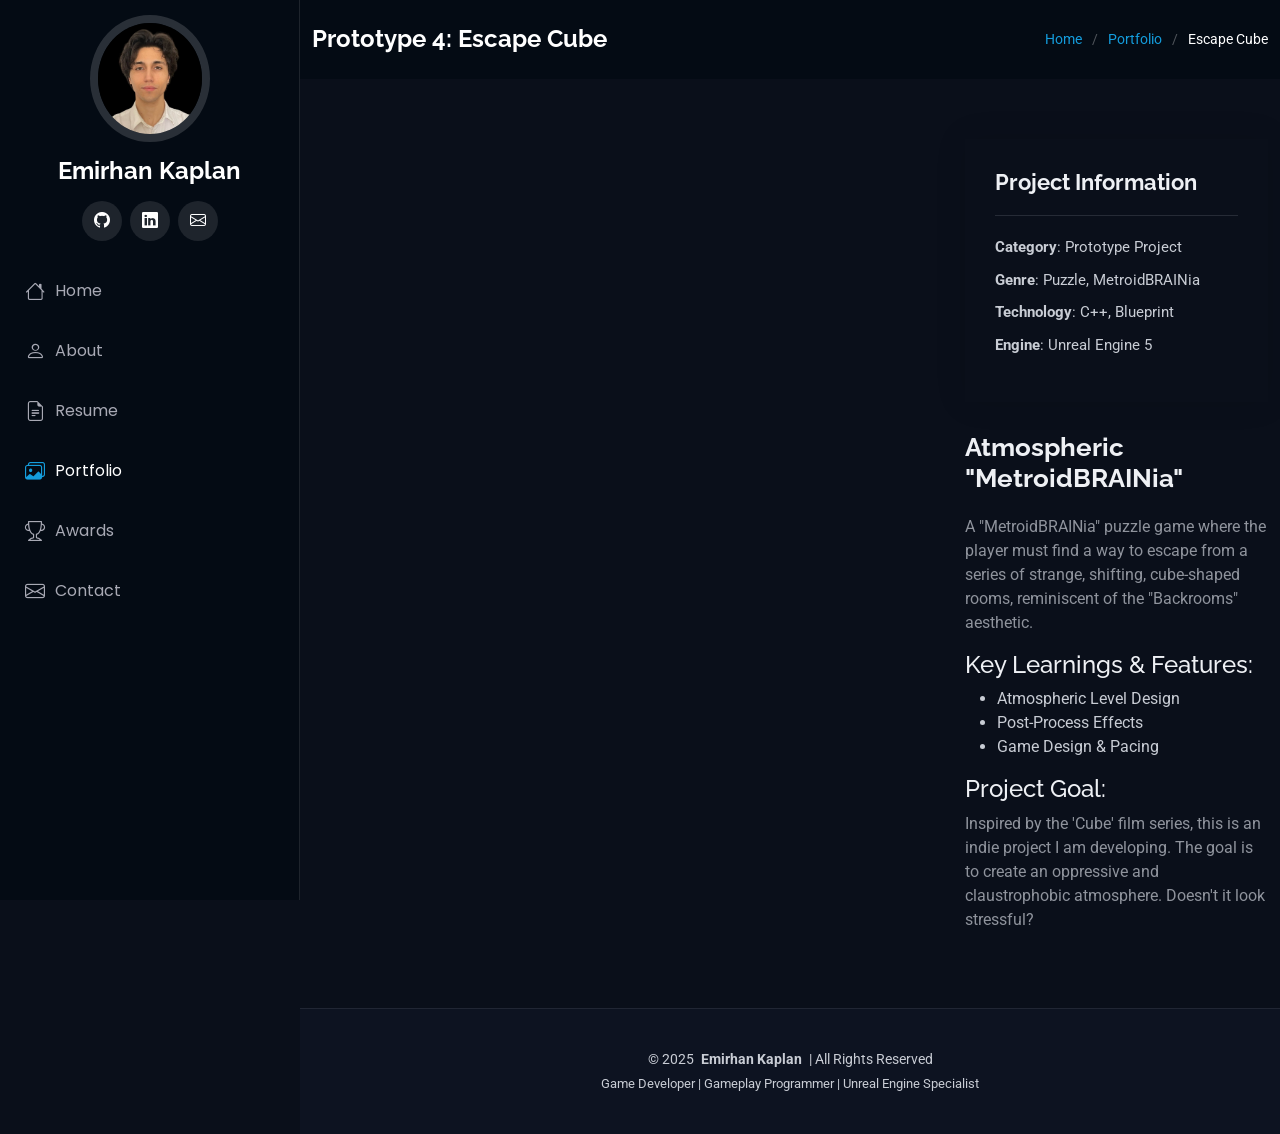
<file: project-prototype-4.html>
<!DOCTYPE html>
<html lang="en">

<head>
  <meta charset="utf-8">
  <meta content="width=device-width, initial-scale=1.0" name="viewport">
  <title>Prototype 4: Escape Cube - Emirhan Kaplan</title>
  <meta content="Atmospheric MetroidBRAINia puzzle game inspired by the 'Cube' films." name="description">
  <meta content="Prototype, Unreal Engine, Puzzle, Game Design, Level Design" name="keywords">

  <link href="assets/img/favicon.png" rel="icon">
  <link href="assets/img/apple-touch-icon.png" rel="apple-touch-icon">

  <link href="https://fonts.googleapis.com" rel="preconnect">
  <link href="https://fonts.gstatic.com" rel="preconnect" crossorigin>
  <link href="https://fonts.googleapis.com/css2?family=Roboto:ital,wght@0,100;0,300;0,400;0,500;0,700;0,900;1,100;1,300;1,400;1,500;1,700;1,900&family=Poppins:ital,wght@0,100;0,200;0,300;0,400;0,500;0,600;0,700;0,800;0,900;1,100;1,200;1,300;1,400;1,500;1,600;1,700;1,800;1,900&family=Raleway:ital,wght@0,100;0,200;0,300;0,400;0,500;0,600;0,700;0,800;0,900;1,100;1,200;1,300;1,400;1,500;1,600;1,700;1,800;1,900&display=swap" rel="stylesheet">

  <link href="assets/vendor/bootstrap/css/bootstrap.min.css" rel="stylesheet">
  <link href="assets/vendor/bootstrap-icons/bootstrap-icons.css" rel="stylesheet">
  <link href="assets/vendor/aos/aos.css" rel="stylesheet">
  <link href="assets/vendor/glightbox/css/glightbox.min.css" rel="stylesheet">
  <link href="assets/vendor/swiper/swiper-bundle.min.css" rel="stylesheet">

  <link href="assets/css/main.css" rel="stylesheet">
</head>

<body class="portfolio-details-page">

  <header id="header" class="header dark-background d-flex flex-column">
    <i class="header-toggle d-xl-none bi bi-list"></i>

    <div class="profile-img">
      <img src="assets/img/my-profile-img.jpg" alt="" class="img-fluid rounded-circle">
    </div>

    <a href="index.html" class="logo d-flex align-items-center justify-content-center">
      <h1 class="sitename">Emirhan Kaplan</h1>
    </a>

    <div class="social-links text-center">
      <a href="https://github.com/Kaplanv1" target="_blank" class="github"><i class="bi bi-github"></i></a>
      <a href="https://www.linkedin.com/in/emirhankpln/" target="_blank" class="linkedin"><i class="bi bi-linkedin"></i></a>
      <a href="mailto:emirhankpln137@gmail.com" class="email"><i class="bi bi-envelope"></i></a>
    </div>

    <nav id="navmenu" class="navmenu">
      <ul>
        <li><a href="index.html#hero"><i class="bi bi-house navicon"></i>Home</a></li>
        <li><a href="index.html#about"><i class="bi bi-person navicon"></i> About</a></li>
        <li><a href="index.html#resume"><i class="bi bi-file-earmark-text navicon"></i> Resume</a></li>
        <li><a href="index.html#portfolio" class="active"><i class="bi bi-images navicon"></i> Portfolio</a></li>
        <li><a href="index.html#testimonials"><i class="bi bi-trophy navicon"></i> Awards</a></li>
        <li><a href="index.html#contact"><i class="bi bi-envelope navicon"></i> Contact</a></li>
      </ul>
    </nav>

  </header>

  <main class="main">

    <div class="page-title dark-background">
      <div class="container d-lg-flex justify-content-between align-items-center">
        <h1 class="mb-2 mb-lg-0">Prototype 4: Escape Cube</h1>
        <nav class="breadcrumbs">
          <ol>
            <li><a href="index.html">Home</a></li>
            <li><a href="index.html#portfolio">Portfolio</a></li>
            <li class="current">Escape Cube</li>
          </ol>
        </nav>
      </div>
    </div><section id="portfolio-details" class="portfolio-details section">

      <div class="container" data-aos="fade-up" data-aos-delay="100">

        <div class="row gy-4">

          <div class="col-lg-8">
            <iframe class="img-fluid" style="width: 100%; aspect-ratio: 16/9; border-radius: 10px;" src="https://www.youtube.com/embed/eBG2Y5BoEfI" title="YouTube video player" frameborder="0" allow="accelerometer; autoplay; clipboard-write; encrypted-media; gyroscope; picture-in-picture; web-share" referrerpolicy="strict-origin-when-cross-origin" allowfullscreen>
            </iframe>
          </div>

          <div class="col-lg-4">
            <div class="portfolio-info" data-aos="fade-up" data-aos-delay="200">
              <h3>Project Information</h3>
              <ul>
                <li><strong>Category</strong>: Prototype Project</li>
                <li><strong>Genre</strong>: Puzzle, MetroidBRAINia</li>
                <li><strong>Technology</strong>: C++, Blueprint</li>
                <li><strong>Engine</strong>: Unreal Engine 5</li>
              </ul>
            </div>
            <div class="portfolio-description" data-aos="fade-up" data-aos-delay="300">
              <h2>Atmospheric "MetroidBRAINia"</h2>
              <p>
                A "MetroidBRAINia" puzzle game where the player must find a way to escape from a series of strange, shifting, cube-shaped rooms, reminiscent of the "Backrooms" aesthetic.
              </p>
              <h4>Key Learnings & Features:</h4>
              <ul>
                <li>Atmospheric Level Design</li>
                <li>Post-Process Effects</li>
                <li>Game Design & Pacing</li>
              </ul>
              <h4>Project Goal:</h4>
              <p>
                Inspired by the 'Cube' film series, this is an indie project I am developing. The goal is to create an oppressive and claustrophobic atmosphere. Doesn't it look stressful?
              </p>
            </div>
          </div>

        </div>

      </div>

    </section></main>

  <footer id="footer" class="footer position-relative light-background">
    <div class="container">
      <div class="copyright text-center ">
        <p>© 2025 <strong class="px-1 sitename">Emirhan Kaplan</strong> | All Rights Reserved</p>
      </div>
      <div class="credits">
        Game Developer | Gameplay Programmer | Unreal Engine Specialist
      </div>
    </div>
  </footer>

  <a href="#" id="scroll-top" class="scroll-top d-flex align-items-center justify-content-center"><i class="bi bi-arrow-up-short"></i></a>

  <div id="preloader"></div>

  <script src="assets/vendor/bootstrap/js/bootstrap.bundle.min.js"></script>
  <script src="assets/vendor/php-email-form/validate.js"></script>
  <script src="assets/vendor/aos/aos.js"></script>
  <script src="assets/vendor/typed.js/typed.umd.js"></script>
  <script src="assets/vendor/purecounter/purecounter_vanilla.js"></script>
  <script src="assets/vendor/waypoints/noframework.waypoints.js"></script>
  <script src="assets/vendor/glightbox/js/glightbox.min.js"></script>
  <script src="assets/vendor/imagesloaded/imagesloaded.pkgd.min.js"></script>
  <script src="assets/vendor/isotope-layout/isotope.pkgd.min.js"></script>
  <script src="assets/vendor/swiper/swiper-bundle.min.js"></script>

  <script src="assets/js/main.js"></script>

</body>

</html>
</file>
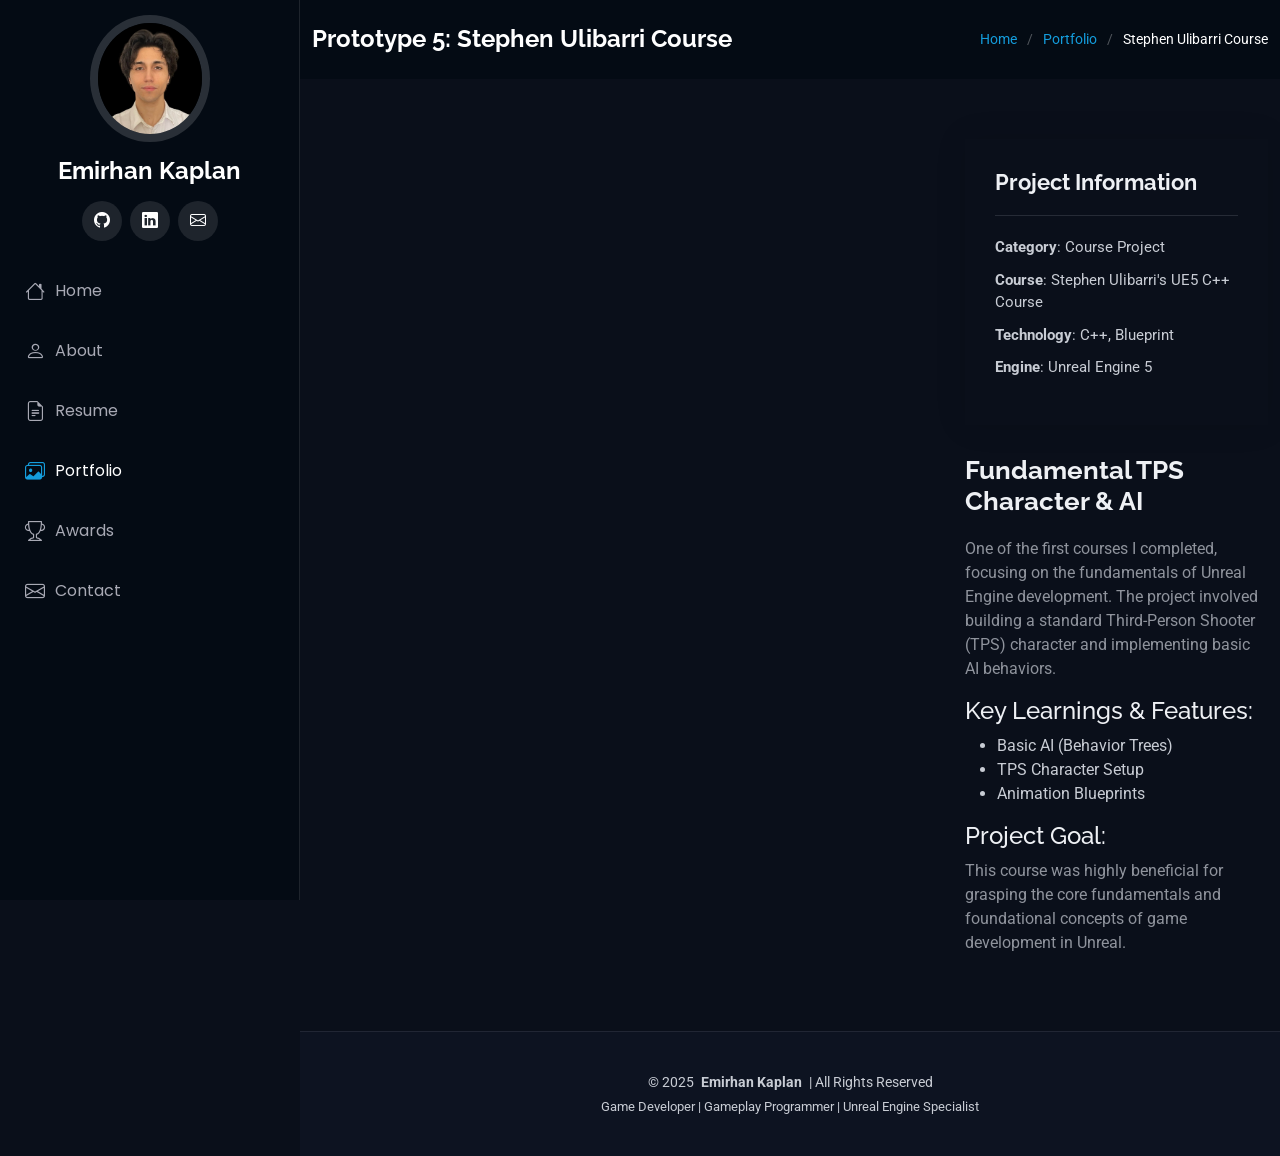
<file: project-prototype-5.html>
<!DOCTYPE html>
<html lang="en">

<head>
  <meta charset="utf-8">
  <meta content="width=device-width, initial-scale=1.0" name="viewport">
  <title>Prototype 5: Stephen Ulibarri Course - Emirhan Kaplan</title>
  <meta content="Project from Stephen Ulibarri's course focusing on fundamental AI and TPS character setup." name="description">
  <meta content="Prototype, Unreal Engine, AI, TPS, Animation Blueprint, Course" name="keywords">

  <link href="assets/img/favicon.png" rel="icon">
  <link href="assets/img/apple-touch-icon.png" rel="apple-touch-icon">

  <link href="https://fonts.googleapis.com" rel="preconnect">
  <link href="https://fonts.gstatic.com" rel="preconnect" crossorigin>
  <link href="https://fonts.googleapis.com/css2?family=Roboto:ital,wght@0,100;0,300;0,400;0,500;0,700;0,900;1,100;1,300;1,400;1,500;1,700;1,900&family=Poppins:ital,wght@0,100;0,200;0,300;0,400;0,500;0,600;0,700;0,800;0,900;1,100;1,200;1,300;1,400;1,500;1,600;1,700;1,800;1,900&family=Raleway:ital,wght@0,100;0,200;0,300;0,400;0,500;0,600;0,700;0,800;0,900;1,100;1,200;1,300;1,400;1,500;1,600;1,700;1,800;1,900&display=swap" rel="stylesheet">

  <link href="assets/vendor/bootstrap/css/bootstrap.min.css" rel="stylesheet">
  <link href="assets/vendor/bootstrap-icons/bootstrap-icons.css" rel="stylesheet">
  <link href="assets/vendor/aos/aos.css" rel="stylesheet">
  <link href="assets/vendor/glightbox/css/glightbox.min.css" rel="stylesheet">
  <link href="assets/vendor/swiper/swiper-bundle.min.css" rel="stylesheet">

  <link href="assets/css/main.css" rel="stylesheet">
</head>

<body class="portfolio-details-page">

  <header id="header" class="header dark-background d-flex flex-column">
    <i class="header-toggle d-xl-none bi bi-list"></i>

    <div class="profile-img">
      <img src="assets/img/my-profile-img.jpg" alt="" class="img-fluid rounded-circle">
    </div>

    <a href="index.html" class="logo d-flex align-items-center justify-content-center">
      <h1 class="sitename">Emirhan Kaplan</h1>
    </a>

    <div class="social-links text-center">
      <a href="https://github.com/Kaplanv1" target="_blank" class="github"><i class="bi bi-github"></i></a>
      <a href="https://www.linkedin.com/in/emirhankpln/" target="_blank" class="linkedin"><i class="bi bi-linkedin"></i></a>
      <a href="mailto:emirhankpln137@gmail.com" class="email"><i class="bi bi-envelope"></i></a>
    </div>

    <nav id="navmenu" class="navmenu">
      <ul>
        <li><a href="index.html#hero"><i class="bi bi-house navicon"></i>Home</a></li>
        <li><a href="index.html#about"><i class="bi bi-person navicon"></i> About</a></li>
        <li><a href="index.html#resume"><i class="bi bi-file-earmark-text navicon"></i> Resume</a></li>
        <li><a href="index.html#portfolio" class="active"><i class="bi bi-images navicon"></i> Portfolio</a></li>
        <li><a href="index.html#testimonials"><i class="bi bi-trophy navicon"></i> Awards</a></li>
        <li><a href="index.html#contact"><i class="bi bi-envelope navicon"></i> Contact</a></li>
      </ul>
    </nav>

  </header>

  <main class="main">

    <div class="page-title dark-background">
      <div class="container d-lg-flex justify-content-between align-items-center">
        <h1 class="mb-2 mb-lg-0">Prototype 5: Stephen Ulibarri Course</h1>
        <nav class="breadcrumbs">
          <ol>
            <li><a href="index.html">Home</a></li>
            <li><a href="index.html#portfolio">Portfolio</a></li>
            <li class="current">Stephen Ulibarri Course</li>
          </ol>
        </nav>
      </div>
    </div><section id="portfolio-details" class="portfolio-details section">

      <div class="container" data-aos="fade-up" data-aos-delay="100">

        <div class="row gy-4">

          <div class="col-lg-8">
            <iframe class="img-fluid" style="width: 100%; aspect-ratio: 16/9; border-radius: 10px;" src="https://www.youtube.com/embed/ESzmMUERppo" title="YouTube video player" frameborder="0" allow="accelerometer; autoplay; clipboard-write; encrypted-media; gyroscope; picture-in-picture; web-share" referrerpolicy="strict-origin-when-cross-origin" allowfullscreen>
            </iframe>
          </div>

          <div class="col-lg-4">
            <div class="portfolio-info" data-aos="fade-up" data-aos-delay="200">
              <h3>Project Information</h3>
              <ul>
                <li><strong>Category</strong>: Course Project</li>
                <li><strong>Course</strong>: Stephen Ulibarri's UE5 C++ Course</li>
                <li><strong>Technology</strong>: C++, Blueprint</li>
                <li><strong>Engine</strong>: Unreal Engine 5</li>
              </ul>
            </div>
            <div class="portfolio-description" data-aos="fade-up" data-aos-delay="300">
              <h2>Fundamental TPS Character & AI</h2>
              <p>
                One of the first courses I completed, focusing on the fundamentals of Unreal Engine development. The project involved building a standard Third-Person Shooter (TPS) character and implementing basic AI behaviors.
              </p>
              <h4>Key Learnings & Features:</h4>
              <ul>
                <li>Basic AI (Behavior Trees)</li>
                <li>TPS Character Setup</li>
                <li>Animation Blueprints</li>
              </ul>
              <h4>Project Goal:</h4>
              <p>
                This course was highly beneficial for grasping the core fundamentals and foundational concepts of game development in Unreal.
              </p>
            </div>
          </div>

        </div>

      </div>

    </section></main>

  <footer id="footer" class="footer position-relative light-background">
    <div class="container">
      <div class="copyright text-center ">
        <p>© 2025 <strong class="px-1 sitename">Emirhan Kaplan</strong> | All Rights Reserved</p>
      </div>
      <div class="credits">
        Game Developer | Gameplay Programmer | Unreal Engine Specialist
      </div>
    </div>
  </footer>

  <a href="#" id="scroll-top" class="scroll-top d-flex align-items-center justify-content-center"><i class="bi bi-arrow-up-short"></i></a>

  <div id="preloader"></div>

  <script src="assets/vendor/bootstrap/js/bootstrap.bundle.min.js"></script>
  <script src="assets/vendor/php-email-form/validate.js"></script>
  <script src="assets/vendor/aos/aos.js"></script>
  <script src="assets/vendor/typed.js/typed.umd.js"></script>
  <script src="assets/vendor/purecounter/purecounter_vanilla.js"></script>
  <script src="assets/vendor/waypoints/noframework.waypoints.js"></script>
  <script src="assets/vendor/glightbox/js/glightbox.min.js"></script>
  <script src="assets/vendor/imagesloaded/imagesloaded.pkgd.min.js"></script>
  <script src="assets/vendor/isotope-layout/isotope.pkgd.min.js"></script>
  <script src="assets/vendor/swiper/swiper-bundle.min.js"></script>

  <script src="assets/js/main.js"></script>

</body>

</html>
</file>
<file: assets/css/main.css>
/**
* Template Name: iPortfolio
* Template URL: https://bootstrapmade.com/iportfolio-bootstrap-portfolio-websites-template/
* Updated: Jun 29 2024 with Bootstrap v5.3.3
* Author: BootstrapMade.com
* License: https://bootstrapmade.com/license/
*/

/*--------------------------------------------------------------
# Font & Color Variables
# Help: https://bootstrapmade.com/color-system/
--------------------------------------------------------------*/
/* Fonts */
:root {
  --default-font: "Roboto",  system-ui, -apple-system, "Segoe UI", Roboto, "Helvetica Neue", Arial, "Noto Sans", "Liberation Sans", sans-serif, "Apple Color Emoji", "Segoe UI Emoji", "Segoe UI Symbol", "Noto Color Emoji";
  --heading-font: "Raleway",  sans-serif;
  --nav-font: "Poppins",  sans-serif;
}

/* Global Colors — Dark Theme */
:root { 
  --background-color: #0a0f1a;
  --default-color: #c8ccd4;
  --heading-color: #eef0f4;
  --accent-color: #149ddd;
  --surface-color: #111827;
  --contrast-color: #ffffff;
}

/* Nav Menu Colors */
:root {
  --nav-color: #a8a9b4;
  --nav-hover-color: #ffffff;
  --nav-mobile-background-color: #040b14;
  --nav-dropdown-background-color: #040b14;
  --nav-dropdown-color: #a8a9b4;
  --nav-dropdown-hover-color: #ffffff;
}

/* Color Presets */

.light-background {
  --background-color: #0d1321;
  --surface-color: #151d2e;
}

.dark-background {
  --background-color: #040b14;
  --default-color: #ffffff;
  --heading-color: #ffffff;
  --surface-color: #0a1120;
  --contrast-color: #ffffff;
}

/* Smooth scroll */
:root {
  scroll-behavior: smooth;
}

/*--------------------------------------------------------------
# General Styling & Shared Classes
--------------------------------------------------------------*/
body {
  color: var(--default-color);
  background-color: var(--background-color);
  font-family: var(--default-font);
}

a {
  color: var(--accent-color);
  text-decoration: none;
  transition: 0.3s;
}

a:hover {
  color: color-mix(in srgb, var(--accent-color), transparent 25%);
  text-decoration: none;
}

h1,
h2,
h3,
h4,
h5,
h6 {
  color: var(--heading-color);
  font-family: var(--heading-font);
}

/* PHP Email Form Messages
------------------------------*/
.php-email-form .error-message {
  display: none;
  background: #df1529;
  color: #ffffff;
  text-align: left;
  padding: 15px;
  margin-bottom: 24px;
  font-weight: 600;
}

.php-email-form .sent-message {
  display: none;
  color: #ffffff;
  background: #059652;
  text-align: center;
  padding: 15px;
  margin-bottom: 24px;
  font-weight: 600;
}

.php-email-form .loading {
  display: none;
  background: var(--surface-color);
  text-align: center;
  padding: 15px;
  margin-bottom: 24px;
}

.php-email-form .loading:before {
  content: "";
  display: inline-block;
  border-radius: 50%;
  width: 24px;
  height: 24px;
  margin: 0 10px -6px 0;
  border: 3px solid var(--accent-color);
  border-top-color: var(--surface-color);
  animation: php-email-form-loading 1s linear infinite;
}

@keyframes php-email-form-loading {
  0% {
    transform: rotate(0deg);
  }

  100% {
    transform: rotate(360deg);
  }
}

/*--------------------------------------------------------------
# Global Header
--------------------------------------------------------------*/
.header {
  color: var(--default-color);
  background-color: var(--background-color);
  position: fixed;
  top: 0;
  left: 0;
  bottom: 0;
  padding: 0 15px;
  width: 300px;
  transition: all ease-in-out 0.3s;
  overflow-y: auto;
  z-index: 997;
  border-right: 1px solid color-mix(in srgb, var(--default-color), transparent 90%);
}

.header .profile-img img {
  margin: 15px auto;
  display: block;
  width: 120px;
  border: 8px solid color-mix(in srgb, var(--default-color), transparent 85%);
}

.header .logo {
  line-height: 1;
  margin-bottom: 15px;
}

.header .logo img {
  max-height: 32px;
  margin-right: 8px;
}

.header .logo h1 {
  font-size: 24px;
  margin: 0;
  font-weight: 700;
  color: var(--heading-color);
}

.header .social-links {
  margin: 0 0 20px 0;
}

.header .social-links a {
  font-size: 16px;
  display: inline-flex;
  align-items: center;
  justify-content: center;
  background: color-mix(in srgb, var(--default-color), transparent 90%);
  color: var(--default-color);
  margin: 0 2px;
  border-radius: 50%;
  text-align: center;
  width: 40px;
  height: 40px;
  transition: 0.3s;
}

.header .social-links a:hover {
  color: var(--contrast-color);
  background: var(--accent-color);
}

@media (min-width: 1200px) {

  .header~main,
  .header~#footer {
    margin-left: 300px;
  }
}

@media (max-width: 1199px) {
  .header {
    left: -100%;
  }
}

.header.header-show {
  left: 0;
}

.header .header-toggle {
  color: var(--contrast-color);
  background-color: var(--accent-color);
  font-size: 22px;
  display: flex;
  align-items: center;
  justify-content: center;
  width: 40px;
  height: 40px;
  border-radius: 50%;
  cursor: pointer;
  position: fixed;
  top: 15px;
  right: 15px;
  z-index: 9999;
  transition: background-color 0.3s;
}

.header .header-toggle:hover {
  color: var(--contrast-color);
  background-color: color-mix(in srgb, var(--accent-color) 90%, white 15%);
}

/*--------------------------------------------------------------
# Navigation Menu
--------------------------------------------------------------*/
.mobile-nav-toggle {
  display: none;
}

.navmenu {
  padding: 0;
  z-index: 9997;
}

.navmenu ul {
  list-style: none;
  padding: 0 0 20px 0;
  margin: 0;
}

.navmenu a,
.navmenu a:focus {
  color: var(--nav-color);
  padding: 15px 10px;
  font-family: var(--nav-font);
  font-size: 16px;
  font-weight: 400;
  display: flex;
  align-items: center;
  white-space: nowrap;
  transition: 0.3s;
  width: 100%;
}

.navmenu a .navicon,
.navmenu a:focus .navicon {
  font-size: 20px;
  margin-right: 10px;
}

.navmenu a .toggle-dropdown,
.navmenu a:focus .toggle-dropdown {
  font-size: 12px;
  line-height: 0;
  margin-left: auto;
  width: 30px;
  height: 30px;
  display: flex;
  align-items: center;
  justify-content: center;
  border-radius: 50%;
  transition: 0.3s;
  flex-shrink: 0;
  background-color: color-mix(in srgb, var(--accent-color), transparent 90%);
}

.navmenu a .toggle-dropdown:hover,
.navmenu a:focus .toggle-dropdown:hover {
  background-color: var(--accent-color);
  color: var(--contrast-color);
}

.navmenu a:hover,
.navmenu .active,
.navmenu .active:focus {
  color: var(--nav-hover-color);
}

.navmenu a:hover .navicon,
.navmenu .active .navicon,
.navmenu .active:focus .navicon {
  color: var(--accent-color);
}

.navmenu .active .toggle-dropdown,
.navmenu .active:focus .toggle-dropdown {
  background-color: var(--accent-color);
  color: var(--contrast-color);
  transform: rotate(180deg);
}

.navmenu .dropdown {
  display: block;
}

.navmenu .dropdown a,
.navmenu .dropdown a:focus {
  color: --nav-dropdown-color;
}

.navmenu .dropdown a:hover,
.navmenu .dropdown .active,
.navmenu .dropdown .active:focus {
  color: var(--nav-dropdown-hover-color);
}

.navmenu .dropdown ul {
  position: static;
  display: none;
  z-index: 99;
  padding: 5px 10px;
  margin: 5px 10px;
  background-color: var(--nav-dropdown-background-color);
  border: 1px solid color-mix(in srgb, var(--default-color), transparent 90%);
  box-shadow: none;
  transition: all 0.5s ease-in-out;
}

.navmenu .dropdown ul ul {
  background-color: rgba(33, 37, 41, 0.1);
}

.navmenu .dropdown>.dropdown-active {
  display: block;
  background-color: rgba(33, 37, 41, 0.03);
}

/*--------------------------------------------------------------
# Global Footer
--------------------------------------------------------------*/
.footer {
  color: var(--default-color);
  background-color: var(--background-color);
  font-size: 14px;
  padding: 40px 0;
  position: relative;
  border-top: 1px solid color-mix(in srgb, var(--default-color), transparent 90%);
}

.footer .copyright p {
  margin-bottom: 0;
}

.footer .credits {
  margin-top: 4px;
  font-size: 13px;
  text-align: center;
}

/*--------------------------------------------------------------
# Preloader
--------------------------------------------------------------*/
#preloader {
  position: fixed;
  inset: 0;
  z-index: 999999;
  overflow: hidden;
  background: var(--background-color);
  transition: all 0.6s ease-out;
}

#preloader:before {
  content: "";
  position: fixed;
  top: calc(50% - 30px);
  left: calc(50% - 30px);
  border: 6px solid #ffffff;
  border-color: var(--accent-color) transparent var(--accent-color) transparent;
  border-radius: 50%;
  width: 60px;
  height: 60px;
  animation: animate-preloader 1.5s linear infinite;
}

@keyframes animate-preloader {
  0% {
    transform: rotate(0deg);
  }

  100% {
    transform: rotate(360deg);
  }
}

/*--------------------------------------------------------------
# Scroll Top Button
--------------------------------------------------------------*/
.scroll-top {
  position: fixed;
  visibility: hidden;
  opacity: 0;
  right: 15px;
  bottom: -15px;
  z-index: 99999;
  background-color: var(--accent-color);
  width: 44px;
  height: 44px;
  border-radius: 50px;
  transition: all 0.4s;
}

.scroll-top i {
  font-size: 24px;
  color: var(--contrast-color);
  line-height: 0;
}

.scroll-top:hover {
  background-color: color-mix(in srgb, var(--accent-color), transparent 20%);
  color: var(--contrast-color);
}

.scroll-top.active {
  visibility: visible;
  opacity: 1;
  bottom: 15px;
}

/*--------------------------------------------------------------
# Disable aos animation delay on mobile devices
--------------------------------------------------------------*/
@media screen and (max-width: 768px) {
  [data-aos-delay] {
    transition-delay: 0 !important;
  }
}

/*--------------------------------------------------------------
# Global Page Titles & Breadcrumbs
--------------------------------------------------------------*/
.page-title {
  color: var(--default-color);
  background-color: var(--background-color);
  padding: 25px 0;
  position: relative;
}

.page-title h1 {
  font-size: 24px;
  font-weight: 700;
}

.page-title .breadcrumbs ol {
  display: flex;
  flex-wrap: wrap;
  list-style: none;
  padding: 0;
  margin: 0;
  font-size: 14px;
  font-weight: 400;
}

.page-title .breadcrumbs ol li+li {
  padding-left: 10px;
}

.page-title .breadcrumbs ol li+li::before {
  content: "/";
  display: inline-block;
  padding-right: 10px;
  color: color-mix(in srgb, var(--default-color), transparent 70%);
}

/*--------------------------------------------------------------
# Global Sections
--------------------------------------------------------------*/
section,
.section {
  color: var(--default-color);
  background-color: var(--background-color);
  padding: 60px 0;
  overflow: clip;
}

/*--------------------------------------------------------------
# Global Section Titles
--------------------------------------------------------------*/
.section-title {
  padding-bottom: 60px;
  position: relative;
}

.section-title h2 {
  font-size: 32px;
  font-weight: 700;
  margin-bottom: 20px;
  padding-bottom: 20px;
  position: relative;
}

.section-title h2:after {
  content: "";
  position: absolute;
  display: block;
  width: 50px;
  height: 3px;
  background: var(--accent-color);
  left: 0;
  bottom: 0;
}

.section-title p {
  margin-bottom: 0;
}

/*--------------------------------------------------------------
# Hero Section
--------------------------------------------------------------*/
.hero {
  width: 100%;
  min-height: 100vh;
  position: relative;
  padding: 80px 0;
  display: flex;
  align-items: center;
  justify-content: center;
}

.hero img {
  position: absolute;
  inset: 0;
  display: block;
  width: 100%;
  height: 100%;
  object-fit: cover;
  z-index: 1;
}

.hero:before {
  content: "";
  background: color-mix(in srgb, var(--background-color), transparent 70%);
  position: absolute;
  inset: 0;
  z-index: 2;
}

.hero .container {
  position: relative;
  z-index: 3;
}

.hero h2 {
  margin: 0;
  font-size: 64px;
  font-weight: 700;
}

.hero p {
  margin: 5px 0 0 0;
  font-size: 26px;
}

.hero p span {
  letter-spacing: 1px;
  border-bottom: 2px solid var(--accent-color);
}

.hero .social-links {
  margin-top: 25px;
}

.hero .social-links a {
  font-size: 24px;
  display: inline-block;
  color: color-mix(in srgb, var(--default-color), transparent 50%);
  line-height: 1;
  margin-right: 20px;
  transition: 0.3s;
}

.hero .social-links a:hover {
  color: var(--accent-color);
}

@media (max-width: 768px) {
  .hero h2 {
    font-size: 32px;
  }

  .hero p {
    font-size: 20px;
  }
}

/*--------------------------------------------------------------
# About Section
--------------------------------------------------------------*/
.about .content h2 {
  font-weight: 700;
  font-size: 24px;
}

.about .content ul {
  list-style: none;
  padding: 0;
}

.about .content ul li {
  margin-bottom: 20px;
  display: flex;
  align-items: center;
}

.about .content ul strong {
  margin-right: 10px;
}

.about .content ul i {
  font-size: 16px;
  margin-right: 5px;
  color: var(--accent-color);
  line-height: 0;
}

/*--------------------------------------------------------------
# Stats Section
--------------------------------------------------------------*/
.stats .stats-item {
  padding: 30px;
  width: 100%;
}

.stats .stats-item i {
  color: var(--accent-color);
  display: block;
  font-size: 44px;
  float: left;
  line-height: 0;
}

.stats .stats-item .purecounter {
  color: var(--heading-color);
  font-size: 48px;
  line-height: 40px;
  display: block;
  font-weight: 700;
  margin-left: 60px;
}

.stats .stats-item p {
  color: color-mix(in srgb, var(--default-color), transparent 40%);
  padding: 15px 0 0 0;
  margin: 0 0 0 60px;
  font-family: var(--heading-font);
  font-size: 14px;
}

/*--------------------------------------------------------------
# Skills Section
--------------------------------------------------------------*/
.skills .progress {
  height: 60px;
  display: block;
  background: none;
  border-radius: 0;
}

.skills .progress .skill {
  color: var(--heading-color);
  padding: 0;
  margin: 0 0 6px 0;
  text-transform: uppercase;
  display: block;
  font-weight: 600;
  font-family: var(--heading-font);
}

.skills .progress .skill .val {
  float: right;
  font-style: normal;
}

.skills .progress-bar-wrap {
  background: color-mix(in srgb, var(--default-color), transparent 90%);
  height: 10px;
}

.skills .progress-bar {
  width: 1px;
  height: 10px;
  transition: 0.9s;
  background-color: var(--accent-color);
}

/*--------------------------------------------------------------
# Resume Section
--------------------------------------------------------------*/
.resume-download-btn {
  display: inline-block;
  background: var(--accent-color);
  color: var(--contrast-color);
  padding: 10px 24px;
  border-radius: 50px;
  font-weight: 500;
  transition: 0.3s;
  box-shadow: 0 4px 15px rgba(20, 157, 221, 0.3);
}

.resume-download-btn:hover {
  background: color-mix(in srgb, var(--accent-color), transparent 20%);
  color: var(--contrast-color);
  transform: translateY(-2px);
  box-shadow: 0 6px 20px rgba(20, 157, 221, 0.4);
}

.resume .resume-title {
  color: var(--heading-color);
  font-size: 26px;
  font-weight: 700;
  margin-top: 20px;
  margin-bottom: 20px;
}

.resume .resume-item {
  padding: 0 0 20px 20px;
  margin-top: -2px;
  border-left: 2px solid var(--accent-color);
  position: relative;
}

.resume .resume-item h4 {
  line-height: 18px;
  font-size: 18px;
  font-weight: 600;
  text-transform: uppercase;
  color: color-mix(in srgb, var(--default-color), transparent 20%);
  margin-bottom: 10px;
}

.resume .resume-item h5 {
  font-size: 16px;
  padding: 5px 15px;
  display: inline-block;
  font-weight: 600;
  margin-bottom: 10px;
}

.resume .resume-item ul {
  padding-left: 20px;
}

.resume .resume-item ul li {
  padding-bottom: 10px;
}

.resume .resume-item:last-child {
  padding-bottom: 0;
}

.resume .resume-item::before {
  content: "";
  position: absolute;
  width: 16px;
  height: 16px;
  border-radius: 50px;
  left: -9px;
  top: 0;
  background: var(--background-color);
  border: 2px solid var(--accent-color);
}

/*--------------------------------------------------------------
# Portfolio Section
--------------------------------------------------------------*/
.portfolio .portfolio-filters {
  padding: 0;
  margin: 0 auto 20px auto;
  list-style: none;
  text-align: center;
}

.portfolio .portfolio-filters li {
  cursor: pointer;
  display: inline-block;
  padding: 0;
  font-size: 14px;
  font-weight: 400;
  margin: 0 10px;
  line-height: 1;
  text-transform: uppercase;
  margin-bottom: 10px;
  transition: all 0.3s ease-in-out;
}

.portfolio .portfolio-filters li:hover,
.portfolio .portfolio-filters li.filter-active {
  color: var(--accent-color);
}

.portfolio .portfolio-filters li:first-child {
  margin-left: 0;
}

.portfolio .portfolio-filters li:last-child {
  margin-right: 0;
}

@media (max-width: 575px) {
  .portfolio .portfolio-filters li {
    font-size: 14px;
    margin: 0 5px;
  }
}

.portfolio .portfolio-content {
  position: relative;
  overflow: hidden;
  background: var(--surface-color);
  border-radius: 12px;
  border: 1px solid rgba(255,255,255,0.06);
  box-shadow: 0 4px 20px rgba(0,0,0,0.3);
  transition: all 0.3s ease;
}

.portfolio .portfolio-content:hover {
  transform: translateY(-3px);
  box-shadow: 0 8px 30px rgba(0,0,0,0.5);
}

.portfolio .portfolio-content img {
  transition: 0.3s;
}

.portfolio .portfolio-content .portfolio-info {
  opacity: 0;
  position: absolute;
  inset: 0;
  z-index: 3;
  transition: all ease-in-out 0.3s;
  background: rgba(0, 0, 0, 0.6);
  padding: 15px;
}

.portfolio .portfolio-content .portfolio-info h4 {
  font-size: 14px;
  padding: 5px 10px;
  font-weight: 400;
  color: #ffffff;
  display: inline-block;
  background-color: var(--accent-color);
}

.portfolio .portfolio-content .portfolio-info p {
  position: absolute;
  bottom: 10px;
  text-align: center;
  display: inline-block;
  left: 0;
  right: 0;
  font-size: 16px;
  font-weight: 600;
  color: rgba(255, 255, 255, 0.8);
}

.portfolio .portfolio-content .portfolio-info .preview-link,
.portfolio .portfolio-content .portfolio-info .details-link {
  position: absolute;
  left: calc(50% - 40px);
  font-size: 26px;
  top: calc(50% - 14px);
  color: #fff;
  transition: 0.3s;
  line-height: 1.2;
}

.portfolio .portfolio-content .portfolio-info .preview-link:hover,
.portfolio .portfolio-content .portfolio-info .details-link:hover {
  color: var(--accent-color);
}

.portfolio .portfolio-content .portfolio-info .details-link {
  left: 50%;
  font-size: 34px;
  line-height: 0;
}

.portfolio .portfolio-content:hover .portfolio-info {
  opacity: 1;
}

.portfolio .portfolio-content:hover img {
  transform: scale(1.1);
}

/*--------------------------------------------------------------
# Services Section
--------------------------------------------------------------*/
.services .service-item {
  position: relative;
}

.services .service-item .icon {
  background: var(--accent-color);
  display: flex;
  align-items: center;
  justify-content: center;
  width: 54px;
  height: 54px;
  border-radius: 50%;
  transition: 0.5s;
  border: 1px solid var(--accent-color);
  margin-right: 20px;
}

.services .service-item .icon i {
  color: var(--contrast-color);
  font-size: 24px;
  line-height: 0;
}

.services .service-item:hover .icon {
  background: var(--surface-color);
}

.services .service-item:hover .icon i {
  color: var(--accent-color);
}

.services .service-item .title {
  font-weight: 700;
  margin-bottom: 15px;
  font-size: 18px;
}

.services .service-item .title a {
  color: var(--heading-color);
}

.services .service-item .title a:hover {
  color: var(--accent-color);
}

.services .service-item .description {
  line-height: 24px;
  font-size: 14px;
}

/*--------------------------------------------------------------
# Testimonials Section
--------------------------------------------------------------*/
.testimonials .testimonials-carousel,
.testimonials .testimonials-slider {
  overflow: hidden;
}

.testimonials .testimonial-item {
  box-sizing: content-box;
  text-align: center;
  min-height: 320px;
}

.testimonials .testimonial-item .testimonial-img {
  width: 90px;
  border-radius: 50%;
  margin: 0 auto;
}

.testimonials .testimonial-item h3 {
  font-size: 18px;
  font-weight: bold;
  margin: 10px 0 5px 0;
}

.testimonials .testimonial-item h4 {
  font-size: 14px;
  color: color-mix(in srgb, var(--default-color), transparent 20%);
  margin: 0;
}

.testimonials .testimonial-item .quote-icon-left,
.testimonials .testimonial-item .quote-icon-right {
  color: color-mix(in srgb, var(--accent-color), transparent 40%);
  font-size: 26px;
  line-height: 0;
}

.testimonials .testimonial-item .quote-icon-left {
  display: inline-block;
  left: -5px;
  position: relative;
}

.testimonials .testimonial-item .quote-icon-right {
  display: inline-block;
  right: -5px;
  position: relative;
  top: 10px;
  transform: scale(-1, -1);
}

.testimonials .testimonial-item p {
  font-style: italic;
  margin: 0 15px 15px 15px;
  padding: 20px;
  background-color: var(--surface-color);
  position: relative;
  margin-bottom: 35px;
  border-radius: 6px;
  box-shadow: 0px 2px 15px rgba(0, 0, 0, 0.1);
}

.testimonials .testimonial-item p::after {
  content: "";
  width: 0;
  height: 0;
  border-top: 20px solid var(--surface-color);
  border-right: 20px solid transparent;
  border-left: 20px solid transparent;
  position: absolute;
  bottom: -20px;
  left: calc(50% - 20px);
}

.testimonials .swiper-wrapper {
  height: auto;
}

.testimonials .swiper-pagination {
  margin-top: 40px;
  position: relative;
}

.testimonials .swiper-pagination .swiper-pagination-bullet {
  width: 12px;
  height: 12px;
  background-color: var(--background-color);
  opacity: 1;
  border: 1px solid var(--accent-color);
}

.testimonials .swiper-pagination .swiper-pagination-bullet-active {
  background-color: var(--accent-color);
}

/*--------------------------------------------------------------
# Contact Section
--------------------------------------------------------------*/
.contact .info-wrap {
  background-color: var(--surface-color);
  box-shadow: 0px 0px 20px rgba(0, 0, 0, 0.1);
  padding: 30px;
}

@media (max-width: 575px) {
  .contact .info-wrap {
    padding: 20px;
  }
}

.contact .info-item {
  margin-bottom: 40px;
}

.contact .info-item i {
  font-size: 20px;
  color: var(--accent-color);
  background: color-mix(in srgb, var(--accent-color), transparent 92%);
  width: 44px;
  height: 44px;
  display: flex;
  justify-content: center;
  align-items: center;
  border-radius: 50px;
  transition: all 0.3s ease-in-out;
  margin-right: 15px;
}

.contact .info-item h3 {
  padding: 0;
  font-size: 18px;
  font-weight: 700;
  margin-bottom: 5px;
}

.contact .info-item p {
  padding: 0;
  margin-bottom: 0;
  font-size: 14px;
}

.contact .info-item:hover i {
  background: var(--accent-color);
  color: var(--contrast-color);
}

.contact .php-email-form {
  background-color: var(--surface-color);
  height: 100%;
  padding: 30px;
  box-shadow: 0px 0px 20px rgba(0, 0, 0, 0.1);
}

@media (max-width: 575px) {
  .contact .php-email-form {
    padding: 20px;
  }
}

.contact .php-email-form input[type=text],
.contact .php-email-form input[type=email],
.contact .php-email-form textarea {
  font-size: 14px;
  padding: 10px 15px;
  box-shadow: none;
  border-radius: 0;
  color: var(--default-color);
  background-color: var(--surface-color);
  border-color: color-mix(in srgb, var(--default-color), transparent 80%);
}

.contact .php-email-form input[type=text]:focus,
.contact .php-email-form input[type=email]:focus,
.contact .php-email-form textarea:focus {
  border-color: var(--accent-color);
}

.contact .php-email-form input[type=text]::placeholder,
.contact .php-email-form input[type=email]::placeholder,
.contact .php-email-form textarea::placeholder {
  color: color-mix(in srgb, var(--default-color), transparent 70%);
}

.contact .php-email-form button[type=submit] {
  color: var(--contrast-color);
  background: var(--accent-color);
  border: 0;
  padding: 10px 30px;
  transition: 0.4s;
  border-radius: 50px;
}

.contact .php-email-form button[type=submit]:hover {
  background: color-mix(in srgb, var(--accent-color), transparent 25%);
}

/*--------------------------------------------------------------
# Portfolio Details Section
--------------------------------------------------------------*/
.portfolio-details .portfolio-details-slider img {
  width: 100%;
}

.portfolio-details .portfolio-details-slider .swiper-pagination {
  margin-top: 20px;
  position: relative;
}

.portfolio-details .portfolio-details-slider .swiper-pagination .swiper-pagination-bullet {
  width: 12px;
  height: 12px;
  background-color: color-mix(in srgb, var(--default-color), transparent 85%);
  opacity: 1;
}

.portfolio-details .portfolio-details-slider .swiper-pagination .swiper-pagination-bullet-active {
  background-color: var(--accent-color);
}

.portfolio-details .portfolio-info {
  padding: 30px;
  box-shadow: 0px 0 30px rgba(0, 0, 0, 0.1);
}

.portfolio-details .portfolio-info h3 {
  font-size: 22px;
  font-weight: 700;
  margin-bottom: 20px;
  padding-bottom: 20px;
  border-bottom: 1px solid color-mix(in srgb, var(--default-color), transparent 85%);
}

.portfolio-details .portfolio-info ul {
  list-style: none;
  padding: 0;
  font-size: 15px;
}

.portfolio-details .portfolio-info ul li+li {
  margin-top: 10px;
}

.portfolio-details .portfolio-description {
  padding-top: 30px;
}

.portfolio-details .portfolio-description h2 {
  font-size: 26px;
  font-weight: 700;
  margin-bottom: 20px;
}

.portfolio-details .portfolio-description p {
  padding: 0;
  color: color-mix(in srgb, var(--default-color), transparent 30%);
}

/*--------------------------------------------------------------
# Service Details Section
--------------------------------------------------------------*/
.service-details .services-list {
  padding: 10px 30px;
  border: 1px solid color-mix(in srgb, var(--default-color), transparent 90%);
  margin-bottom: 20px;
}

.service-details .services-list a {
  display: block;
  line-height: 1;
  padding: 8px 0 8px 15px;
  border-left: 3px solid color-mix(in srgb, var(--default-color), transparent 70%);
  margin: 20px 0;
  color: color-mix(in srgb, var(--default-color), transparent 20%);
  transition: 0.3s;
}

.service-details .services-list a.active {
  color: var(--heading-color);
  font-weight: 700;
  border-color: var(--accent-color);
}

.service-details .services-list a:hover {
  border-color: var(--accent-color);
}

.service-details .services-img {
  margin-bottom: 20px;
}

.service-details h3 {
  font-size: 26px;
  font-weight: 700;
}

.service-details h4 {
  font-size: 20px;
  font-weight: 700;
}

.service-details p {
  font-size: 15px;
}

.service-details ul {
  list-style: none;
  padding: 0;
  font-size: 15px;
}

.service-details ul li {
  padding: 5px 0;
  display: flex;
  align-items: center;
}

.service-details ul i {
  font-size: 20px;
  margin-right: 8px;
  color: var(--accent-color);
}

/*--------------------------------------------------------------
# Starter Section Section
--------------------------------------------------------------*/
.starter-section {
  /* Add your styles here */
}
</file>
